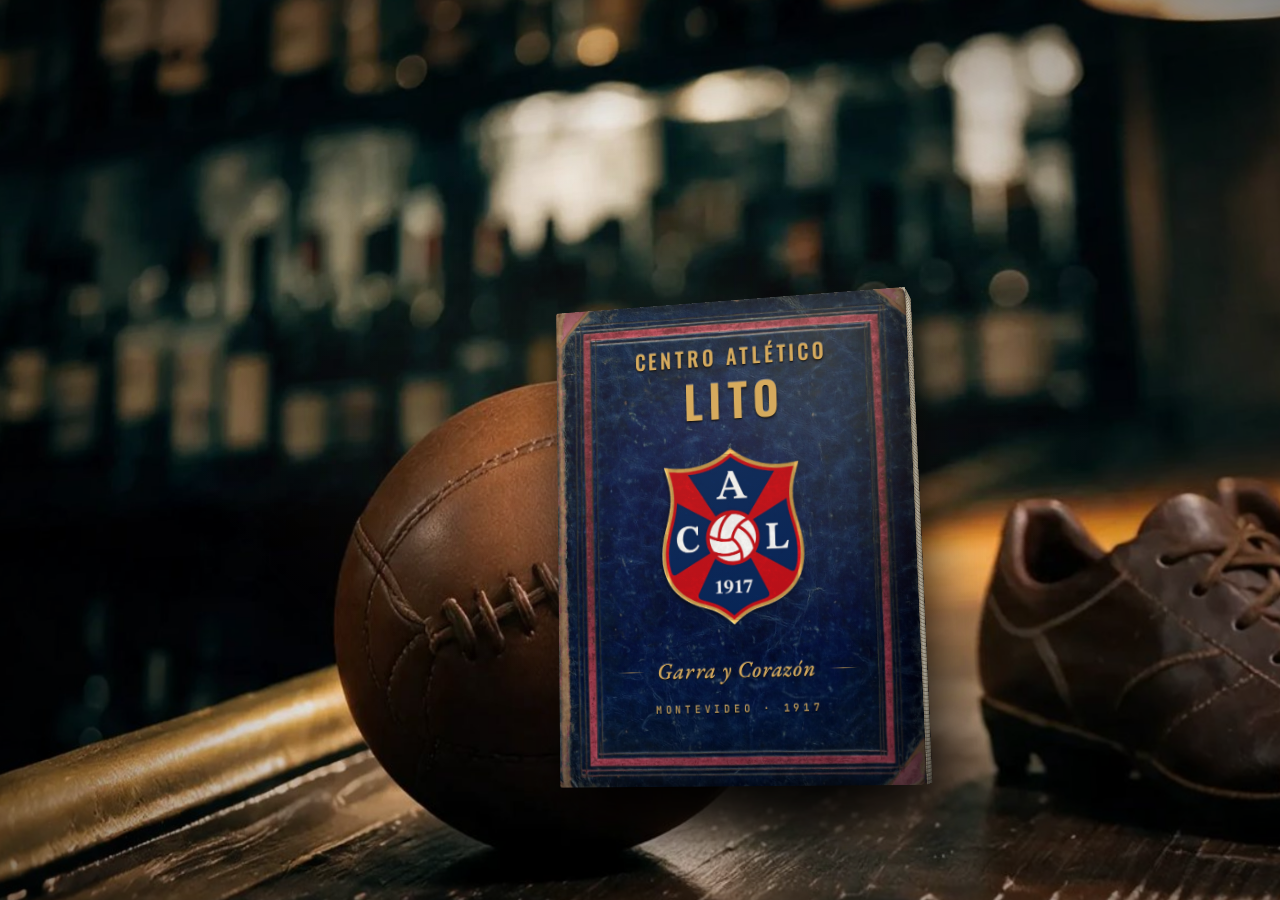
<file: index.html>
<!DOCTYPE html>
<html lang="es-UY">
<head>
<meta charset="utf-8">
<meta name="viewport" content="width=device-width, initial-scale=1">
<title>El libro del club · Centro Atlético Lito</title>
<meta name="description" content="Sitio oficial del Centro Atlético Lito: historia, plantel, fixture, noticias y socios. Montevideo, desde 1917.">
<meta name="robots" content="noindex, nofollow">
<link rel="canonical" href="https://jiconnolly.github.io/lito2/">
<meta property="og:title" content="El libro del club · Centro Atlético Lito">
<meta property="og:description" content="Sitio oficial del Centro Atlético Lito: historia, plantel, fixture, noticias y socios. Montevideo, desde 1917.">
<meta property="og:type" content="website">
<meta property="og:locale" content="es_UY">
<meta property="og:site_name" content="Centro Atlético Lito">
<meta property="og:url" content="https://jiconnolly.github.io/lito2/">
<meta property="og:image" content="https://jiconnolly.github.io/lito2/assets/img/og.png?v=2">
<meta property="og:image:width" content="1200">
<meta property="og:image:height" content="630">
<meta property="og:image:alt" content="Escudo del Centro Atlético Lito">
<meta name="twitter:card" content="summary_large_image">
<meta name="twitter:image" content="https://jiconnolly.github.io/lito2/assets/img/og.png?v=2">
<meta name="theme-color" content="#0F1A40">
<link rel="icon" href="assets/img/favicon.png?v=2">
<link rel="apple-touch-icon" href="assets/img/escudo-180.png?v=2">
<link rel="preconnect" href="https://fonts.googleapis.com">
<link rel="preconnect" href="https://fonts.gstatic.com" crossorigin>
<link href="https://fonts.googleapis.com/css2?family=Oswald:wght@300;400;500;600;700&family=EB+Garamond:ital,wght@0,400;0,500;0,600;1,400;1,500&family=Pinyon+Script&family=Manrope:wght@400;500;600;700&family=JetBrains+Mono:wght@500&display=swap" rel="stylesheet">
<link rel="stylesheet" href="assets/css/main.css">
</head>
<body>
<a class="saltar" href="#contenido">Ir al contenido</a>

<div class="escena" data-escena>
  <button class="abrir-libro" type="button" data-abrir>Abrir el libro del club</button>
  <div class="camara" data-camara>
    <div class="tablero"></div>
    <div class="mesa">
      <div class="sombra"></div>
      <div class="libro" data-libro>

      <span class="cara-lomo" aria-hidden="true"></span>
      <span class="cara-cabeza" aria-hidden="true"></span>
      <span class="cara-canto" aria-hidden="true"></span>
      <div class="contratapa" aria-hidden="true"></div>

    <div class="hoja-indice">
      <h1>El libro del club</h1>
      <p class="sello">Centro Atlético Lito · Montevideo · 1917</p>
      <div class="regla"></div>
      <ul class="indice">
        <li>
          <a href="club.html">
            <span class="romano">I</span>
            <span class="titulo">El club</span>
            <span class="apunte">De 1917 a hoy</span>
          </a>
        </li>
        <li>
          <a href="plantel.html">
            <span class="romano">II</span>
            <span class="titulo">Plantel</span>
            <span class="apunte">Primer equipo y formativas</span>
          </a>
        </li>
        <li>
          <a href="fixture.html">
            <span class="romano">III</span>
            <span class="titulo">Fixture y tabla</span>
            <span class="apunte">Domingo a domingo</span>
          </a>
        </li>
        <li>
          <a href="noticias.html">
            <span class="romano">IV</span>
            <span class="titulo">Noticias</span>
            <span class="apunte">Partes de prensa</span>
          </a>
        </li>
        <li>
          <a href="galeria.html">
            <span class="romano">V</span>
            <span class="titulo">Galería</span>
            <span class="apunte">Fotos del plantel y los partidos</span>
          </a>
        </li>
        <li>
          <a href="proyecto.html">
            <span class="romano">VI</span>
            <span class="titulo">El próximo capítulo</span>
            <span class="apunte">La cancha nueva</span>
          </a>
        </li>
        <li>
          <a href="socios.html">
            <span class="romano">VII</span>
            <span class="titulo">Hacete socio</span>
            <span class="apunte">Cuotas y alta</span>
          </a>
        </li>
        <li>
          <a href="contacto.html">
            <span class="romano">VIII</span>
            <span class="titulo">Contacto</span>
            <span class="apunte">Sede, prensa y marca</span>
          </a>
        </li>
      </ul>
      <p class="indice-pie">
        <span>Tomo del club · 2026</span>
        <a href="socios.html">Hacete socio</a>
      </p>
      <div class="marcas">
        <img src="assets/img/marcas/auf.png" alt="Asociación Uruguaya de Fútbol" width="111" height="180" loading="lazy">
        <img src="assets/img/marcas/mgr.png" alt="MGR Sport" width="342" height="110" loading="lazy">
        <img src="assets/img/marcas/enas.png" alt="ENAS" width="509" height="100" loading="lazy">
        <img src="assets/img/marcas/pinuccio.png" alt="Pinuccio Trattoria" width="279" height="130" loading="lazy">
      </div>
    </div>

    <div class="tapa">
      <span class="cara cara-frente" aria-hidden="true">
        <span class="grabado-arriba">Centro Atlético<b class="nombre">Lito</b></span>
        <img class="escudo-tapa" src="assets/img/escudo-tapa.png" alt="Escudo del Centro Atlético Lito" width="760" height="911" fetchpriority="high">
        <span class="lema">Garra y Corazón</span>
        <span class="grabado-abajo">Montevideo · 1917</span>
      </span>
      <span class="cara cara-dorso">
        <div class="cancion">
          <p class="cancion-rotulo">Canción oficial</p>
          <div class="cancion-letra">
            <p><span class="inicial">L</span>ito querido,<br>
              cuadro invencible,<br>
              fuerte, aguerrido e irresistible.</p>
            <p>Siempre Centro Lito adelante,<br>
              triunfante, triunfante,<br>
              porque tiene garra y corazón,<br>
              campeón, campeón.</p>
            <p>Que proclaman tus parciales,<br>
              que son inmortales,<br>
              tu gloria y honor.</p>
          </div>
          <p class="cancion-pie">Centro Atlético Lito · Montevideo · 1917</p>
        </div>
      </span>
    </div>

    <div class="hoja-vuelta" aria-hidden="true"></div>

      </div>
    </div>
  </div>

  </div>
</div>

<script src="assets/js/main.js"></script>
</body>
</html>
</file>
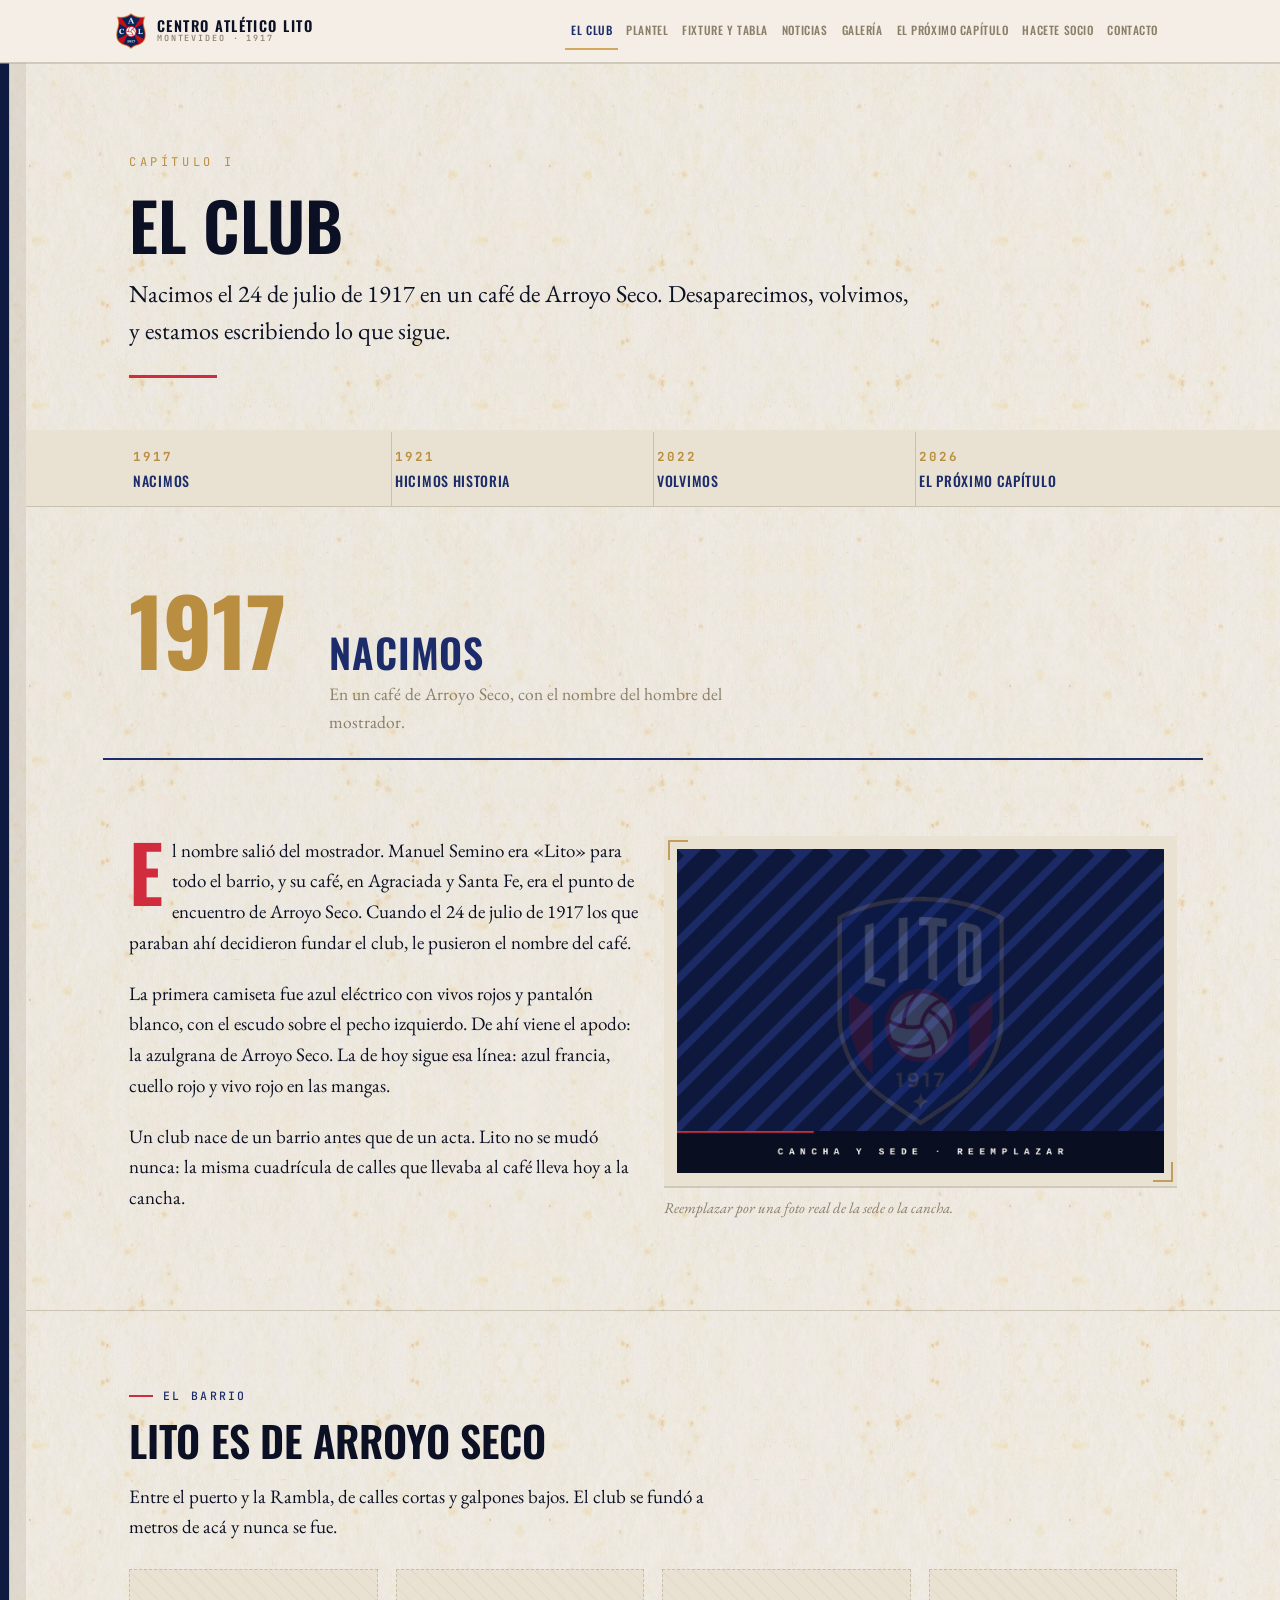
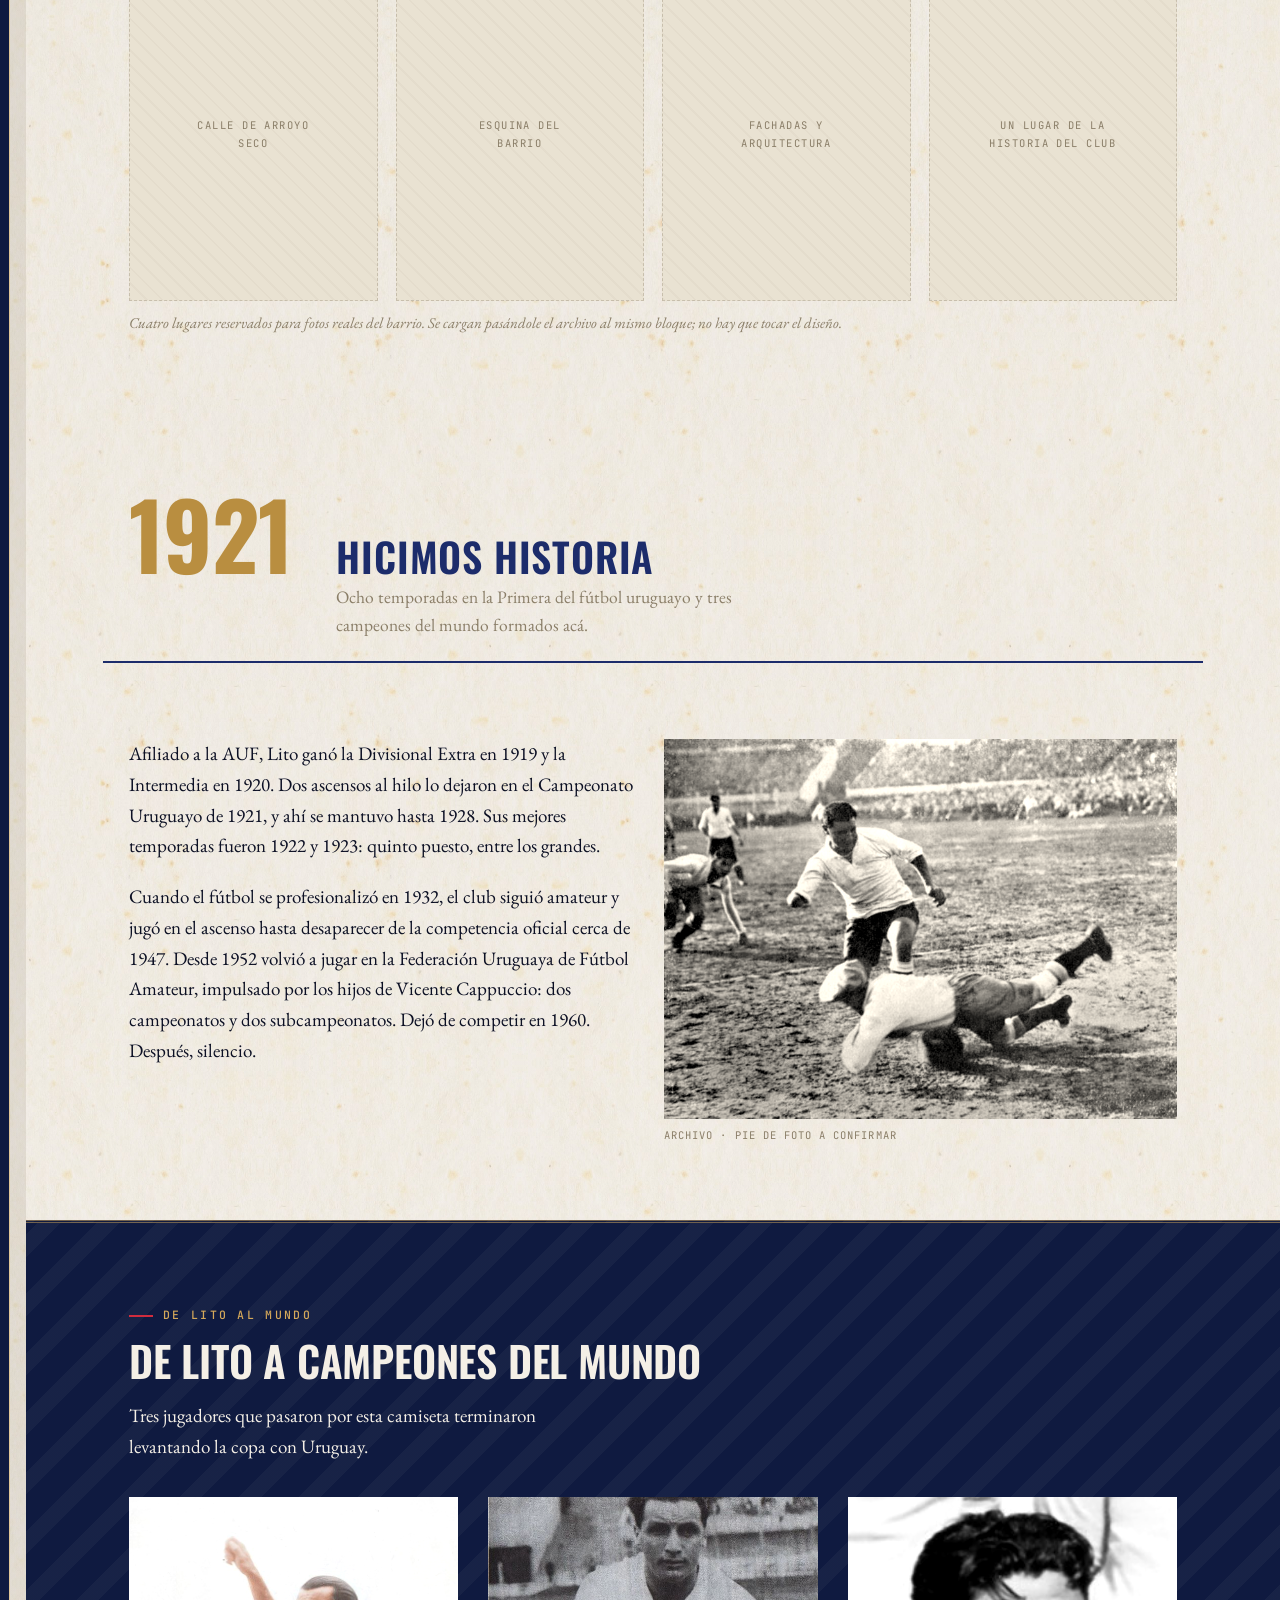
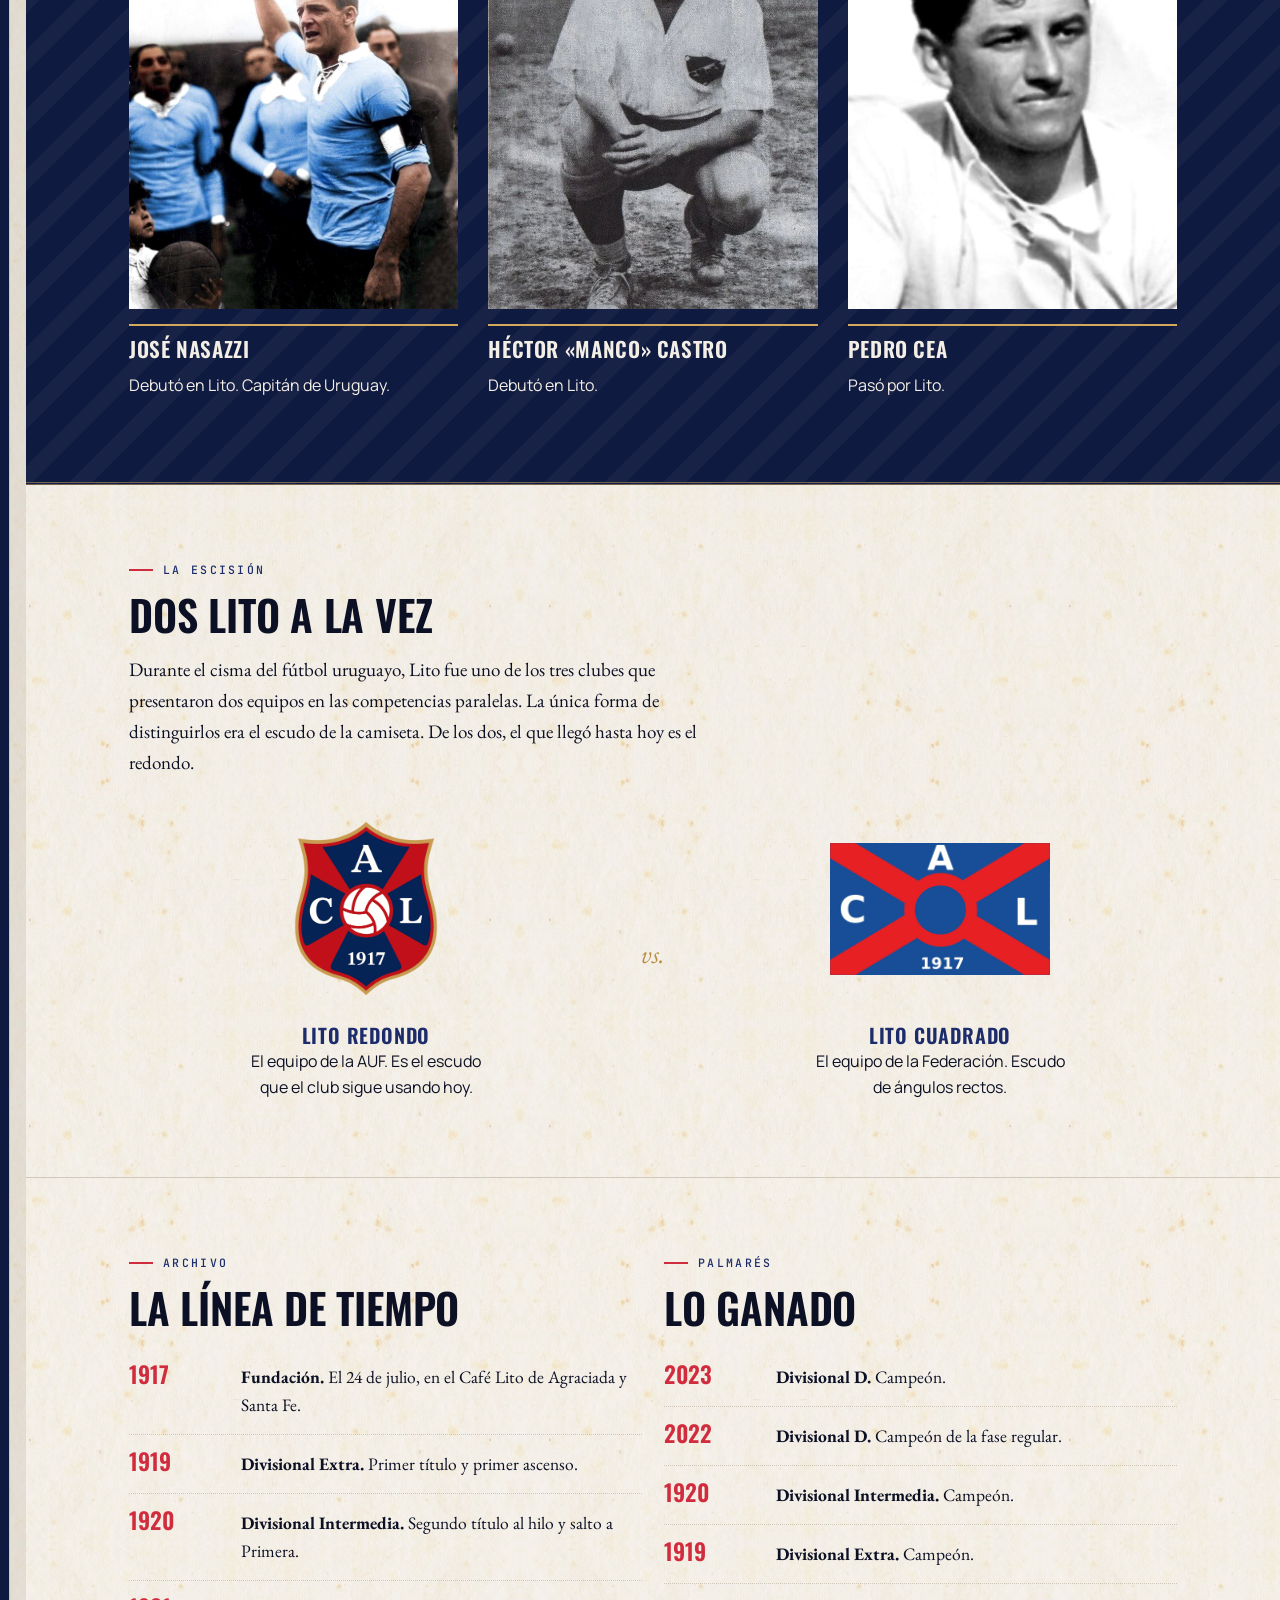
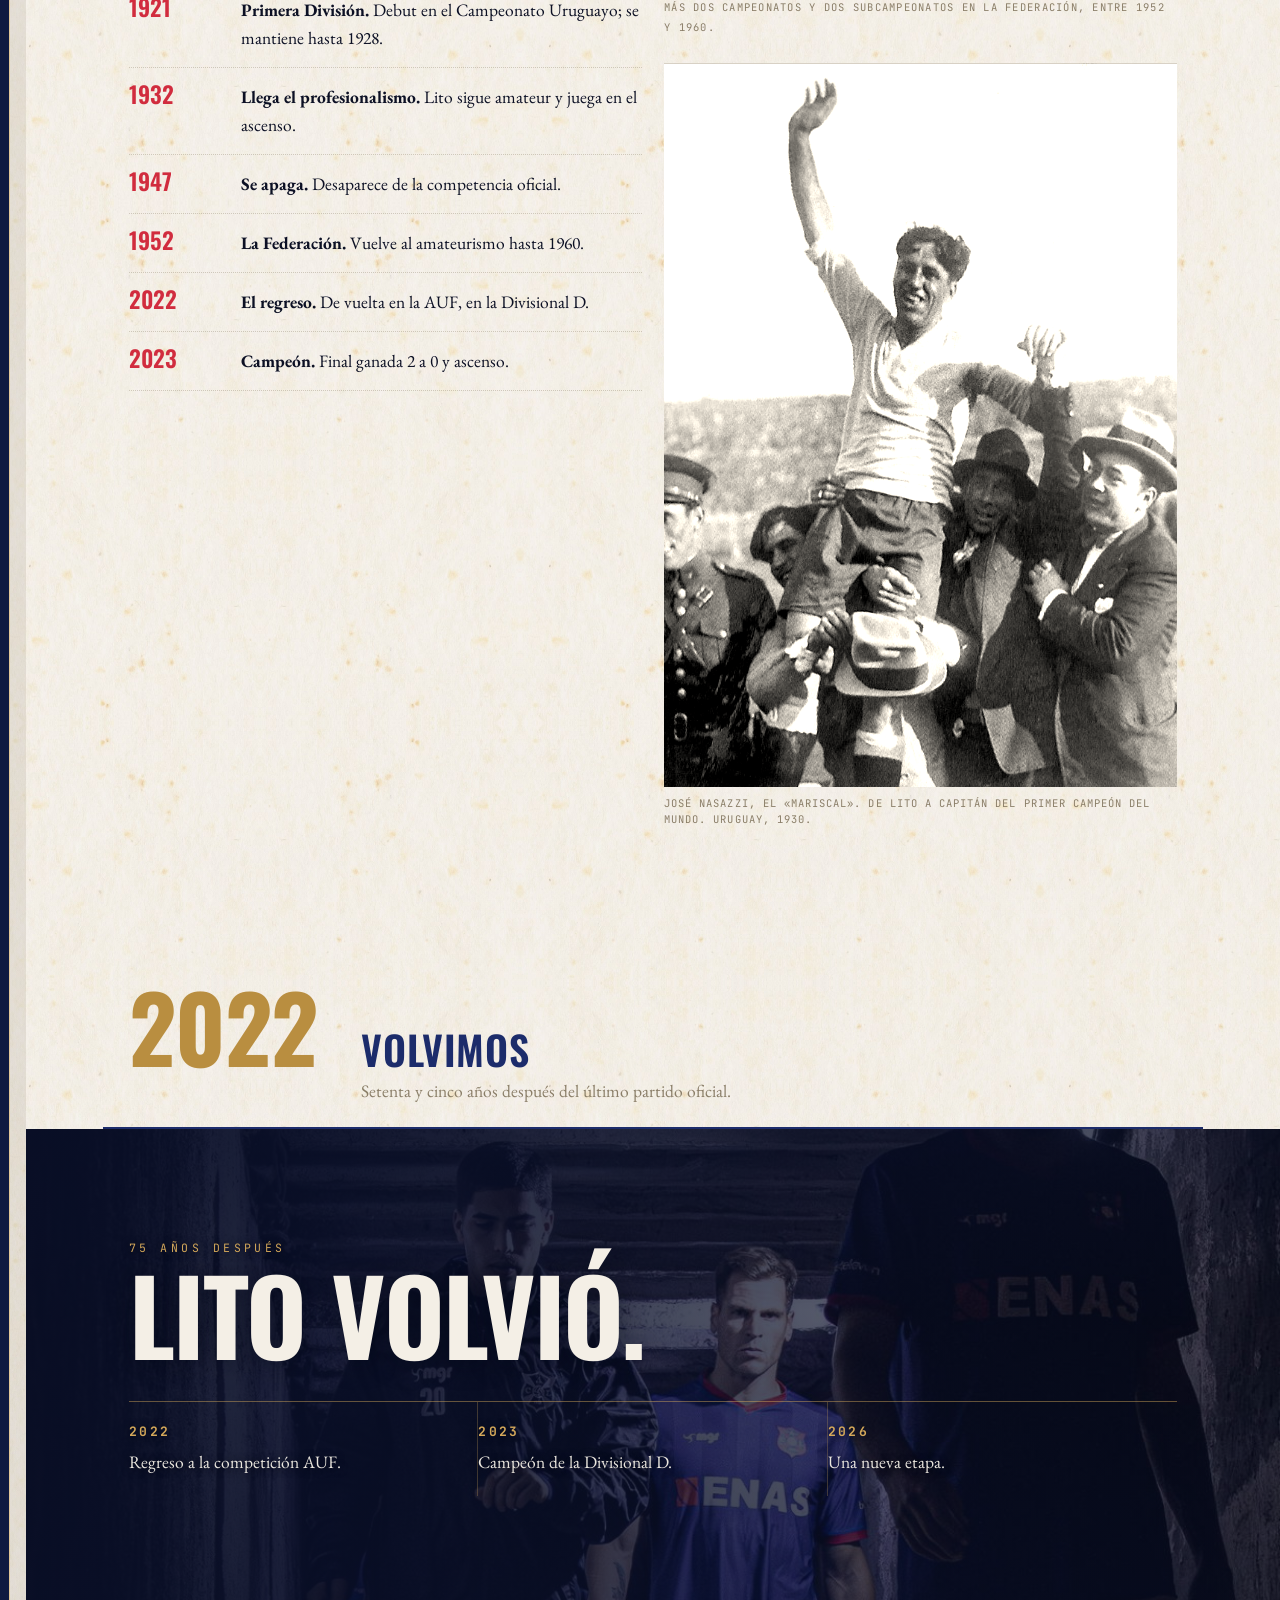
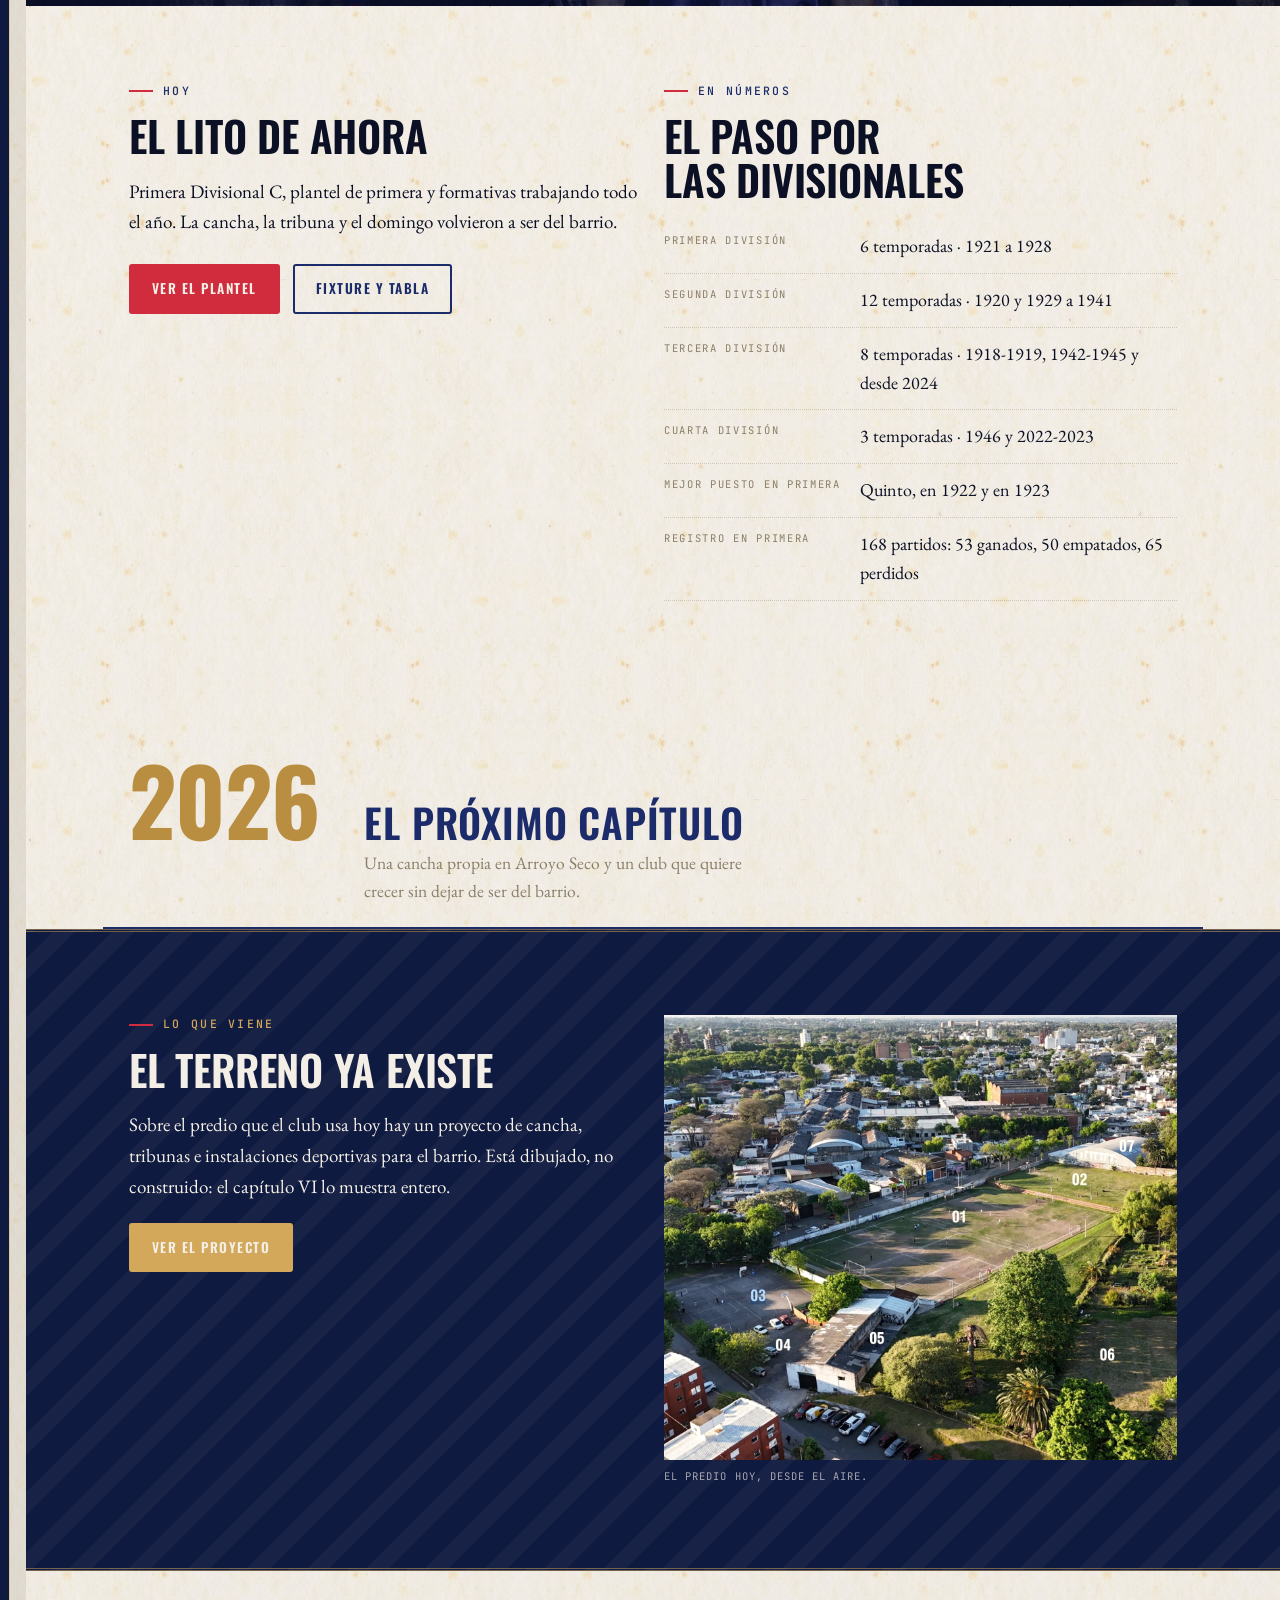
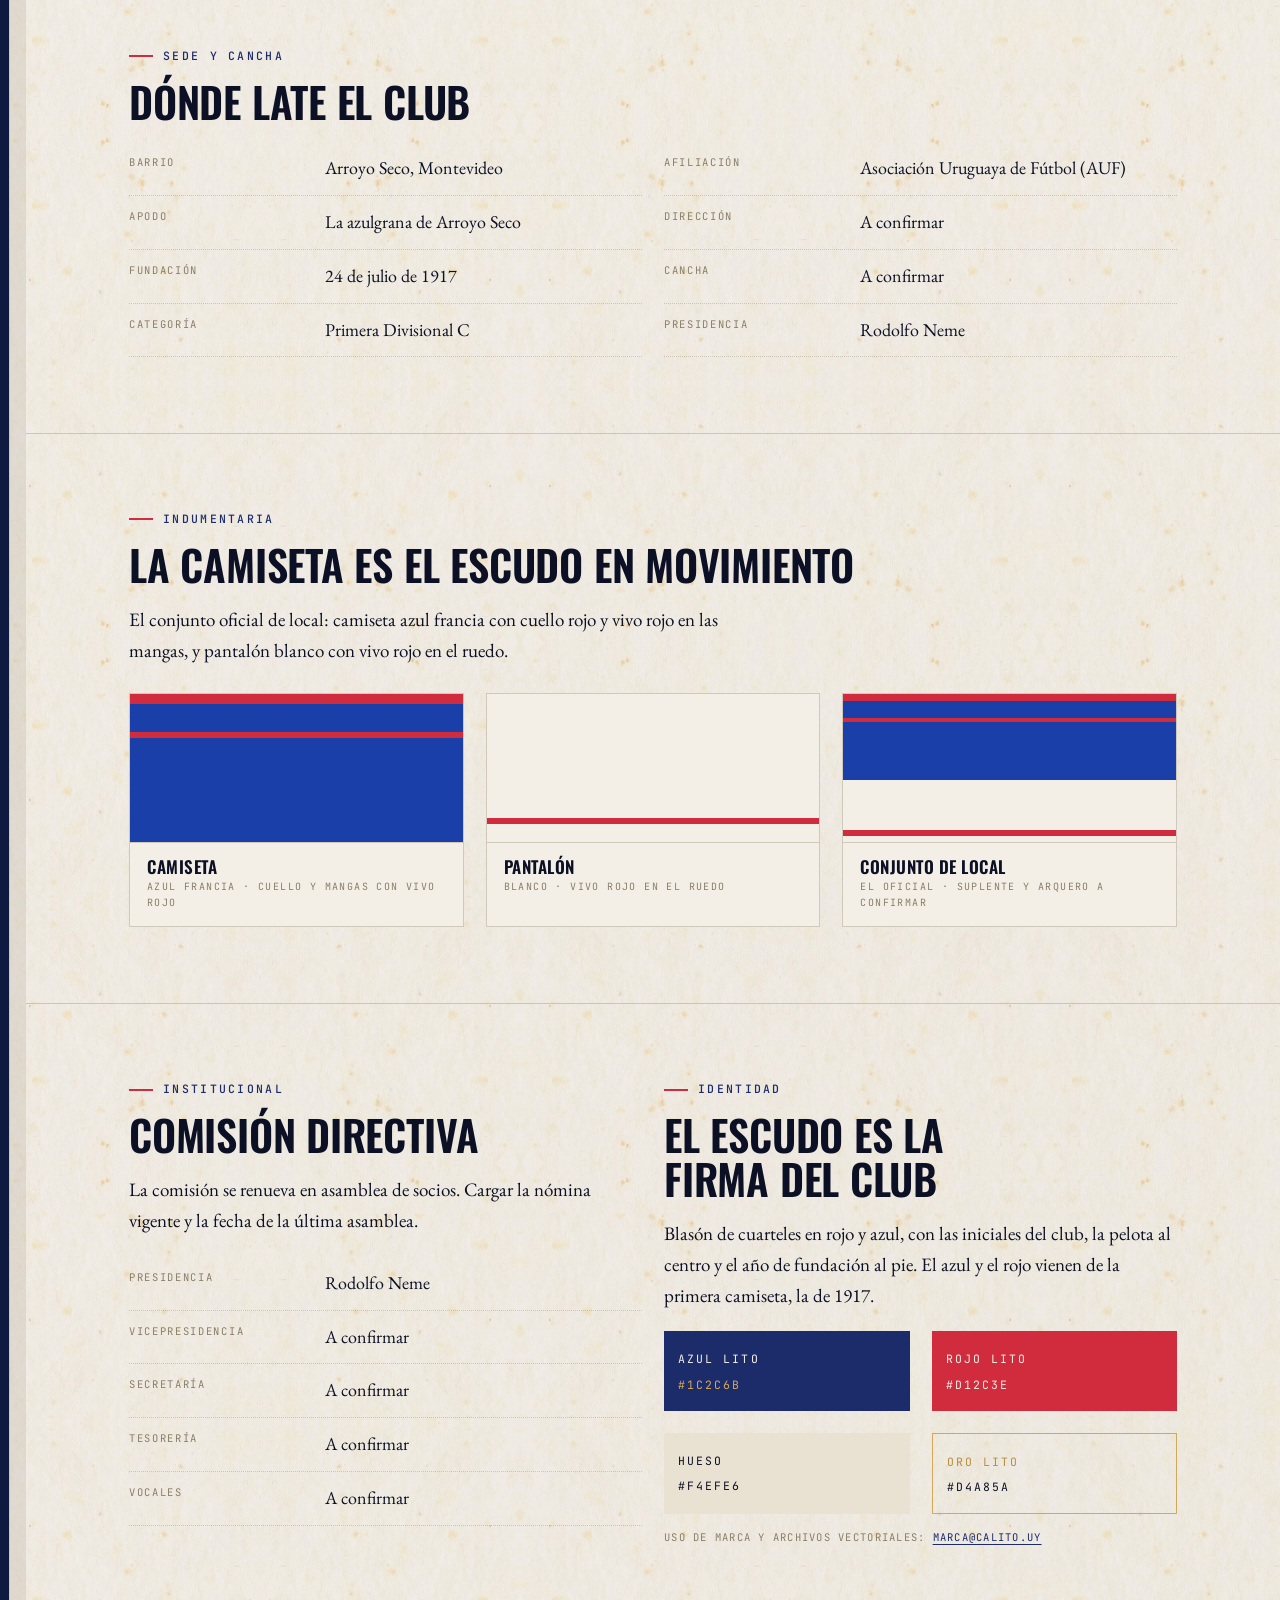
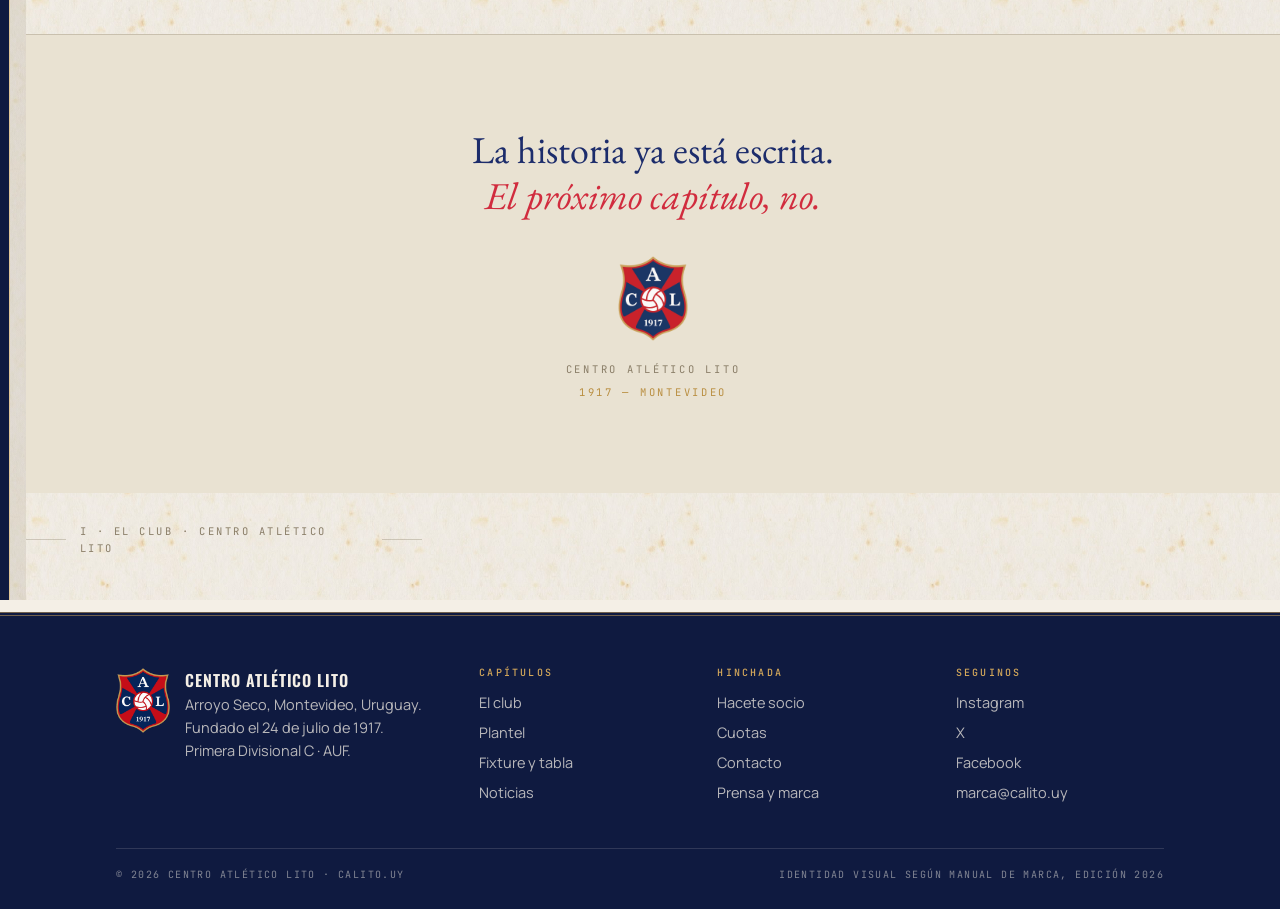
<file: club.html>
<!DOCTYPE html>
<html lang="es-UY">
<head>
<meta charset="utf-8">
<meta name="viewport" content="width=device-width, initial-scale=1">
<title>El club · Centro Atlético Lito</title>
<meta name="description" content="Historia, sede, camiseta y comisión directiva del Centro Atlético Lito, fundado en 1917 en Montevideo.">
<meta name="robots" content="noindex, nofollow">
<link rel="canonical" href="https://jiconnolly.github.io/lito2/club.html">
<meta property="og:title" content="El club · Centro Atlético Lito">
<meta property="og:description" content="Historia, sede, camiseta y comisión directiva del Centro Atlético Lito, fundado en 1917 en Montevideo.">
<meta property="og:type" content="website">
<meta property="og:locale" content="es_UY">
<meta property="og:site_name" content="Centro Atlético Lito">
<meta property="og:url" content="https://jiconnolly.github.io/lito2/club.html">
<meta property="og:image" content="https://jiconnolly.github.io/lito2/assets/img/og.png?v=2">
<meta property="og:image:width" content="1200">
<meta property="og:image:height" content="630">
<meta property="og:image:alt" content="Escudo del Centro Atlético Lito">
<meta name="twitter:card" content="summary_large_image">
<meta name="twitter:image" content="https://jiconnolly.github.io/lito2/assets/img/og.png?v=2">
<meta name="theme-color" content="#0F1A40">
<link rel="icon" href="assets/img/favicon.png?v=2">
<link rel="apple-touch-icon" href="assets/img/escudo-180.png?v=2">
<link rel="preconnect" href="https://fonts.googleapis.com">
<link rel="preconnect" href="https://fonts.gstatic.com" crossorigin>
<link href="https://fonts.googleapis.com/css2?family=Oswald:wght@300;400;500;600;700&family=EB+Garamond:ital,wght@0,400;0,500;0,600;1,400;1,500&family=Pinyon+Script&family=Manrope:wght@400;500;600;700&family=JetBrains+Mono:wght@500&display=swap" rel="stylesheet">
<link rel="stylesheet" href="assets/css/main.css">
</head>
<body>
<a class="saltar" href="#contenido">Ir al contenido</a>

<header class="cabecera">
  <div class="marco cabecera-fila">
    <a class="marca" href="index.html">
      <img src="assets/img/escudo.png" alt="" width="720" height="879">
      <span class="marca-texto">Centro Atlético Lito
        <small>Montevideo · 1917</small>
      </span>
    </a>
    <button class="menu-boton" aria-expanded="false" aria-controls="menu-principal">Capítulos</button>
    <nav class="menu" id="menu-principal" aria-label="Capítulos del libro">
        <a href="club.html" aria-current="page">El club</a>
        <a href="plantel.html">Plantel</a>
        <a href="fixture.html">Fixture y tabla</a>
        <a href="noticias.html">Noticias</a>
        <a href="galeria.html">Galería</a>
        <a href="proyecto.html">El próximo capítulo</a>
        <a href="socios.html">Hacete socio</a>
        <a href="contacto.html">Contacto</a>
    </nav>
  </div>
</header>

<main id="contenido" class="hoja">
<section class="portadilla">
  <div class="marco">
    <p class="romano-grande">Capítulo I</p>
    <h1>El club</h1>
    <p class="plomo">Nacimos el 24 de julio de 1917 en un café de Arroyo Seco. Desaparecimos, volvimos, y estamos escribiendo lo que sigue.</p>
    <div class="filete-cap"></div>
  </div>
</section>

<nav class="riel" aria-label="Los cuatro momentos del club">
  <div class="marco riel-fila">
    <a href="#nacimos"><b>1917</b><span>Nacimos</span></a>
    <a href="#historia"><b>1921</b><span>Hicimos historia</span></a>
    <a href="#volvimos"><b>2022</b><span>Volvimos</span></a>
    <a href="#proximo"><b>2026</b><span>El próximo capítulo</span></a>
  </div>
</nav>

<section class="momento" id="nacimos">
  <div class="marco momento-fila">
    <p class="momento-anio">1917</p>
    <div>
      <h2 class="momento-titulo">Nacimos</h2>
      <p class="momento-bajada">En un café de Arroyo Seco, con el nombre del hombre del mostrador.</p>
    </div>
  </div>
</section>

<section class="seccion">
  <div class="marco">
    <div class="rejilla rejilla--2">
      <div class="prosa">
        <p class="capitular">El nombre salió del mostrador. Manuel Semino era «Lito» para todo el barrio, y su café, en Agraciada y Santa Fe, era el punto de encuentro de Arroyo Seco. Cuando el 24 de julio de 1917 los que paraban ahí decidieron fundar el club, le pusieron el nombre del café.</p>
        <p>La primera camiseta fue azul eléctrico con vivos rojos y pantalón blanco, con el escudo sobre el pecho izquierdo. De ahí viene el apodo: la azulgrana de Arroyo Seco. La de hoy sigue esa línea: azul francia, cuello rojo y vivo rojo en las mangas.</p>
        <p>Un club nace de un barrio antes que de un acta. Lito no se mudó nunca: la misma cuadrícula de calles que llevaba al café lleva hoy a la cancha.</p>
      </div>
      <div>
        <figure class="foto-album" style="margin:0">
          <img src="assets/img/fotos/sede.jpg" alt="Sede y cancha del Centro Atlético Lito" width="1200" height="800" loading="lazy">
        </figure>
        <p class="epigrafe">Reemplazar por una foto real de la sede o la cancha.</p>
      </div>
    </div>
  </div>
</section>

<section class="seccion barrio">
  <div class="marco">
    <p class="cintilla">El barrio</p>
    <h2>Lito es de Arroyo Seco</h2>
    <p class="prosa">Entre el puerto y la Rambla, de calles cortas y galpones bajos. El club se fundó a metros de acá y nunca se fue.</p>
    <div class="barrio-grilla">
<figure class="hueco hueco--vacio" style="aspect-ratio:3 / 4"><span class="hueco-rotulo">Calle de Arroyo Seco</span></figure><figure class="hueco hueco--vacio" style="aspect-ratio:3 / 4"><span class="hueco-rotulo">Esquina del barrio</span></figure><figure class="hueco hueco--vacio" style="aspect-ratio:3 / 4"><span class="hueco-rotulo">Fachadas y arquitectura</span></figure><figure class="hueco hueco--vacio" style="aspect-ratio:3 / 4"><span class="hueco-rotulo">Un lugar de la historia del club</span></figure>
    </div>
    <p class="epigrafe">Cuatro lugares reservados para fotos reales del barrio. Se cargan pasándole el archivo al mismo bloque; no hay que tocar el diseño.</p>
  </div>
</section>

<section class="momento" id="historia">
  <div class="marco momento-fila">
    <p class="momento-anio">1921</p>
    <div>
      <h2 class="momento-titulo">Hicimos historia</h2>
      <p class="momento-bajada">Ocho temporadas en la Primera del fútbol uruguayo y tres campeones del mundo formados acá.</p>
    </div>
  </div>
</section>

<section class="seccion">
  <div class="marco">
    <div class="rejilla rejilla--2">
      <div class="prosa">
        <p>Afiliado a la AUF, Lito ganó la Divisional Extra en 1919 y la Intermedia en 1920. Dos ascensos al hilo lo dejaron en el Campeonato Uruguayo de 1921, y ahí se mantuvo hasta 1928. Sus mejores temporadas fueron 1922 y 1923: quinto puesto, entre los grandes.</p>
        <p>Cuando el fútbol se profesionalizó en 1932, el club siguió amateur y jugó en el ascenso hasta desaparecer de la competencia oficial cerca de 1947. Desde 1952 volvió a jugar en la Federación Uruguaya de Fútbol Amateur, impulsado por los hijos de Vicente Cappuccio: dos campeonatos y dos subcampeonatos. Dejó de competir en 1960. Después, silencio.</p>
      </div>
      <div class="archivo">
<figure class="hueco"><img src="assets/img/historia/archivo-1.jpg" alt="Fotografía de archivo del fútbol uruguayo de la época" loading="lazy"><figcaption>Archivo · pie de foto a confirmar</figcaption></figure>
      </div>
    </div>
  </div>
</section>

<section class="lamina campeones">
  <div class="marco claro">
    <p class="cintilla">De Lito al mundo</p>
    <h2>De Lito a campeones del mundo</h2>
    <p class="prosa campeones-bajada">Tres jugadores que pasaron por esta camiseta terminaron levantando la copa con Uruguay.</p>
    <div class="campeones-grilla">
      <article class="campeon">
<figure class="hueco"><img src="assets/img/historia/nasazzi.jpg" alt="Retrato de José Nasazzi" loading="lazy"></figure>
        <h3>José Nasazzi</h3>
        <p class="detalle">Debutó en Lito. Capitán de Uruguay.</p>
      </article>
      <article class="campeon">
<figure class="hueco"><img src="assets/img/historia/castro.jpg" alt="Retrato de Héctor «Manco» Castro" loading="lazy"></figure>
        <h3>Héctor «Manco» Castro</h3>
        <p class="detalle">Debutó en Lito.</p>
      </article>
      <article class="campeon">
<figure class="hueco"><img src="assets/img/historia/cea.jpg" alt="Retrato de Pedro Cea" loading="lazy"></figure>
        <h3>Pedro Cea</h3>
        <p class="detalle">Pasó por Lito.</p>
      </article>
    </div>
  </div>
</section>

<section class="seccion escision">
  <div class="marco">
    <p class="cintilla">La escisión</p>
    <h2>Dos Lito a la vez</h2>
    <p class="prosa">Durante el cisma del fútbol uruguayo, Lito fue uno de los tres clubes que presentaron dos equipos en las competencias paralelas. La única forma de distinguirlos era el escudo de la camiseta. De los dos, el que llegó hasta hoy es el redondo.</p>
    <div class="escision-fila">
      <article class="escision-lado">
<figure class="hueco"><img src="assets/img/escudo.png" alt="Escudo del Lito redondo, el de la AUF: blasón de cuarteles rojos y azules con la pelota al centro" loading="lazy"></figure>
        <h3>Lito redondo</h3>
        <p class="detalle">El equipo de la AUF. Es el escudo que el club sigue usando hoy.</p>
      </article>
      <p class="escision-versus">vs.</p>
      <article class="escision-lado">
<figure class="hueco"><img src="assets/img/historia/escudo-cuadrado.png" alt="Escudo del Lito cuadrado: cruz roja en aspa sobre fondo azul, con las iniciales C A L y el año 1917" loading="lazy"></figure>
        <h3>Lito cuadrado</h3>
        <p class="detalle">El equipo de la Federación. Escudo de ángulos rectos.</p>
      </article>
    </div>
  </div>
</section>

<section class="seccion">
  <div class="marco">
    <div class="rejilla rejilla--2">
      <div>
        <p class="cintilla">Archivo</p>
        <h2>La línea de tiempo</h2>
        <ul class="cronologia cronologia--compacta">
          <li><b>1917</b><span><strong>Fundación.</strong> El 24 de julio, en el Café Lito de Agraciada y Santa Fe.</span></li>
          <li><b>1919</b><span><strong>Divisional Extra.</strong> Primer título y primer ascenso.</span></li>
          <li><b>1920</b><span><strong>Divisional Intermedia.</strong> Segundo título al hilo y salto a Primera.</span></li>
          <li><b>1921</b><span><strong>Primera División.</strong> Debut en el Campeonato Uruguayo; se mantiene hasta 1928.</span></li>
          <li><b>1932</b><span><strong>Llega el profesionalismo.</strong> Lito sigue amateur y juega en el ascenso.</span></li>
          <li><b>1947</b><span><strong>Se apaga.</strong> Desaparece de la competencia oficial.</span></li>
          <li><b>1952</b><span><strong>La Federación.</strong> Vuelve al amateurismo hasta 1960.</span></li>
          <li><b>2022</b><span><strong>El regreso.</strong> De vuelta en la AUF, en la Divisional D.</span></li>
          <li><b>2023</b><span><strong>Campeón.</strong> Final ganada 2 a 0 y ascenso.</span></li>
        </ul>
      </div>
      <div>
        <p class="cintilla">Palmarés</p>
        <h2>Lo ganado</h2>
        <ul class="cronologia cronologia--compacta">
          <li><b>2023</b><span><strong>Divisional D.</strong> Campeón.</span></li>
          <li><b>2022</b><span><strong>Divisional D.</strong> Campeón de la fase regular.</span></li>
          <li><b>1920</b><span><strong>Divisional Intermedia.</strong> Campeón.</span></li>
          <li><b>1919</b><span><strong>Divisional Extra.</strong> Campeón.</span></li>
        </ul>
        <p class="aviso-formulario" style="margin-top:14px">Más dos campeonatos y dos subcampeonatos en la Federación, entre 1952 y 1960.</p>
        <div class="archivo" style="margin-top:26px">
<figure class="hueco"><img src="assets/img/historia/archivo-2.jpg" alt="José Nasazzi en andas después de la final del Mundial de 1930" loading="lazy"><figcaption>José Nasazzi, el «Mariscal». De Lito a capitán del primer campeón del mundo. Uruguay, 1930.</figcaption></figure>
        </div>
      </div>
    </div>
  </div>
</section>

<section class="momento" id="volvimos">
  <div class="marco momento-fila">
    <p class="momento-anio">2022</p>
    <div>
      <h2 class="momento-titulo">Volvimos</h2>
      <p class="momento-bajada">Setenta y cinco años después del último partido oficial.</p>
    </div>
  </div>
</section>

<section class="regreso">
  <div class="regreso-foto" role="presentation"></div>
  <div class="marco regreso-cuerpo">
    <p class="regreso-antetitulo">75 años después</p>
    <p class="regreso-titulo">Lito volvió.</p>
    <ol class="regreso-hitos">
      <li><b>2022</b><span>Regreso a la competición AUF.</span></li>
      <li><b>2023</b><span>Campeón de la Divisional D.</span></li>
      <li><b>2026</b><span>Una nueva etapa.</span></li>
    </ol>
  </div>
</section>

<section class="seccion">
  <div class="marco">
    <div class="rejilla rejilla--2">
      <div>
        <p class="cintilla">Hoy</p>
        <h2>El Lito de ahora</h2>
        <p class="prosa">Primera Divisional C, plantel de primera y formativas trabajando todo el año. La cancha, la tribuna y el domingo volvieron a ser del barrio.</p>
        <div class="acciones">
          <a class="boton" href="plantel.html">Ver el plantel</a>
          <a class="boton boton--fantasma" href="fixture.html">Fixture y tabla</a>
        </div>
      </div>
      <div>
        <p class="cintilla">En números</p>
        <h2>El paso por las divisionales</h2>
        <dl class="datos">
          <div><dt>Primera División</dt><dd>6 temporadas · 1921 a 1928</dd></div>
          <div><dt>Segunda División</dt><dd>12 temporadas · 1920 y 1929 a 1941</dd></div>
          <div><dt>Tercera División</dt><dd>8 temporadas · 1918-1919, 1942-1945 y desde 2024</dd></div>
          <div><dt>Cuarta División</dt><dd>3 temporadas · 1946 y 2022-2023</dd></div>
          <div><dt>Mejor puesto en Primera</dt><dd>Quinto, en 1922 y en 1923</dd></div>
          <div><dt>Registro en Primera</dt><dd>168 partidos: 53 ganados, 50 empatados, 65 perdidos</dd></div>
        </dl>
      </div>
    </div>
  </div>
</section>

<section class="momento" id="proximo">
  <div class="marco momento-fila">
    <p class="momento-anio">2026</p>
    <div>
      <h2 class="momento-titulo">El próximo capítulo</h2>
      <p class="momento-bajada">Una cancha propia en Arroyo Seco y un club que quiere crecer sin dejar de ser del barrio.</p>
    </div>
  </div>
</section>

<section class="lamina">
  <div class="marco claro">
    <div class="rejilla rejilla--2">
      <div>
        <p class="cintilla">Lo que viene</p>
        <h2>El terreno ya existe</h2>
        <p class="prosa">Sobre el predio que el club usa hoy hay un proyecto de cancha, tribunas e instalaciones deportivas para el barrio. Está dibujado, no construido: el capítulo VI lo muestra entero.</p>
        <p><a class="boton boton--oro" href="proyecto.html">Ver el proyecto</a></p>
      </div>
      <div>
        <figure class="hueco">
          <img src="assets/img/proyecto/terreno.jpg" alt="Vista aérea del predio actual del Centro Atlético Lito en Arroyo Seco" loading="lazy">
          <figcaption>El predio hoy, desde el aire.</figcaption>
        </figure>
      </div>
    </div>
  </div>
</section>

<section class="seccion">
  <div class="marco">
    <p class="cintilla">Sede y cancha</p>
    <h2>Dónde late el club</h2>
    <div class="rejilla rejilla--2">
      <dl class="datos">
        <div><dt>Barrio</dt><dd>Arroyo Seco, Montevideo</dd></div>
        <div><dt>Apodo</dt><dd>La azulgrana de Arroyo Seco</dd></div>
        <div><dt>Fundación</dt><dd>24 de julio de 1917</dd></div>
        <div><dt>Categoría</dt><dd>Primera Divisional C</dd></div>
      </dl>
      <dl class="datos">
        <div><dt>Afiliación</dt><dd>Asociación Uruguaya de Fútbol (AUF)</dd></div>
        <div><dt>Dirección</dt><dd>A confirmar</dd></div>
        <div><dt>Cancha</dt><dd>A confirmar</dd></div>
        <div><dt>Presidencia</dt><dd>Rodolfo Neme</dd></div>
      </dl>
    </div>
  </div>
</section>

<section class="seccion">
  <div class="marco">
    <p class="cintilla">Indumentaria</p>
    <h2>La camiseta es el escudo en movimiento</h2>
    <p class="prosa" style="margin-bottom:0">El conjunto oficial de local: camiseta azul francia con cuello rojo y vivo rojo en las mangas, y pantalón blanco con vivo rojo en el ruedo.</p>
    <div class="rejilla rejilla--3" style="margin-top:26px">
      <article class="camiseta">
        <div class="muestra" style="background:#1b3fa8"><i style="background:linear-gradient(180deg,var(--rojo) 0 7%,transparent 7% 26%,var(--rojo) 26% 30%,transparent 30%)"></i></div>
        <div class="rotulo"><h4>Camiseta</h4><p class="detalle">Azul francia · cuello y mangas con vivo rojo</p></div>
      </article>
      <article class="camiseta">
        <div class="muestra" style="background:var(--hueso)"><i style="background:linear-gradient(180deg,transparent 0 84%,var(--rojo) 84% 88%,transparent 88%)"></i></div>
        <div class="rotulo"><h4>Pantalón</h4><p class="detalle">Blanco · vivo rojo en el ruedo</p></div>
      </article>
      <article class="camiseta">
        <div class="muestra" style="background:linear-gradient(180deg,#1b3fa8 0 58%,var(--hueso) 58%)"><i style="background:linear-gradient(180deg,var(--rojo) 0 5%,transparent 5% 16%,var(--rojo) 16% 19%,transparent 19% 92%,var(--rojo) 92% 96%,transparent 96%)"></i></div>
        <div class="rotulo"><h4>Conjunto de local</h4><p class="detalle">El oficial · suplente y arquero a confirmar</p></div>
      </article>
    </div>
  </div>
</section>

<section class="seccion">
  <div class="marco">
    <div class="rejilla rejilla--2">
      <div>
        <p class="cintilla">Institucional</p>
        <h2>Comisión directiva</h2>
        <p class="prosa">La comisión se renueva en asamblea de socios. Cargar la nómina vigente y la fecha de la última asamblea.</p>
        <dl class="datos">
          <div><dt>Presidencia</dt><dd>Rodolfo Neme</dd></div>
          <div><dt>Vicepresidencia</dt><dd>A confirmar</dd></div>
          <div><dt>Secretaría</dt><dd>A confirmar</dd></div>
          <div><dt>Tesorería</dt><dd>A confirmar</dd></div>
          <div><dt>Vocales</dt><dd>A confirmar</dd></div>
        </dl>
      </div>
      <div>
        <p class="cintilla">Identidad</p>
        <h2>El escudo es la firma del club</h2>
        <p class="prosa">Blasón de cuarteles en rojo y azul, con las iniciales del club, la pelota al centro y el año de fundación al pie. El azul y el rojo vienen de la primera camiseta, la de 1917.</p>
        <div class="rejilla rejilla--4" style="margin-top:18px">
          <div style="background:var(--azul);color:var(--hueso);padding:14px"><span class="mono">Azul Lito</span><br><span class="mono" style="color:var(--oro)">#1C2C6B</span></div>
          <div style="background:var(--rojo);color:var(--hueso);padding:14px"><span class="mono">Rojo Lito</span><br><span class="mono">#D12C3E</span></div>
          <div style="background:var(--hueso-80);color:var(--tinta);padding:14px"><span class="mono">Hueso</span><br><span class="mono">#F4EFE6</span></div>
          <div style="border:1px solid var(--oro);color:var(--tinta);padding:14px"><span class="mono" style="color:var(--oro-80)">Oro Lito</span><br><span class="mono">#D4A85A</span></div>
        </div>
        <p class="aviso-formulario" style="margin-top:14px">Uso de marca y archivos vectoriales: <a href="mailto:marca@calito.uy">marca@calito.uy</a></p>
      </div>
    </div>
  </div>
</section>

<section class="cierre">
  <div class="marco">
    <p class="cierre-frase">La historia ya está escrita.<br><em>El próximo capítulo, no.</em></p>
    <img class="cierre-escudo" src="assets/img/escudo.png" alt="" width="720" height="879" loading="lazy">
    <p class="cierre-firma">Centro Atlético Lito<span>1917 — Montevideo</span></p>
  </div>
</section>
<p class="folio"><i></i> I · El club · Centro Atlético Lito <i></i></p>
</main>

<footer class="pie">
  <div class="marco">
    <div class="pie-grilla">
      <div class="pie-escudo">
        <img src="assets/img/escudo.png" alt="" width="720" height="879" loading="lazy">
        <div>
          <strong>Centro Atlético Lito</strong><br>
          Arroyo Seco, Montevideo, Uruguay.<br>
          Fundado el 24 de julio de 1917.<br>
          Primera Divisional C · AUF.
        </div>
      </div>
      <div>
        <h4>Capítulos</h4>
        <ul>
          <li><a href="club.html">El club</a></li>
          <li><a href="plantel.html">Plantel</a></li>
          <li><a href="fixture.html">Fixture y tabla</a></li>
          <li><a href="noticias.html">Noticias</a></li>
        </ul>
      </div>
      <div>
        <h4>Hinchada</h4>
        <ul>
          <li><a href="socios.html">Hacete socio</a></li>
          <li><a href="socios.html#cuotas">Cuotas</a></li>
          <li><a href="contacto.html">Contacto</a></li>
          <li><a href="contacto.html#prensa">Prensa y marca</a></li>
        </ul>
      </div>
      <div>
        <h4>Seguinos</h4>
        <ul>
          <li><a href="https://instagram.com/calito.uy" rel="noopener">Instagram</a></li>
          <li><a href="https://x.com/calito_uy" rel="noopener">X</a></li>
          <li><a href="https://facebook.com/calito.uy" rel="noopener">Facebook</a></li>
          <li><a href="mailto:marca@calito.uy">marca@calito.uy</a></li>
        </ul>
      </div>
    </div>
    <div class="pie-legal">
      <span>© <span data-anio>2026</span> Centro Atlético Lito · calito.uy</span>
      <span>Identidad visual según Manual de Marca, edición 2026</span>
    </div>
  </div>
</footer>

<script src="assets/js/main.js"></script>
</body>
</html>
</file>
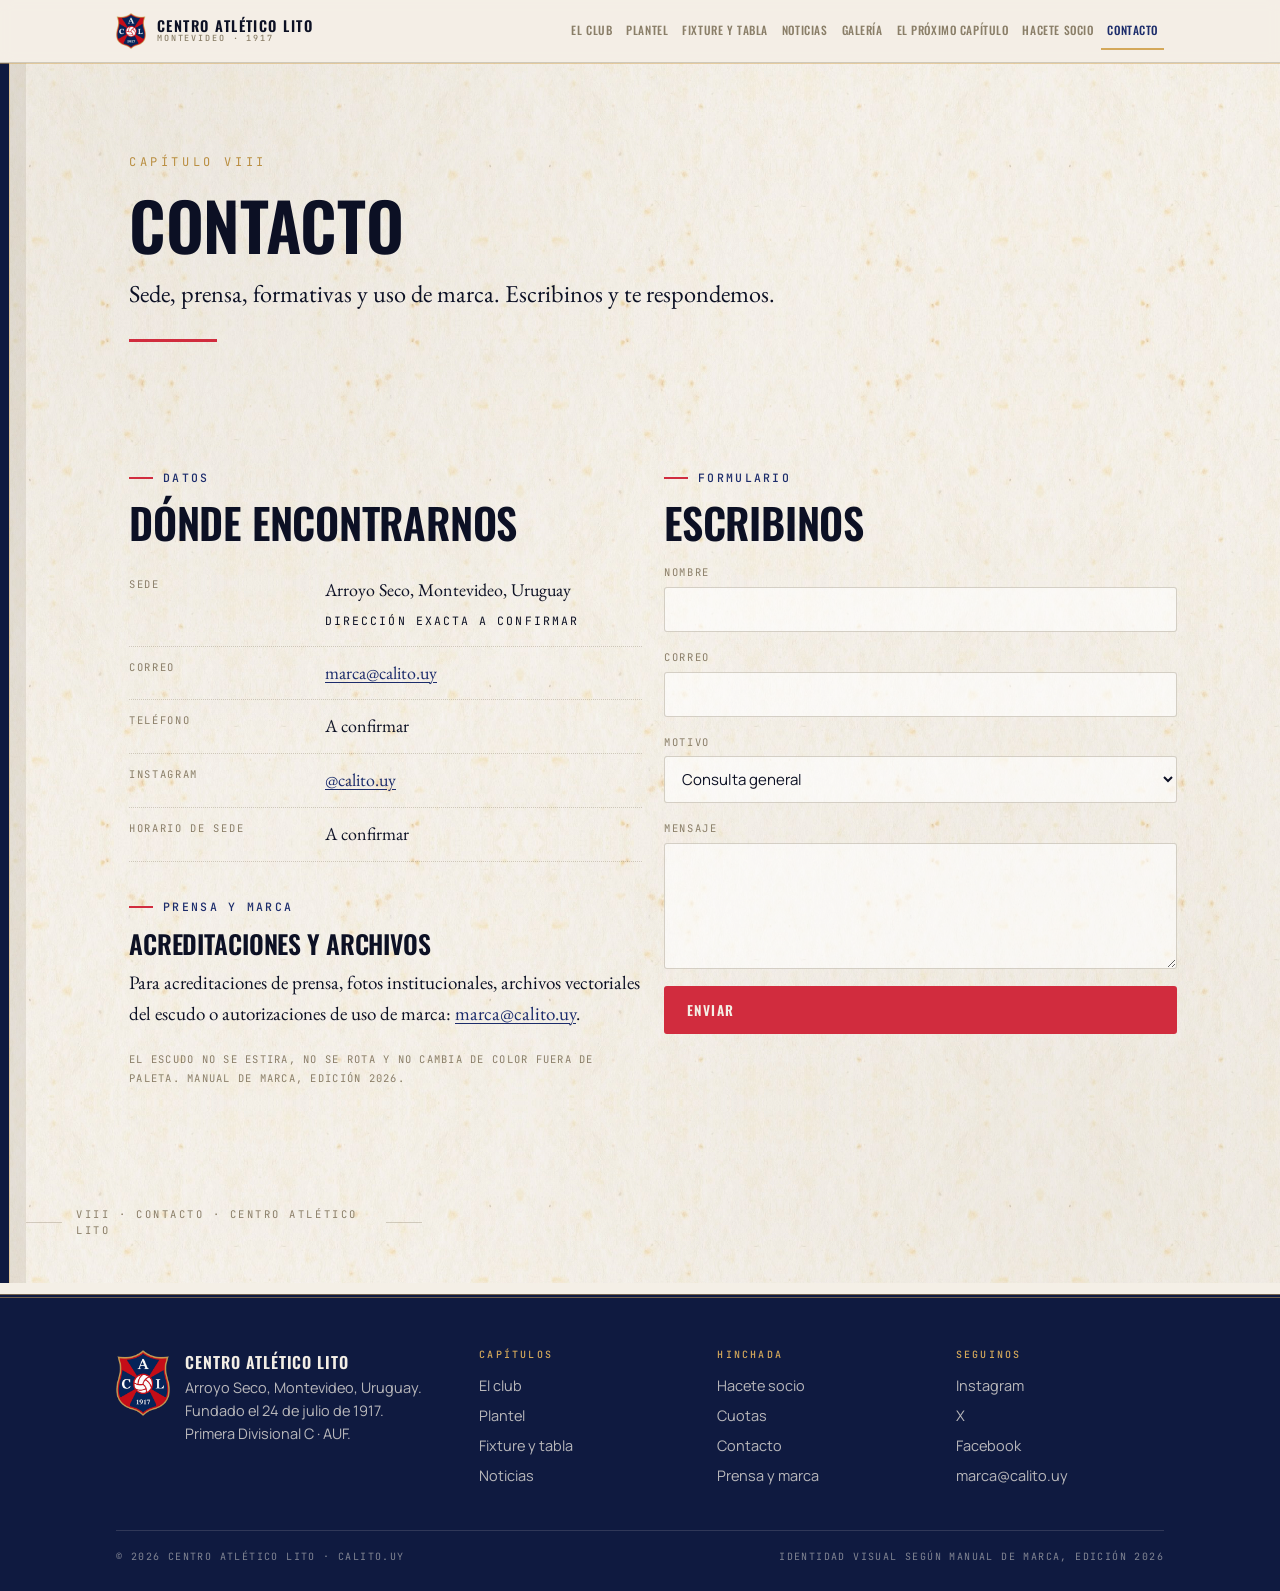
<file: contacto.html>
<!DOCTYPE html>
<html lang="es-UY">
<head>
<meta charset="utf-8">
<meta name="viewport" content="width=device-width, initial-scale=1">
<title>Contacto · Centro Atlético Lito</title>
<meta name="description" content="Datos de contacto, prensa y uso de marca del Centro Atlético Lito.">
<meta name="robots" content="noindex, nofollow">
<link rel="canonical" href="https://jiconnolly.github.io/lito2/contacto.html">
<meta property="og:title" content="Contacto · Centro Atlético Lito">
<meta property="og:description" content="Datos de contacto, prensa y uso de marca del Centro Atlético Lito.">
<meta property="og:type" content="website">
<meta property="og:locale" content="es_UY">
<meta property="og:site_name" content="Centro Atlético Lito">
<meta property="og:url" content="https://jiconnolly.github.io/lito2/contacto.html">
<meta property="og:image" content="https://jiconnolly.github.io/lito2/assets/img/og.png?v=2">
<meta property="og:image:width" content="1200">
<meta property="og:image:height" content="630">
<meta property="og:image:alt" content="Escudo del Centro Atlético Lito">
<meta name="twitter:card" content="summary_large_image">
<meta name="twitter:image" content="https://jiconnolly.github.io/lito2/assets/img/og.png?v=2">
<meta name="theme-color" content="#0F1A40">
<link rel="icon" href="assets/img/favicon.png?v=2">
<link rel="apple-touch-icon" href="assets/img/escudo-180.png?v=2">
<link rel="preconnect" href="https://fonts.googleapis.com">
<link rel="preconnect" href="https://fonts.gstatic.com" crossorigin>
<link href="https://fonts.googleapis.com/css2?family=Oswald:wght@300;400;500;600;700&family=EB+Garamond:ital,wght@0,400;0,500;0,600;1,400;1,500&family=Pinyon+Script&family=Manrope:wght@400;500;600;700&family=JetBrains+Mono:wght@500&display=swap" rel="stylesheet">
<link rel="stylesheet" href="assets/css/main.css">
</head>
<body>
<a class="saltar" href="#contenido">Ir al contenido</a>

<header class="cabecera">
  <div class="marco cabecera-fila">
    <a class="marca" href="index.html">
      <img src="assets/img/escudo.png" alt="" width="720" height="879">
      <span class="marca-texto">Centro Atlético Lito
        <small>Montevideo · 1917</small>
      </span>
    </a>
    <button class="menu-boton" aria-expanded="false" aria-controls="menu-principal">Capítulos</button>
    <nav class="menu" id="menu-principal" aria-label="Capítulos del libro">
        <a href="club.html">El club</a>
        <a href="plantel.html">Plantel</a>
        <a href="fixture.html">Fixture y tabla</a>
        <a href="noticias.html">Noticias</a>
        <a href="galeria.html">Galería</a>
        <a href="proyecto.html">El próximo capítulo</a>
        <a href="socios.html">Hacete socio</a>
        <a href="contacto.html" aria-current="page">Contacto</a>
    </nav>
  </div>
</header>

<main id="contenido" class="hoja">
<section class="portadilla">
  <div class="marco">
    <p class="romano-grande">Capítulo VIII</p>
    <h1>Contacto</h1>
    <p class="plomo">Sede, prensa, formativas y uso de marca. Escribinos y te respondemos.</p>
    <div class="filete-cap"></div>
  </div>
</section>

<section class="seccion">
  <div class="marco">
    <div class="rejilla rejilla--2">
      <div>
        <p class="cintilla">Datos</p>
        <h2>Dónde encontrarnos</h2>
        <dl class="datos">
          <div><dt>Sede</dt><dd>Arroyo Seco, Montevideo, Uruguay<br><span class="mono">Dirección exacta a confirmar</span></dd></div>
          <div><dt>Correo</dt><dd><a href="mailto:marca@calito.uy">marca@calito.uy</a></dd></div>
          <div><dt>Teléfono</dt><dd>A confirmar</dd></div>
          <div><dt>Instagram</dt><dd><a href="https://instagram.com/calito.uy" rel="noopener">@calito.uy</a></dd></div>
          <div><dt>Horario de sede</dt><dd>A confirmar</dd></div>
        </dl>

        <div id="prensa" style="margin-top:36px">
          <p class="cintilla">Prensa y marca</p>
          <h3>Acreditaciones y archivos</h3>
          <p class="prosa">Para acreditaciones de prensa, fotos institucionales, archivos vectoriales del escudo o autorizaciones de uso de marca: <a href="mailto:marca@calito.uy">marca@calito.uy</a>.</p>
          <p class="aviso-formulario">El escudo no se estira, no se rota y no cambia de color fuera de paleta. Manual de marca, edición 2026.</p>
        </div>
      </div>
      <div>
        <p class="cintilla">Formulario</p>
        <h2>Escribinos</h2>
        <form class="formulario" data-sin-backend="marca@calito.uy">
          <div class="campo"><label for="c-nombre">Nombre</label><input id="c-nombre" name="nombre" type="text" autocomplete="name" required></div>
          <div class="campo"><label for="c-correo">Correo</label><input id="c-correo" name="correo" type="email" autocomplete="email" required></div>
          <div class="campo">
            <label for="c-motivo">Motivo</label>
            <select id="c-motivo" name="motivo"><option>Consulta general</option><option>Socios</option><option>Formativas</option><option>Prensa</option><option>Sponsors</option></select>
          </div>
          <div class="campo"><label for="c-mensaje">Mensaje</label><textarea id="c-mensaje" name="mensaje" required></textarea></div>
          <button class="boton" type="submit">Enviar</button>
          <p class="aviso-formulario" data-respuesta hidden></p>
        </form>
      </div>
    </div>
  </div>
</section>
<p class="folio"><i></i> VIII · Contacto · Centro Atlético Lito <i></i></p>
</main>

<footer class="pie">
  <div class="marco">
    <div class="pie-grilla">
      <div class="pie-escudo">
        <img src="assets/img/escudo.png" alt="" width="720" height="879" loading="lazy">
        <div>
          <strong>Centro Atlético Lito</strong><br>
          Arroyo Seco, Montevideo, Uruguay.<br>
          Fundado el 24 de julio de 1917.<br>
          Primera Divisional C · AUF.
        </div>
      </div>
      <div>
        <h4>Capítulos</h4>
        <ul>
          <li><a href="club.html">El club</a></li>
          <li><a href="plantel.html">Plantel</a></li>
          <li><a href="fixture.html">Fixture y tabla</a></li>
          <li><a href="noticias.html">Noticias</a></li>
        </ul>
      </div>
      <div>
        <h4>Hinchada</h4>
        <ul>
          <li><a href="socios.html">Hacete socio</a></li>
          <li><a href="socios.html#cuotas">Cuotas</a></li>
          <li><a href="contacto.html">Contacto</a></li>
          <li><a href="contacto.html#prensa">Prensa y marca</a></li>
        </ul>
      </div>
      <div>
        <h4>Seguinos</h4>
        <ul>
          <li><a href="https://instagram.com/calito.uy" rel="noopener">Instagram</a></li>
          <li><a href="https://x.com/calito_uy" rel="noopener">X</a></li>
          <li><a href="https://facebook.com/calito.uy" rel="noopener">Facebook</a></li>
          <li><a href="mailto:marca@calito.uy">marca@calito.uy</a></li>
        </ul>
      </div>
    </div>
    <div class="pie-legal">
      <span>© <span data-anio>2026</span> Centro Atlético Lito · calito.uy</span>
      <span>Identidad visual según Manual de Marca, edición 2026</span>
    </div>
  </div>
</footer>

<script src="assets/js/main.js"></script>
</body>
</html>
</file>
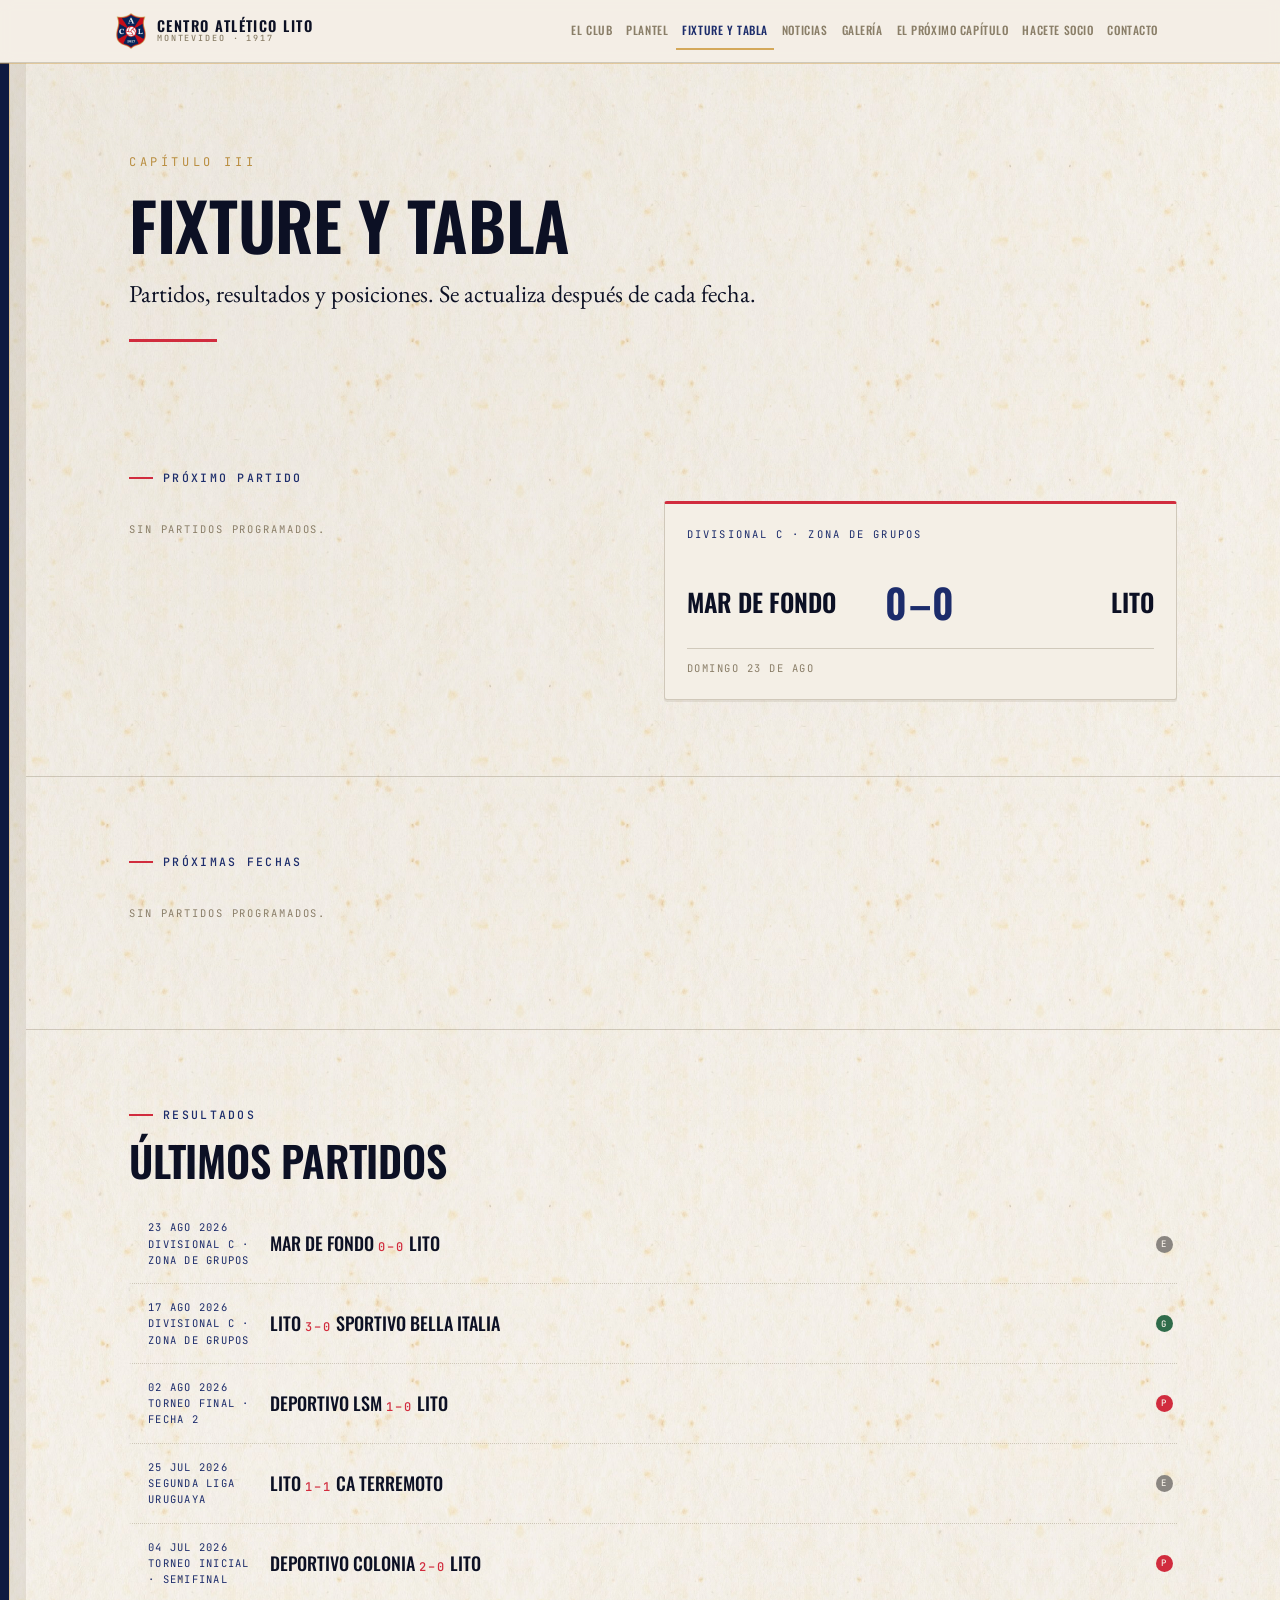
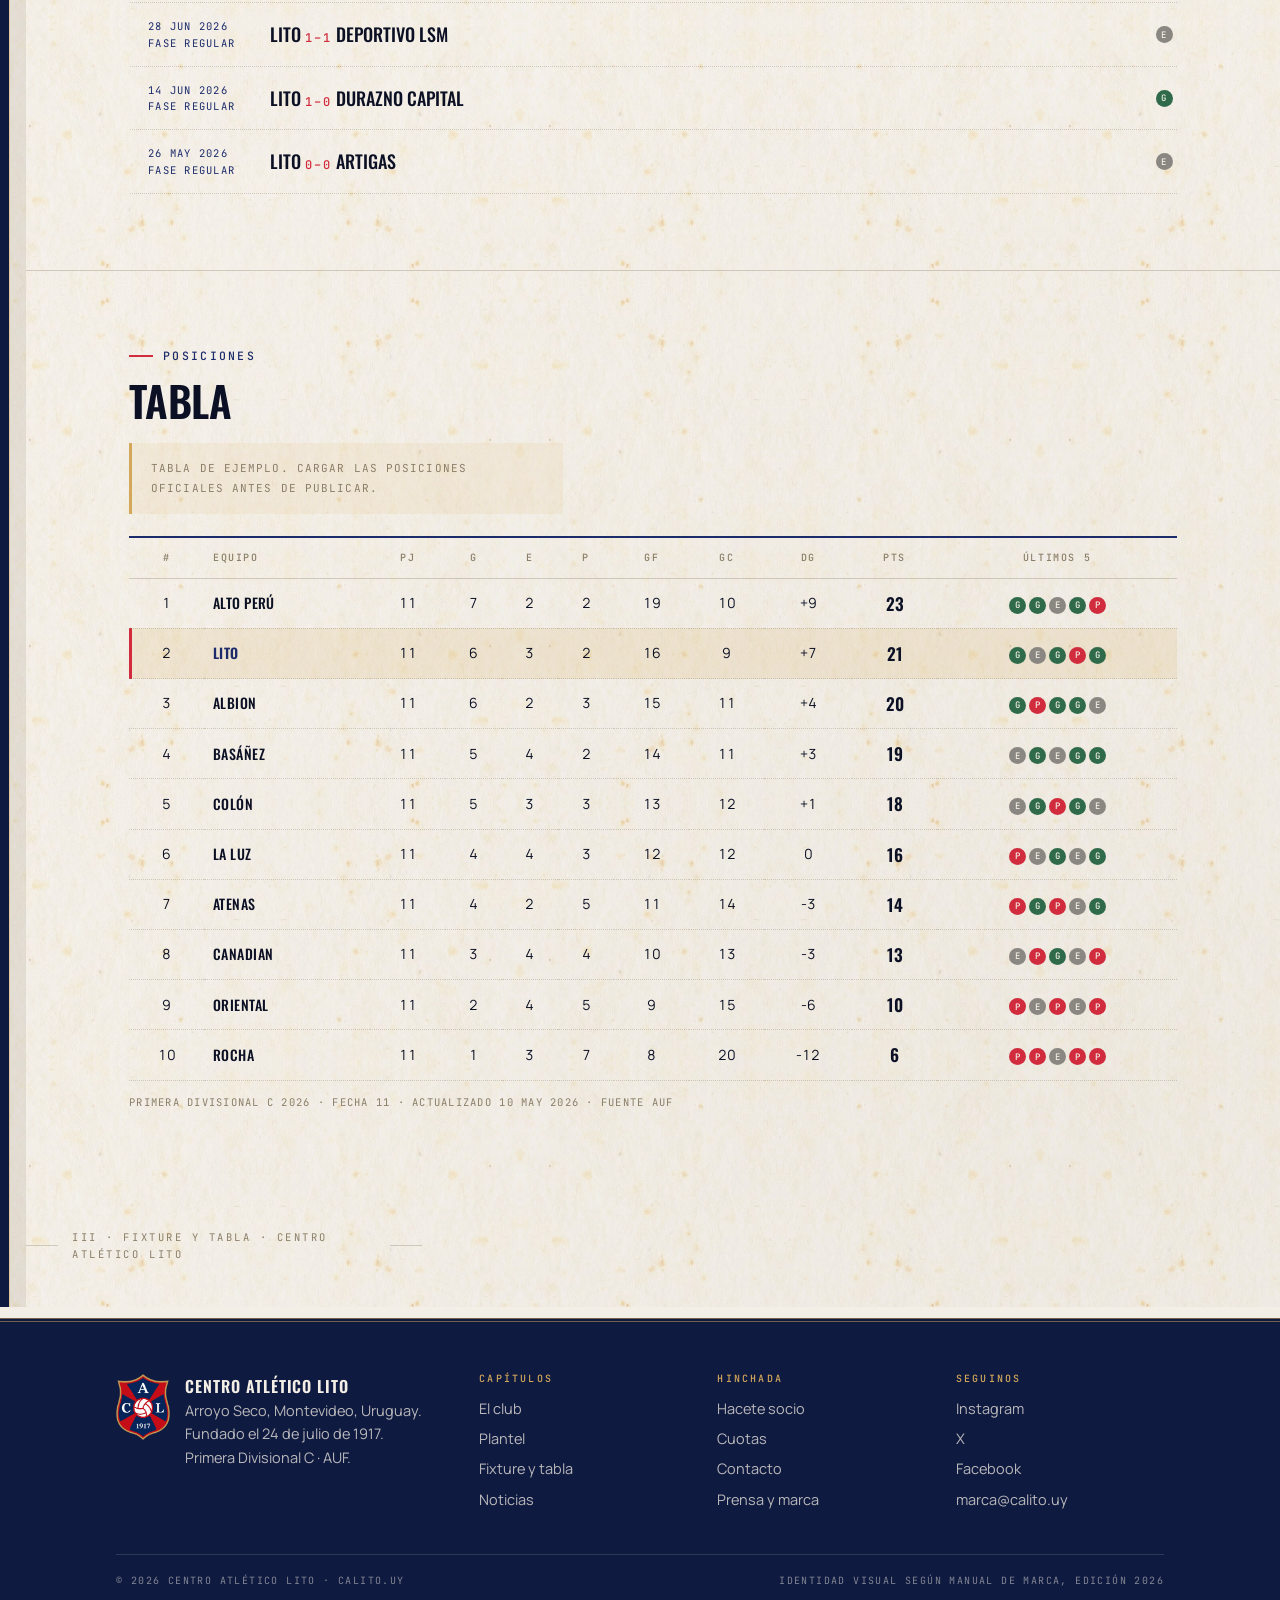
<file: fixture.html>
<!DOCTYPE html>
<html lang="es-UY">
<head>
<meta charset="utf-8">
<meta name="viewport" content="width=device-width, initial-scale=1">
<title>Fixture y tabla · Centro Atlético Lito</title>
<meta name="description" content="Próximos partidos, resultados y tabla de posiciones del Centro Atlético Lito.">
<meta name="robots" content="noindex, nofollow">
<link rel="canonical" href="https://jiconnolly.github.io/lito2/fixture.html">
<meta property="og:title" content="Fixture y tabla · Centro Atlético Lito">
<meta property="og:description" content="Próximos partidos, resultados y tabla de posiciones del Centro Atlético Lito.">
<meta property="og:type" content="website">
<meta property="og:locale" content="es_UY">
<meta property="og:site_name" content="Centro Atlético Lito">
<meta property="og:url" content="https://jiconnolly.github.io/lito2/fixture.html">
<meta property="og:image" content="https://jiconnolly.github.io/lito2/assets/img/og.png?v=2">
<meta property="og:image:width" content="1200">
<meta property="og:image:height" content="630">
<meta property="og:image:alt" content="Escudo del Centro Atlético Lito">
<meta name="twitter:card" content="summary_large_image">
<meta name="twitter:image" content="https://jiconnolly.github.io/lito2/assets/img/og.png?v=2">
<meta name="theme-color" content="#0F1A40">
<link rel="icon" href="assets/img/favicon.png?v=2">
<link rel="apple-touch-icon" href="assets/img/escudo-180.png?v=2">
<link rel="preconnect" href="https://fonts.googleapis.com">
<link rel="preconnect" href="https://fonts.gstatic.com" crossorigin>
<link href="https://fonts.googleapis.com/css2?family=Oswald:wght@300;400;500;600;700&family=EB+Garamond:ital,wght@0,400;0,500;0,600;1,400;1,500&family=Pinyon+Script&family=Manrope:wght@400;500;600;700&family=JetBrains+Mono:wght@500&display=swap" rel="stylesheet">
<link rel="stylesheet" href="assets/css/main.css">
</head>
<body>
<a class="saltar" href="#contenido">Ir al contenido</a>

<header class="cabecera">
  <div class="marco cabecera-fila">
    <a class="marca" href="index.html">
      <img src="assets/img/escudo.png" alt="" width="720" height="879">
      <span class="marca-texto">Centro Atlético Lito
        <small>Montevideo · 1917</small>
      </span>
    </a>
    <button class="menu-boton" aria-expanded="false" aria-controls="menu-principal">Capítulos</button>
    <nav class="menu" id="menu-principal" aria-label="Capítulos del libro">
        <a href="club.html">El club</a>
        <a href="plantel.html">Plantel</a>
        <a href="fixture.html" aria-current="page">Fixture y tabla</a>
        <a href="noticias.html">Noticias</a>
        <a href="galeria.html">Galería</a>
        <a href="proyecto.html">El próximo capítulo</a>
        <a href="socios.html">Hacete socio</a>
        <a href="contacto.html">Contacto</a>
    </nav>
  </div>
</header>

<main id="contenido" class="hoja">
<section class="portadilla">
  <div class="marco">
    <p class="romano-grande">Capítulo III</p>
    <h1>Fixture y tabla</h1>
    <p class="plomo">Partidos, resultados y posiciones. Se actualiza después de cada fecha.</p>
    <div class="filete-cap"></div>
  </div>
</section>

<section class="seccion">
  <div class="marco">
    <p class="cintilla">Próximo partido</p>
    <div class="rejilla rejilla--2">
      <div data-partidos="proximo"><p class="cargando">Cargando…</p></div>
      <div data-partidos="ultimo"><p class="cargando">Cargando…</p></div>
    </div>
  </div>
</section>

<section class="seccion">
  <div class="marco">
    <p class="cintilla">Próximas fechas</p>
    <div class="lista-partidos" data-partidos="proximos"><p class="cargando">Cargando…</p></div>
  </div>
</section>

<section class="seccion">
  <div class="marco">
    <p class="cintilla">Resultados</p>
    <h2>Últimos partidos</h2>
    <div class="lista-partidos" data-partidos="resultados" style="margin-top:22px"><p class="cargando">Cargando…</p></div>
  </div>
</section>

<section class="seccion" id="tabla">
  <div class="marco">
    <p class="cintilla">Posiciones</p>
    <h2>Tabla</h2>
    <p class="nota" data-aviso-ejemplo hidden style="margin-top:20px">
      Tabla de ejemplo. Cargar las posiciones oficiales antes de publicar.
    </p>
    <div data-tabla="completa" style="margin-top:22px"><p class="cargando">Cargando…</p></div>
  </div>
</section>
<p class="folio"><i></i> III · Fixture y tabla · Centro Atlético Lito <i></i></p>
</main>

<footer class="pie">
  <div class="marco">
    <div class="pie-grilla">
      <div class="pie-escudo">
        <img src="assets/img/escudo.png" alt="" width="720" height="879" loading="lazy">
        <div>
          <strong>Centro Atlético Lito</strong><br>
          Arroyo Seco, Montevideo, Uruguay.<br>
          Fundado el 24 de julio de 1917.<br>
          Primera Divisional C · AUF.
        </div>
      </div>
      <div>
        <h4>Capítulos</h4>
        <ul>
          <li><a href="club.html">El club</a></li>
          <li><a href="plantel.html">Plantel</a></li>
          <li><a href="fixture.html">Fixture y tabla</a></li>
          <li><a href="noticias.html">Noticias</a></li>
        </ul>
      </div>
      <div>
        <h4>Hinchada</h4>
        <ul>
          <li><a href="socios.html">Hacete socio</a></li>
          <li><a href="socios.html#cuotas">Cuotas</a></li>
          <li><a href="contacto.html">Contacto</a></li>
          <li><a href="contacto.html#prensa">Prensa y marca</a></li>
        </ul>
      </div>
      <div>
        <h4>Seguinos</h4>
        <ul>
          <li><a href="https://instagram.com/calito.uy" rel="noopener">Instagram</a></li>
          <li><a href="https://x.com/calito_uy" rel="noopener">X</a></li>
          <li><a href="https://facebook.com/calito.uy" rel="noopener">Facebook</a></li>
          <li><a href="mailto:marca@calito.uy">marca@calito.uy</a></li>
        </ul>
      </div>
    </div>
    <div class="pie-legal">
      <span>© <span data-anio>2026</span> Centro Atlético Lito · calito.uy</span>
      <span>Identidad visual según Manual de Marca, edición 2026</span>
    </div>
  </div>
</footer>

<script src="assets/js/main.js"></script>
</body>
</html>
</file>
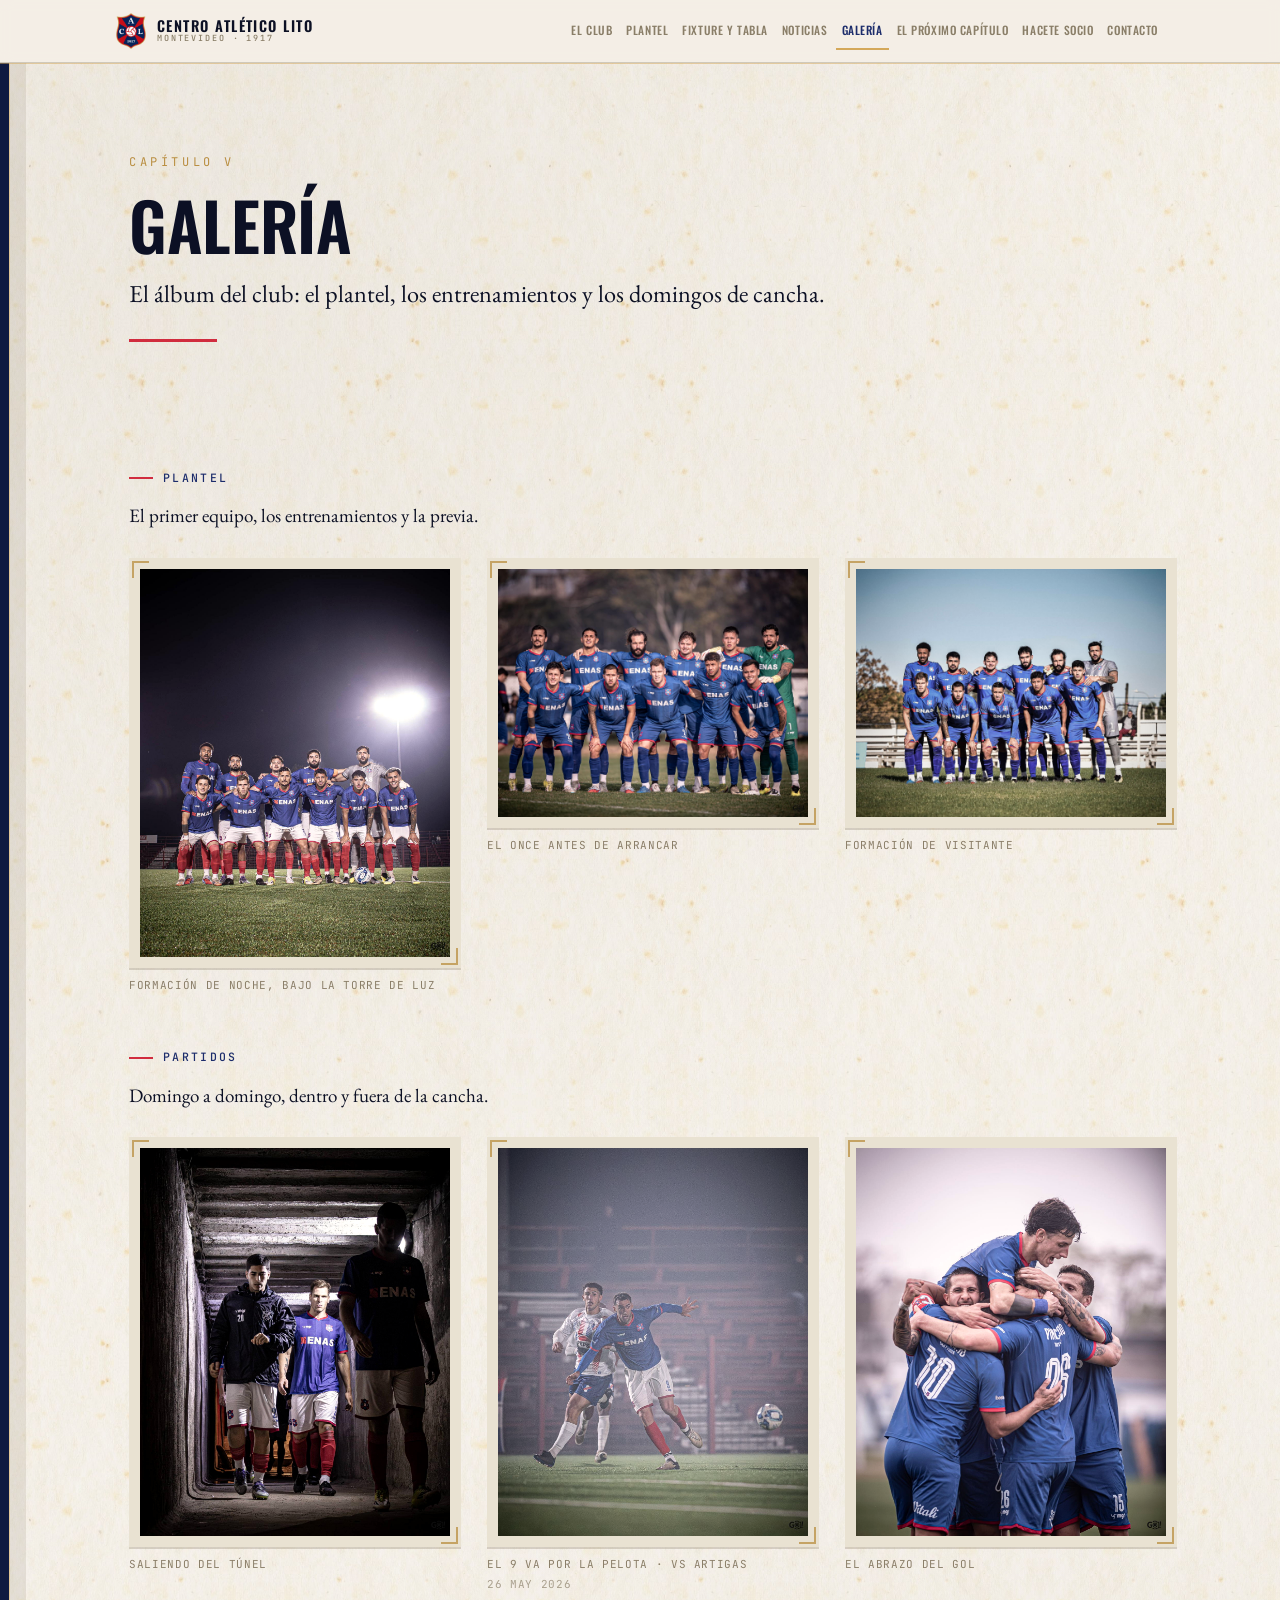
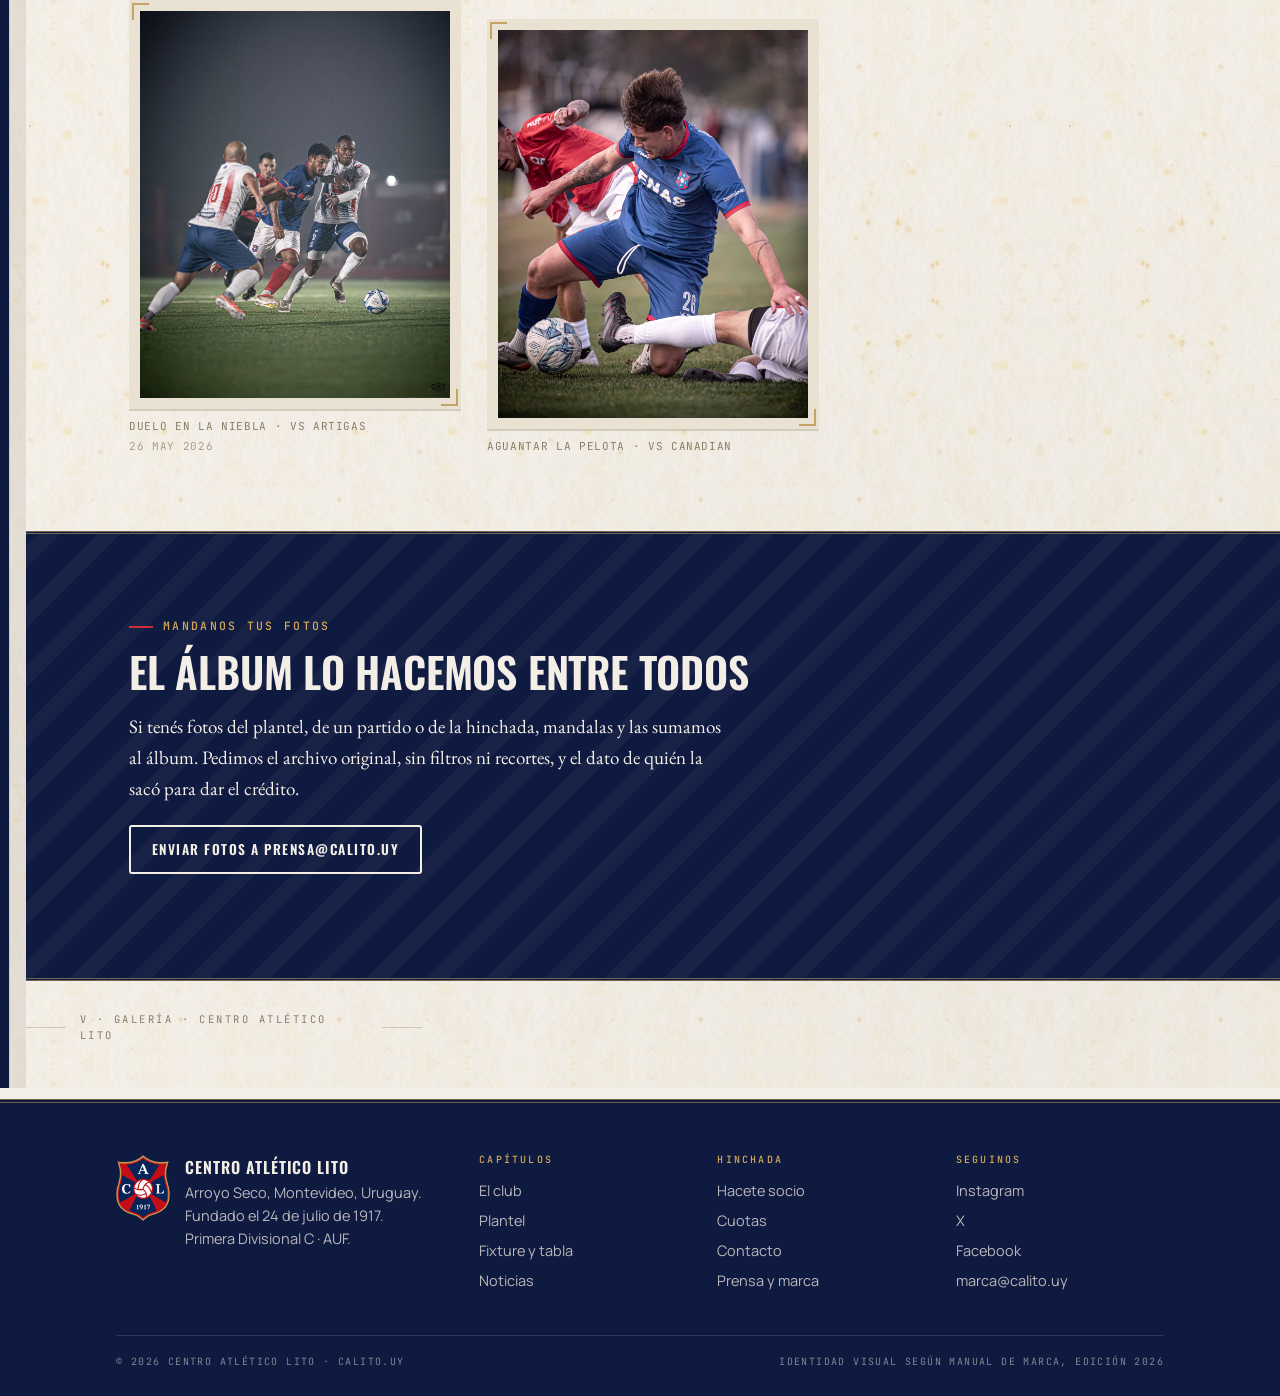
<file: galeria.html>
<!DOCTYPE html>
<html lang="es-UY">
<head>
<meta charset="utf-8">
<meta name="viewport" content="width=device-width, initial-scale=1">
<title>Galería · Centro Atlético Lito</title>
<meta name="description" content="Fotos del plantel y de los partidos del Centro Atlético Lito.">
<meta name="robots" content="noindex, nofollow">
<link rel="canonical" href="https://jiconnolly.github.io/lito2/galeria.html">
<meta property="og:title" content="Galería · Centro Atlético Lito">
<meta property="og:description" content="Fotos del plantel y de los partidos del Centro Atlético Lito.">
<meta property="og:type" content="website">
<meta property="og:locale" content="es_UY">
<meta property="og:site_name" content="Centro Atlético Lito">
<meta property="og:url" content="https://jiconnolly.github.io/lito2/galeria.html">
<meta property="og:image" content="https://jiconnolly.github.io/lito2/assets/img/og.png?v=2">
<meta property="og:image:width" content="1200">
<meta property="og:image:height" content="630">
<meta property="og:image:alt" content="Escudo del Centro Atlético Lito">
<meta name="twitter:card" content="summary_large_image">
<meta name="twitter:image" content="https://jiconnolly.github.io/lito2/assets/img/og.png?v=2">
<meta name="theme-color" content="#0F1A40">
<link rel="icon" href="assets/img/favicon.png?v=2">
<link rel="apple-touch-icon" href="assets/img/escudo-180.png?v=2">
<link rel="preconnect" href="https://fonts.googleapis.com">
<link rel="preconnect" href="https://fonts.gstatic.com" crossorigin>
<link href="https://fonts.googleapis.com/css2?family=Oswald:wght@300;400;500;600;700&family=EB+Garamond:ital,wght@0,400;0,500;0,600;1,400;1,500&family=Pinyon+Script&family=Manrope:wght@400;500;600;700&family=JetBrains+Mono:wght@500&display=swap" rel="stylesheet">
<link rel="stylesheet" href="assets/css/main.css">
</head>
<body>
<a class="saltar" href="#contenido">Ir al contenido</a>

<header class="cabecera">
  <div class="marco cabecera-fila">
    <a class="marca" href="index.html">
      <img src="assets/img/escudo.png" alt="" width="720" height="879">
      <span class="marca-texto">Centro Atlético Lito
        <small>Montevideo · 1917</small>
      </span>
    </a>
    <button class="menu-boton" aria-expanded="false" aria-controls="menu-principal">Capítulos</button>
    <nav class="menu" id="menu-principal" aria-label="Capítulos del libro">
        <a href="club.html">El club</a>
        <a href="plantel.html">Plantel</a>
        <a href="fixture.html">Fixture y tabla</a>
        <a href="noticias.html">Noticias</a>
        <a href="galeria.html" aria-current="page">Galería</a>
        <a href="proyecto.html">El próximo capítulo</a>
        <a href="socios.html">Hacete socio</a>
        <a href="contacto.html">Contacto</a>
    </nav>
  </div>
</header>

<main id="contenido" class="hoja">
<section class="portadilla">
  <div class="marco">
    <p class="romano-grande">Capítulo V</p>
    <h1>Galería</h1>
    <p class="plomo">El álbum del club: el plantel, los entrenamientos y los domingos de cancha.</p>
    <div class="filete-cap"></div>
  </div>
</section>

<section class="seccion">
  <div class="marco">
    <div data-galeria><p class="cargando">Cargando fotos…</p></div>
      <p class="nota" data-aviso-ejemplo hidden>
        Datos de ejemplo. Cargar la información oficial antes de publicar el sitio.
      </p>
  </div>
</section>

<section class="lamina">
  <div class="marco claro">
    <p class="cintilla">Mandanos tus fotos</p>
    <h2>El álbum lo hacemos entre todos</h2>
    <p class="prosa">Si tenés fotos del plantel, de un partido o de la hinchada, mandalas y las sumamos al álbum. Pedimos el archivo original, sin filtros ni recortes, y el dato de quién la sacó para dar el crédito.</p>
    <p class="prosa"><a class="boton boton--fantasma" href="mailto:prensa@calito.uy?subject=Fotos%20para%20la%20galer%C3%ADa">Enviar fotos a prensa@calito.uy</a></p>
  </div>
</section>

<dialog class="visor" data-visor>
  <form method="dialog"><button class="visor-cerrar" aria-label="Cerrar">&times;</button></form>
  <figure>
    <img alt="" data-visor-img>
    <figcaption data-visor-pie></figcaption>
  </figure>
</dialog>
<p class="folio"><i></i> V · Galería · Centro Atlético Lito <i></i></p>
</main>

<footer class="pie">
  <div class="marco">
    <div class="pie-grilla">
      <div class="pie-escudo">
        <img src="assets/img/escudo.png" alt="" width="720" height="879" loading="lazy">
        <div>
          <strong>Centro Atlético Lito</strong><br>
          Arroyo Seco, Montevideo, Uruguay.<br>
          Fundado el 24 de julio de 1917.<br>
          Primera Divisional C · AUF.
        </div>
      </div>
      <div>
        <h4>Capítulos</h4>
        <ul>
          <li><a href="club.html">El club</a></li>
          <li><a href="plantel.html">Plantel</a></li>
          <li><a href="fixture.html">Fixture y tabla</a></li>
          <li><a href="noticias.html">Noticias</a></li>
        </ul>
      </div>
      <div>
        <h4>Hinchada</h4>
        <ul>
          <li><a href="socios.html">Hacete socio</a></li>
          <li><a href="socios.html#cuotas">Cuotas</a></li>
          <li><a href="contacto.html">Contacto</a></li>
          <li><a href="contacto.html#prensa">Prensa y marca</a></li>
        </ul>
      </div>
      <div>
        <h4>Seguinos</h4>
        <ul>
          <li><a href="https://instagram.com/calito.uy" rel="noopener">Instagram</a></li>
          <li><a href="https://x.com/calito_uy" rel="noopener">X</a></li>
          <li><a href="https://facebook.com/calito.uy" rel="noopener">Facebook</a></li>
          <li><a href="mailto:marca@calito.uy">marca@calito.uy</a></li>
        </ul>
      </div>
    </div>
    <div class="pie-legal">
      <span>© <span data-anio>2026</span> Centro Atlético Lito · calito.uy</span>
      <span>Identidad visual según Manual de Marca, edición 2026</span>
    </div>
  </div>
</footer>

<script src="assets/js/main.js"></script>
</body>
</html>
</file>
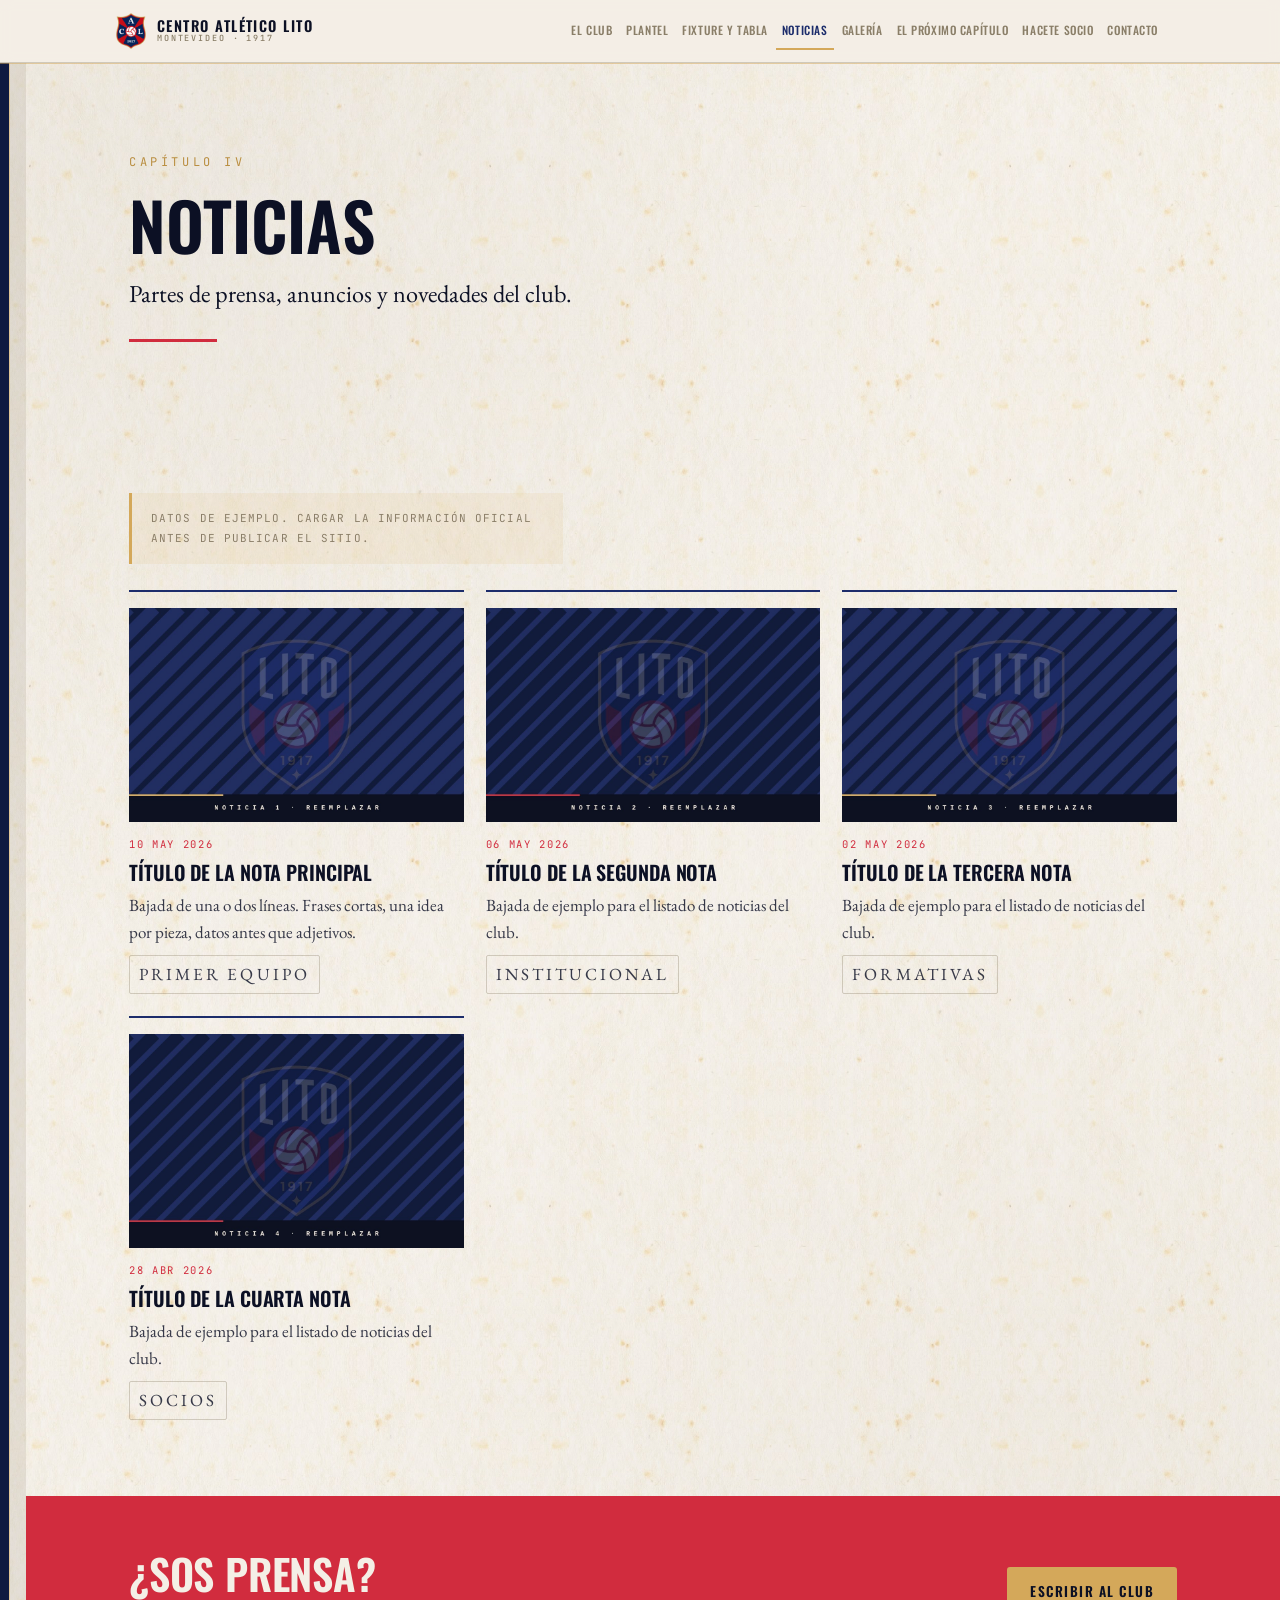
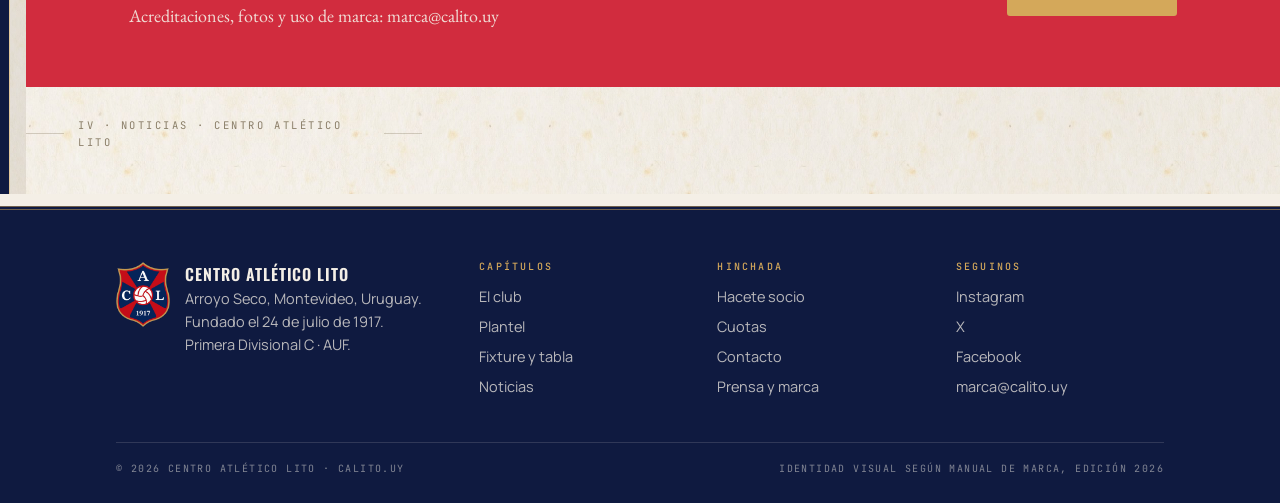
<file: noticias.html>
<!DOCTYPE html>
<html lang="es-UY">
<head>
<meta charset="utf-8">
<meta name="viewport" content="width=device-width, initial-scale=1">
<title>Noticias · Centro Atlético Lito</title>
<meta name="description" content="Noticias, partes de prensa y anuncios del Centro Atlético Lito.">
<meta name="robots" content="noindex, nofollow">
<link rel="canonical" href="https://jiconnolly.github.io/lito2/noticias.html">
<meta property="og:title" content="Noticias · Centro Atlético Lito">
<meta property="og:description" content="Noticias, partes de prensa y anuncios del Centro Atlético Lito.">
<meta property="og:type" content="website">
<meta property="og:locale" content="es_UY">
<meta property="og:site_name" content="Centro Atlético Lito">
<meta property="og:url" content="https://jiconnolly.github.io/lito2/noticias.html">
<meta property="og:image" content="https://jiconnolly.github.io/lito2/assets/img/og.png?v=2">
<meta property="og:image:width" content="1200">
<meta property="og:image:height" content="630">
<meta property="og:image:alt" content="Escudo del Centro Atlético Lito">
<meta name="twitter:card" content="summary_large_image">
<meta name="twitter:image" content="https://jiconnolly.github.io/lito2/assets/img/og.png?v=2">
<meta name="theme-color" content="#0F1A40">
<link rel="icon" href="assets/img/favicon.png?v=2">
<link rel="apple-touch-icon" href="assets/img/escudo-180.png?v=2">
<link rel="preconnect" href="https://fonts.googleapis.com">
<link rel="preconnect" href="https://fonts.gstatic.com" crossorigin>
<link href="https://fonts.googleapis.com/css2?family=Oswald:wght@300;400;500;600;700&family=EB+Garamond:ital,wght@0,400;0,500;0,600;1,400;1,500&family=Pinyon+Script&family=Manrope:wght@400;500;600;700&family=JetBrains+Mono:wght@500&display=swap" rel="stylesheet">
<link rel="stylesheet" href="assets/css/main.css">
</head>
<body>
<a class="saltar" href="#contenido">Ir al contenido</a>

<header class="cabecera">
  <div class="marco cabecera-fila">
    <a class="marca" href="index.html">
      <img src="assets/img/escudo.png" alt="" width="720" height="879">
      <span class="marca-texto">Centro Atlético Lito
        <small>Montevideo · 1917</small>
      </span>
    </a>
    <button class="menu-boton" aria-expanded="false" aria-controls="menu-principal">Capítulos</button>
    <nav class="menu" id="menu-principal" aria-label="Capítulos del libro">
        <a href="club.html">El club</a>
        <a href="plantel.html">Plantel</a>
        <a href="fixture.html">Fixture y tabla</a>
        <a href="noticias.html" aria-current="page">Noticias</a>
        <a href="galeria.html">Galería</a>
        <a href="proyecto.html">El próximo capítulo</a>
        <a href="socios.html">Hacete socio</a>
        <a href="contacto.html">Contacto</a>
    </nav>
  </div>
</header>

<main id="contenido" class="hoja">
<section class="portadilla">
  <div class="marco">
    <p class="romano-grande">Capítulo IV</p>
    <h1>Noticias</h1>
    <p class="plomo">Partes de prensa, anuncios y novedades del club.</p>
    <div class="filete-cap"></div>
  </div>
</section>

<section class="seccion">
  <div class="marco">
      <p class="nota" data-aviso-ejemplo hidden>
        Datos de ejemplo. Cargar la información oficial antes de publicar el sitio.
      </p>
    <div class="rejilla rejilla--3" data-noticias="0" style="margin-top:26px"><p class="cargando">Cargando…</p></div>
  </div>
</section>

<section class="franja-cierre">
  <div class="marco">
    <div>
      <h2>¿Sos prensa?</h2>
      <p>Acreditaciones, fotos y uso de marca: marca@calito.uy</p>
    </div>
    <a class="boton boton--oro" href="contacto.html#prensa">Escribir al club</a>
  </div>
</section>
<p class="folio"><i></i> IV · Noticias · Centro Atlético Lito <i></i></p>
</main>

<footer class="pie">
  <div class="marco">
    <div class="pie-grilla">
      <div class="pie-escudo">
        <img src="assets/img/escudo.png" alt="" width="720" height="879" loading="lazy">
        <div>
          <strong>Centro Atlético Lito</strong><br>
          Arroyo Seco, Montevideo, Uruguay.<br>
          Fundado el 24 de julio de 1917.<br>
          Primera Divisional C · AUF.
        </div>
      </div>
      <div>
        <h4>Capítulos</h4>
        <ul>
          <li><a href="club.html">El club</a></li>
          <li><a href="plantel.html">Plantel</a></li>
          <li><a href="fixture.html">Fixture y tabla</a></li>
          <li><a href="noticias.html">Noticias</a></li>
        </ul>
      </div>
      <div>
        <h4>Hinchada</h4>
        <ul>
          <li><a href="socios.html">Hacete socio</a></li>
          <li><a href="socios.html#cuotas">Cuotas</a></li>
          <li><a href="contacto.html">Contacto</a></li>
          <li><a href="contacto.html#prensa">Prensa y marca</a></li>
        </ul>
      </div>
      <div>
        <h4>Seguinos</h4>
        <ul>
          <li><a href="https://instagram.com/calito.uy" rel="noopener">Instagram</a></li>
          <li><a href="https://x.com/calito_uy" rel="noopener">X</a></li>
          <li><a href="https://facebook.com/calito.uy" rel="noopener">Facebook</a></li>
          <li><a href="mailto:marca@calito.uy">marca@calito.uy</a></li>
        </ul>
      </div>
    </div>
    <div class="pie-legal">
      <span>© <span data-anio>2026</span> Centro Atlético Lito · calito.uy</span>
      <span>Identidad visual según Manual de Marca, edición 2026</span>
    </div>
  </div>
</footer>

<script src="assets/js/main.js"></script>
</body>
</html>
</file>
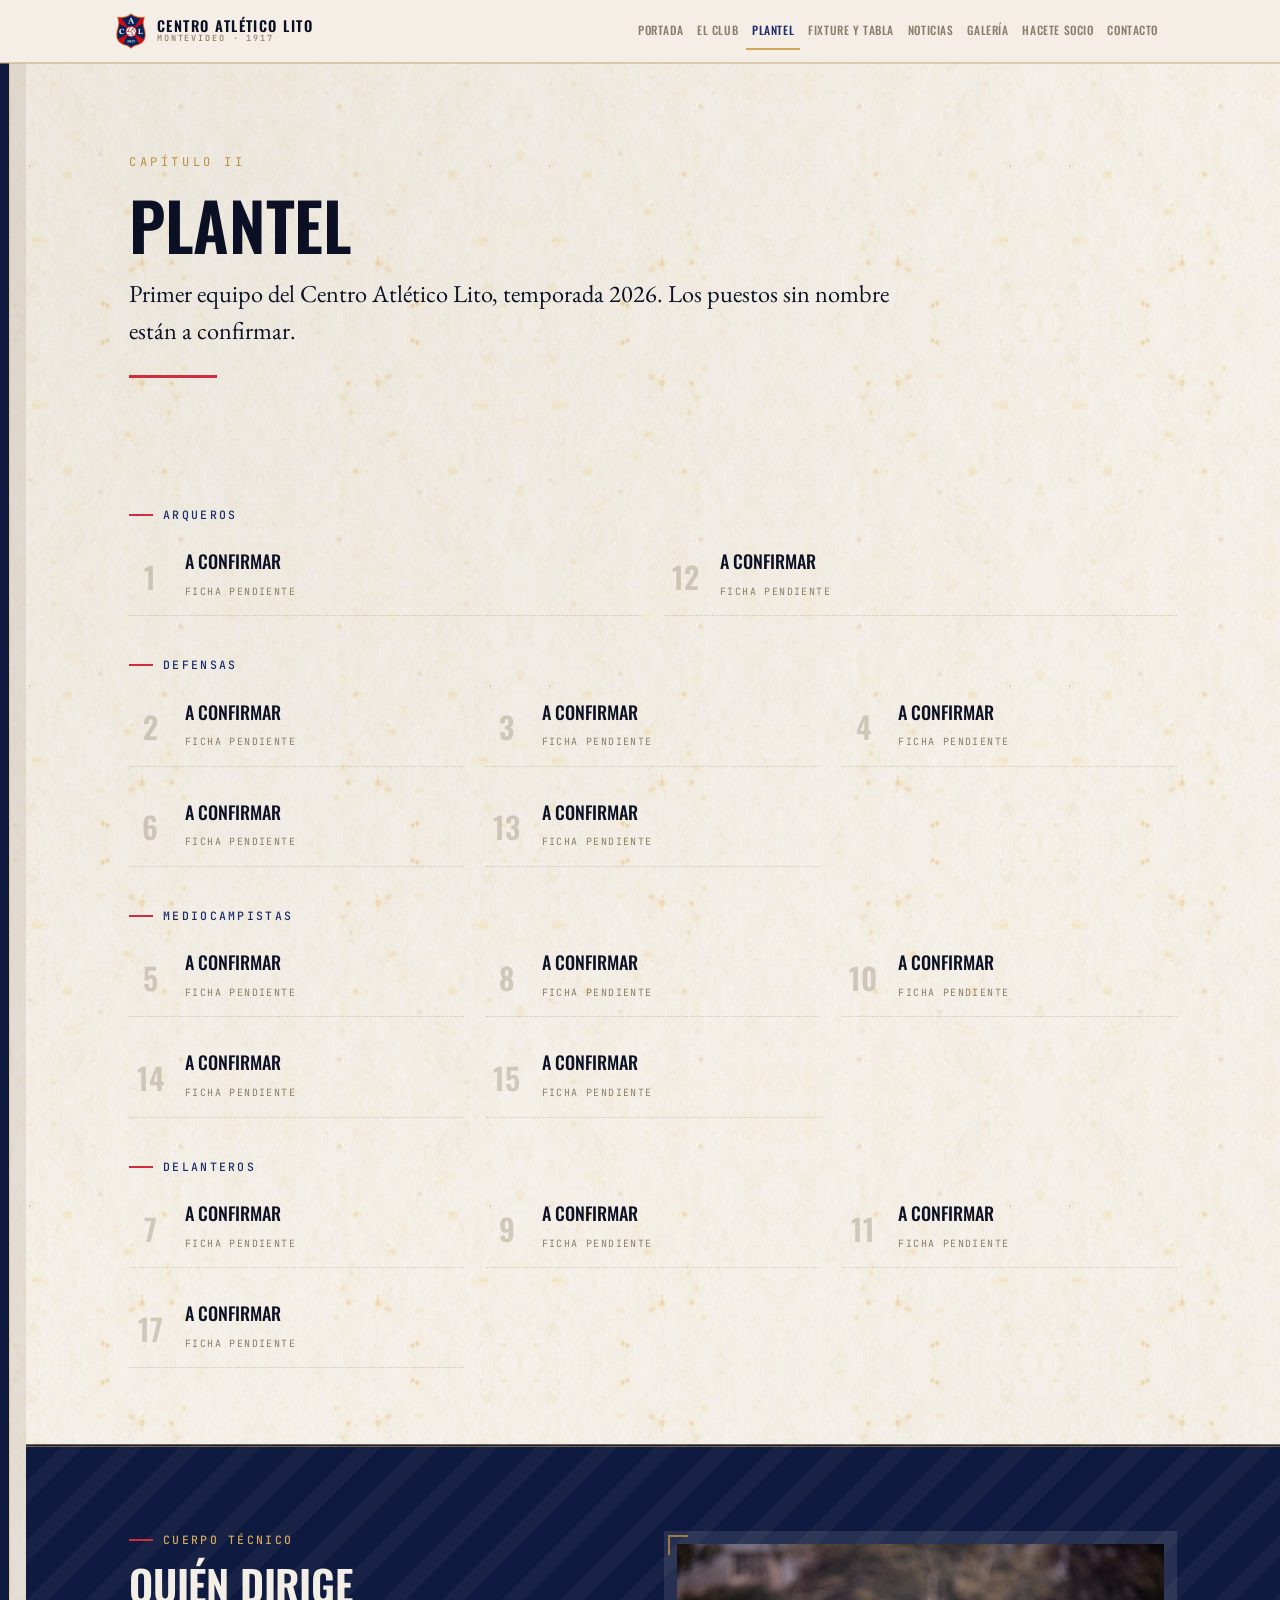
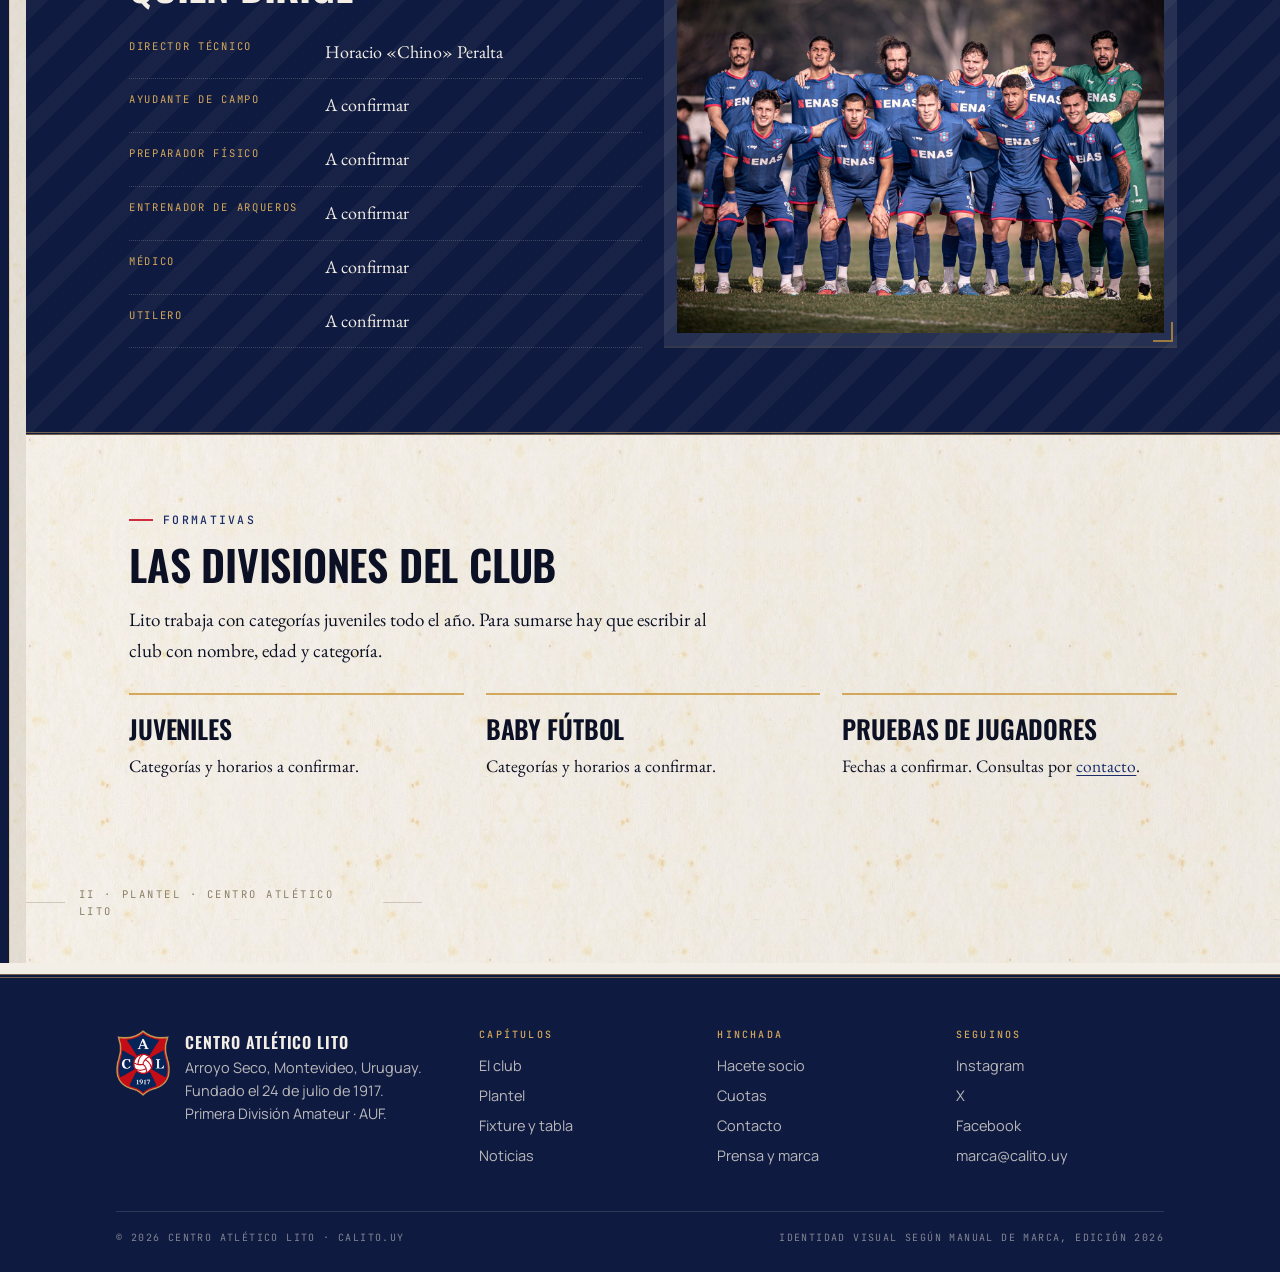
<file: plantel.html>
<!DOCTYPE html>
<html lang="es-UY">
<head>
<meta charset="utf-8">
<meta name="viewport" content="width=device-width, initial-scale=1">
<title>Plantel · Centro Atlético Lito</title>
<meta name="description" content="Plantel y cuerpo técnico del Centro Atlético Lito, temporada 2026.">
<meta name="robots" content="noindex, nofollow">
<link rel="canonical" href="https://jiconnolly.github.io/lito2/plantel.html">
<meta property="og:title" content="Plantel · Centro Atlético Lito">
<meta property="og:description" content="Plantel y cuerpo técnico del Centro Atlético Lito, temporada 2026.">
<meta property="og:type" content="website">
<meta property="og:locale" content="es_UY">
<meta property="og:site_name" content="Centro Atlético Lito">
<meta property="og:url" content="https://jiconnolly.github.io/lito2/plantel.html">
<meta property="og:image" content="https://jiconnolly.github.io/lito2/assets/img/og.png?v=2">
<meta property="og:image:width" content="1200">
<meta property="og:image:height" content="630">
<meta property="og:image:alt" content="Escudo del Centro Atlético Lito">
<meta name="twitter:card" content="summary_large_image">
<meta name="twitter:image" content="https://jiconnolly.github.io/lito2/assets/img/og.png?v=2">
<meta name="theme-color" content="#0F1A40">
<link rel="icon" href="assets/img/favicon.png?v=2">
<link rel="apple-touch-icon" href="assets/img/escudo-180.png?v=2">
<link rel="preconnect" href="https://fonts.googleapis.com">
<link rel="preconnect" href="https://fonts.gstatic.com" crossorigin>
<link href="https://fonts.googleapis.com/css2?family=Oswald:wght@300;400;500;600;700&family=EB+Garamond:ital,wght@0,400;0,500;0,600;1,400;1,500&family=Pinyon+Script&family=Manrope:wght@400;500;600;700&family=JetBrains+Mono:wght@500&display=swap" rel="stylesheet">
<link rel="stylesheet" href="assets/css/main.css">
</head>
<body>
<a class="saltar" href="#contenido">Ir al contenido</a>

<header class="cabecera">
  <div class="marco cabecera-fila">
    <a class="marca" href="index.html">
      <img src="assets/img/escudo.png" alt="" width="720" height="879">
      <span class="marca-texto">Centro Atlético Lito
        <small>Montevideo · 1917</small>
      </span>
    </a>
    <button class="menu-boton" aria-expanded="false" aria-controls="menu-principal">Capítulos</button>
    <nav class="menu" id="menu-principal" aria-label="Capítulos del libro">
        <a href="index.html">Portada</a>
        <a href="club.html">El club</a>
        <a href="plantel.html" aria-current="page">Plantel</a>
        <a href="fixture.html">Fixture y tabla</a>
        <a href="noticias.html">Noticias</a>
        <a href="galeria.html">Galería</a>
        <a href="socios.html">Hacete socio</a>
        <a href="contacto.html">Contacto</a>
    </nav>
  </div>
</header>

<main id="contenido" class="hoja">
<section class="portadilla">
  <div class="marco">
    <p class="romano-grande">Capítulo II</p>
    <h1>Plantel</h1>
    <p class="plomo">Primer equipo del Centro Atlético Lito, temporada 2026. Los puestos sin nombre están a confirmar.</p>
    <div class="filete-cap"></div>
  </div>
</section>

<section class="seccion">
  <div class="marco">
    <div data-plantel><p class="cargando">Cargando plantel…</p></div>
  </div>
</section>

<section class="lamina">
  <div class="marco claro">
    <div class="rejilla rejilla--2">
      <div>
        <p class="cintilla">Cuerpo técnico</p>
        <h2>Quién dirige</h2>
        <dl class="datos" data-cuerpo-tecnico><div><dt>Cargando…</dt><dd></dd></div></dl>
      </div>
      <div>
        <figure class="foto-album" style="margin:0;background:rgba(244,239,230,.1)">
          <img src="assets/img/fotos/plantel.jpg" alt="Plantel del Centro Atlético Lito" width="1400" height="1120" loading="lazy">
        </figure>
      </div>
    </div>
  </div>
</section>

<section class="seccion">
  <div class="marco">
    <p class="cintilla">Formativas</p>
    <h2>Las divisiones del club</h2>
    <p class="prosa">Lito trabaja con categorías juveniles todo el año. Para sumarse hay que escribir al club con nombre, edad y categoría.</p>
    <div class="rejilla rejilla--3" style="margin-top:26px">
      <article class="tarjeta tarjeta--borde-oro"><h3>Juveniles</h3><p>Categorías y horarios a confirmar.</p></article>
      <article class="tarjeta tarjeta--borde-oro"><h3>Baby fútbol</h3><p>Categorías y horarios a confirmar.</p></article>
      <article class="tarjeta tarjeta--borde-oro"><h3>Pruebas de jugadores</h3><p>Fechas a confirmar. Consultas por <a href="contacto.html">contacto</a>.</p></article>
    </div>
  </div>
</section>
<p class="folio"><i></i> II · Plantel · Centro Atlético Lito <i></i></p>
</main>

<footer class="pie">
  <div class="marco">
    <div class="pie-grilla">
      <div class="pie-escudo">
        <img src="assets/img/escudo.png" alt="" width="720" height="879" loading="lazy">
        <div>
          <strong>Centro Atlético Lito</strong><br>
          Arroyo Seco, Montevideo, Uruguay.<br>
          Fundado el 24 de julio de 1917.<br>
          Primera División Amateur · AUF.
        </div>
      </div>
      <div>
        <h4>Capítulos</h4>
        <ul>
          <li><a href="club.html">El club</a></li>
          <li><a href="plantel.html">Plantel</a></li>
          <li><a href="fixture.html">Fixture y tabla</a></li>
          <li><a href="noticias.html">Noticias</a></li>
        </ul>
      </div>
      <div>
        <h4>Hinchada</h4>
        <ul>
          <li><a href="socios.html">Hacete socio</a></li>
          <li><a href="socios.html#cuotas">Cuotas</a></li>
          <li><a href="contacto.html">Contacto</a></li>
          <li><a href="contacto.html#prensa">Prensa y marca</a></li>
        </ul>
      </div>
      <div>
        <h4>Seguinos</h4>
        <ul>
          <li><a href="https://instagram.com/calito.uy" rel="noopener">Instagram</a></li>
          <li><a href="https://x.com/calito_uy" rel="noopener">X</a></li>
          <li><a href="https://facebook.com/calito.uy" rel="noopener">Facebook</a></li>
          <li><a href="mailto:marca@calito.uy">marca@calito.uy</a></li>
        </ul>
      </div>
    </div>
    <div class="pie-legal">
      <span>© <span data-anio>2026</span> Centro Atlético Lito · calito.uy</span>
      <span>Identidad visual según Manual de Marca, edición 2026</span>
    </div>
  </div>
</footer>

<script src="assets/js/main.js"></script>
</body>
</html>
</file>
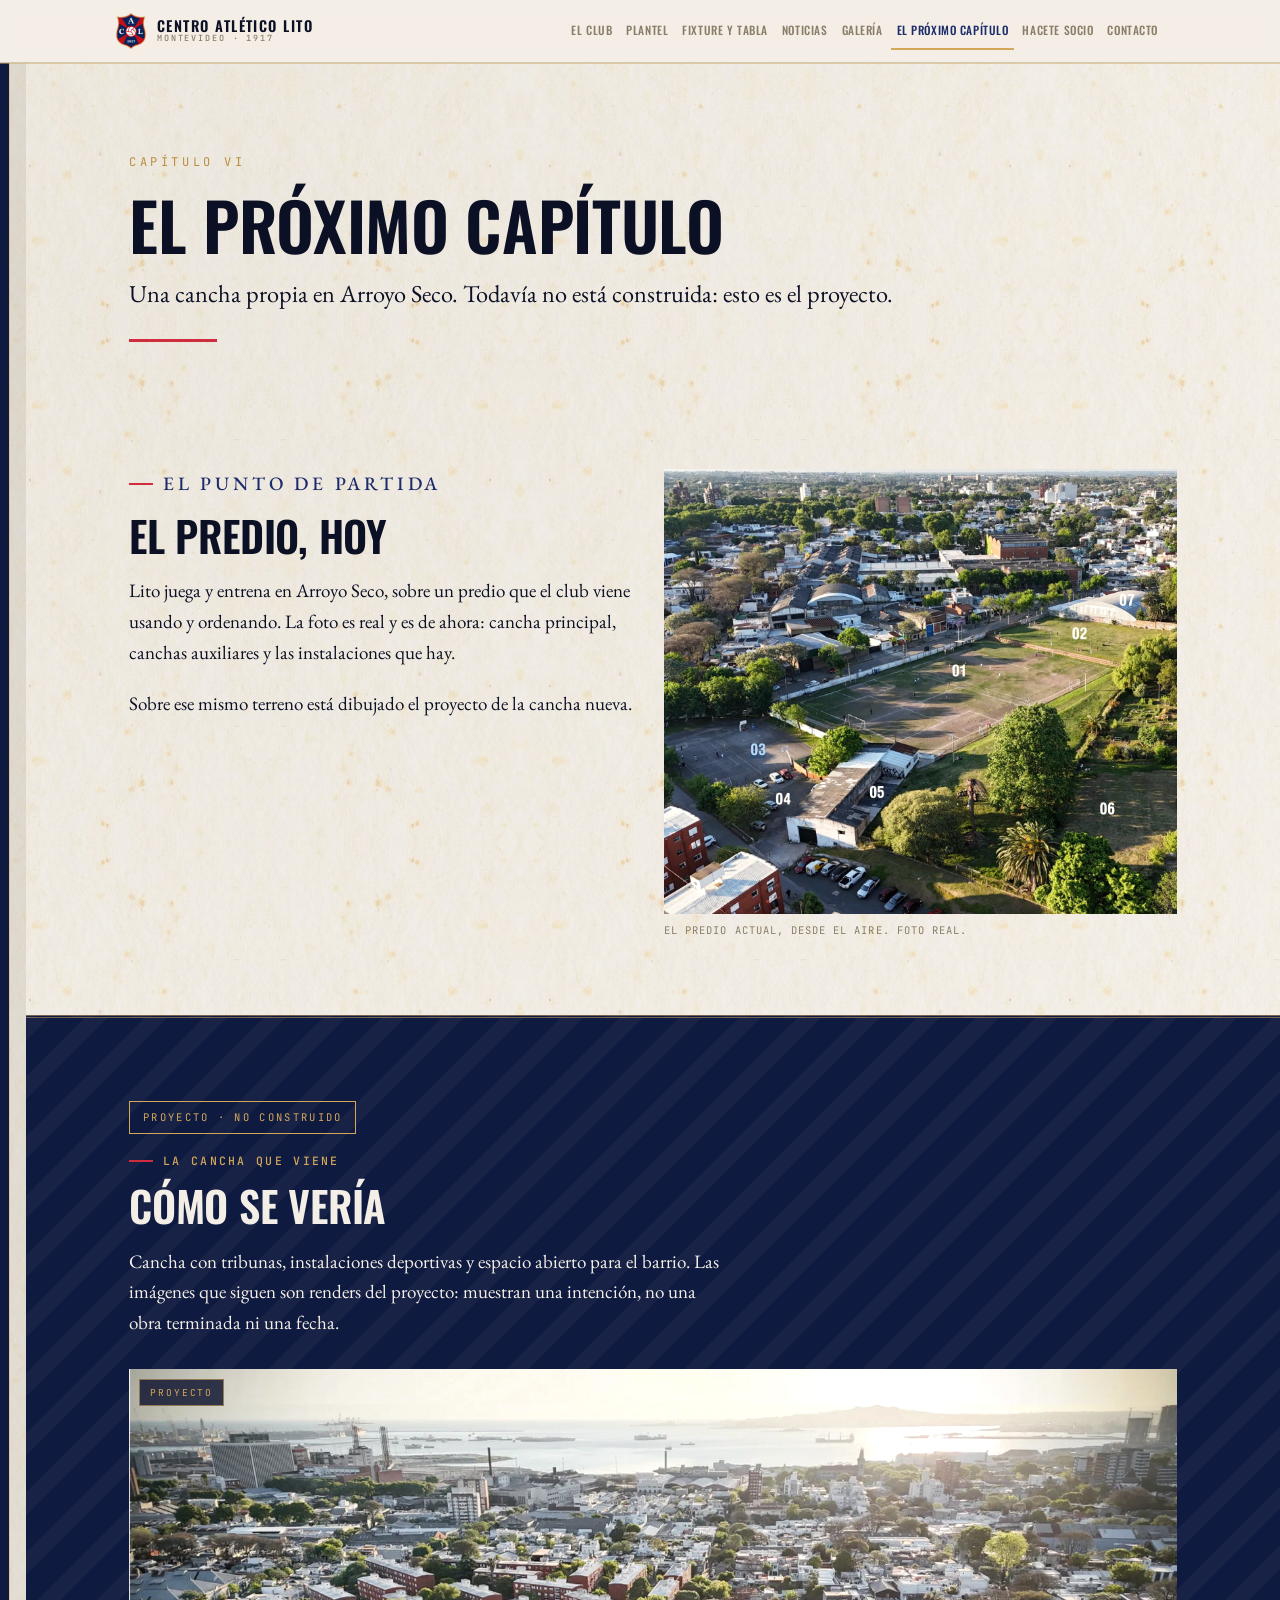
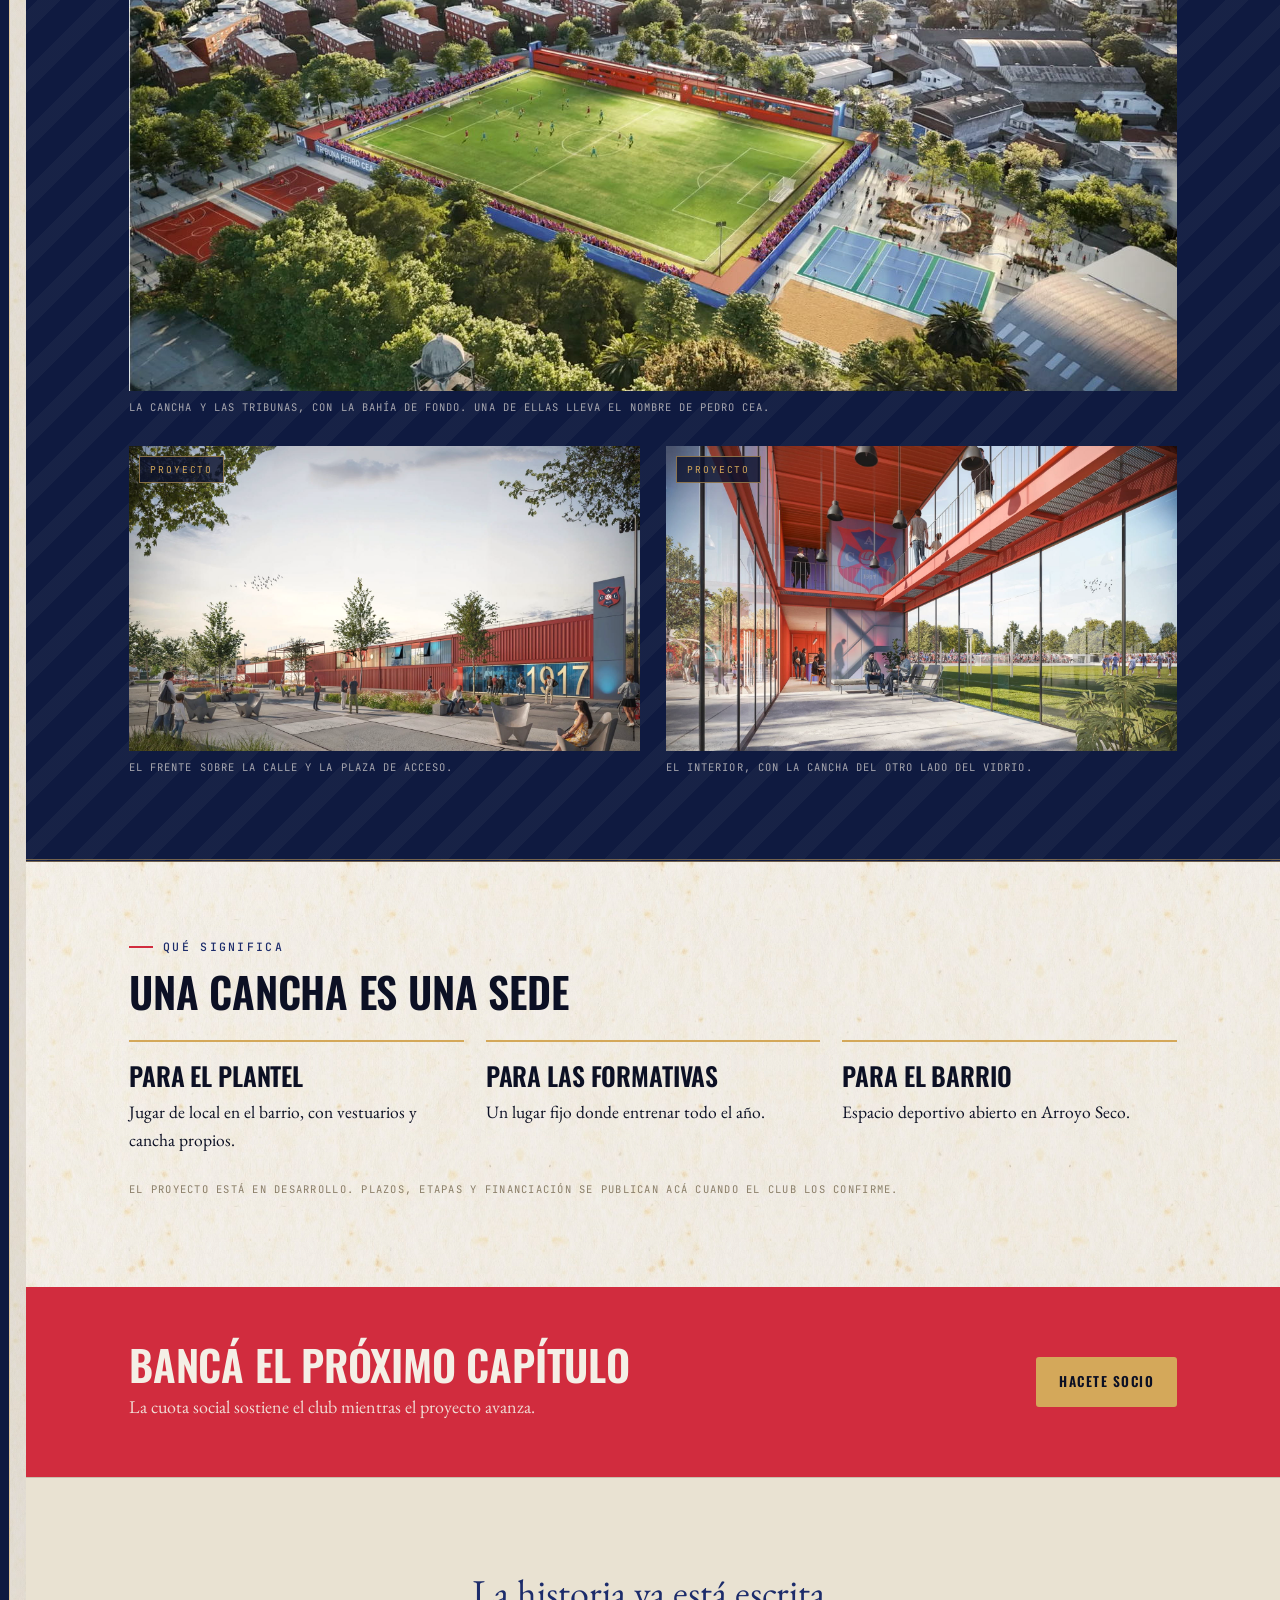
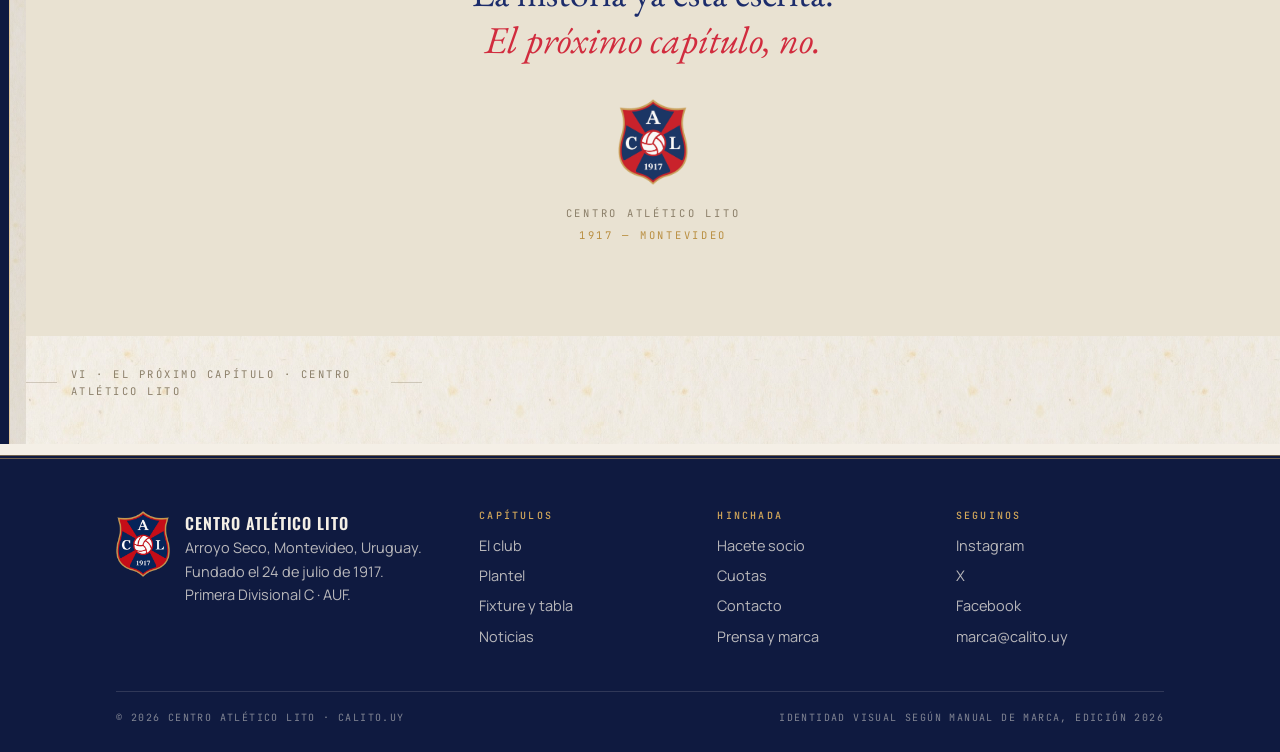
<file: proyecto.html>
<!DOCTYPE html>
<html lang="es-UY">
<head>
<meta charset="utf-8">
<meta name="viewport" content="width=device-width, initial-scale=1">
<title>El próximo capítulo · Centro Atlético Lito</title>
<meta name="description" content="El proyecto de cancha e instalaciones del Centro Atlético Lito en Arroyo Seco.">
<meta name="robots" content="noindex, nofollow">
<link rel="canonical" href="https://jiconnolly.github.io/lito2/proyecto.html">
<meta property="og:title" content="El próximo capítulo · Centro Atlético Lito">
<meta property="og:description" content="El proyecto de cancha e instalaciones del Centro Atlético Lito en Arroyo Seco.">
<meta property="og:type" content="website">
<meta property="og:locale" content="es_UY">
<meta property="og:site_name" content="Centro Atlético Lito">
<meta property="og:url" content="https://jiconnolly.github.io/lito2/proyecto.html">
<meta property="og:image" content="https://jiconnolly.github.io/lito2/assets/img/og.png?v=2">
<meta property="og:image:width" content="1200">
<meta property="og:image:height" content="630">
<meta property="og:image:alt" content="Escudo del Centro Atlético Lito">
<meta name="twitter:card" content="summary_large_image">
<meta name="twitter:image" content="https://jiconnolly.github.io/lito2/assets/img/og.png?v=2">
<meta name="theme-color" content="#0F1A40">
<link rel="icon" href="assets/img/favicon.png?v=2">
<link rel="apple-touch-icon" href="assets/img/escudo-180.png?v=2">
<link rel="preconnect" href="https://fonts.googleapis.com">
<link rel="preconnect" href="https://fonts.gstatic.com" crossorigin>
<link href="https://fonts.googleapis.com/css2?family=Oswald:wght@300;400;500;600;700&family=EB+Garamond:ital,wght@0,400;0,500;0,600;1,400;1,500&family=Pinyon+Script&family=Manrope:wght@400;500;600;700&family=JetBrains+Mono:wght@500&display=swap" rel="stylesheet">
<link rel="stylesheet" href="assets/css/main.css">
</head>
<body>
<a class="saltar" href="#contenido">Ir al contenido</a>

<header class="cabecera">
  <div class="marco cabecera-fila">
    <a class="marca" href="index.html">
      <img src="assets/img/escudo.png" alt="" width="720" height="879">
      <span class="marca-texto">Centro Atlético Lito
        <small>Montevideo · 1917</small>
      </span>
    </a>
    <button class="menu-boton" aria-expanded="false" aria-controls="menu-principal">Capítulos</button>
    <nav class="menu" id="menu-principal" aria-label="Capítulos del libro">
        <a href="club.html">El club</a>
        <a href="plantel.html">Plantel</a>
        <a href="fixture.html">Fixture y tabla</a>
        <a href="noticias.html">Noticias</a>
        <a href="galeria.html">Galería</a>
        <a href="proyecto.html" aria-current="page">El próximo capítulo</a>
        <a href="socios.html">Hacete socio</a>
        <a href="contacto.html">Contacto</a>
    </nav>
  </div>
</header>

<main id="contenido" class="hoja">
<section class="portadilla">
  <div class="marco">
    <p class="romano-grande">Capítulo VI</p>
    <h1>El próximo capítulo</h1>
    <p class="plomo">Una cancha propia en Arroyo Seco. Todavía no está construida: esto es el proyecto.</p>
    <div class="filete-cap"></div>
  </div>
</section>

<section class="seccion">
  <div class="marco">
    <div class="rejilla rejilla--2">
      <div class="prosa">
        <p class="cintilla">El punto de partida</p>
        <h2>El predio, hoy</h2>
        <p>Lito juega y entrena en Arroyo Seco, sobre un predio que el club viene usando y ordenando. La foto es real y es de ahora: cancha principal, canchas auxiliares y las instalaciones que hay.</p>
        <p>Sobre ese mismo terreno está dibujado el proyecto de la cancha nueva.</p>
      </div>
      <div>
        <figure class="hueco">
          <img src="assets/img/proyecto/terreno.jpg" alt="Vista aérea del predio actual del club en Arroyo Seco" loading="lazy">
          <figcaption>El predio actual, desde el aire. Foto real.</figcaption>
        </figure>
      </div>
    </div>
  </div>
</section>

<section class="lamina">
  <div class="marco claro">
    <p class="marbete">Proyecto · no construido</p>
    <p class="cintilla">La cancha que viene</p>
    <h2>Cómo se vería</h2>
    <p class="prosa">Cancha con tribunas, instalaciones deportivas y espacio abierto para el barrio. Las imágenes que siguen son renders del proyecto: muestran una intención, no una obra terminada ni una fecha.</p>
    <div class="renders renders--principal">
<figure class="hueco"><img src="assets/img/proyecto/render-1.jpg" alt="Render aéreo del proyecto: la cancha, las tribunas y el barrio, con la bahía de fondo" loading="lazy"><figcaption>La cancha y las tribunas, con la bahía de fondo. Una de ellas lleva el nombre de Pedro Cea.</figcaption></figure>
    </div>
    <div class="renders">
<figure class="hueco"><img src="assets/img/proyecto/render-2.jpg" alt="Render del frente del proyecto sobre la calle, con la plaza y el muro del año de fundación" loading="lazy"><figcaption>El frente sobre la calle y la plaza de acceso.</figcaption></figure><figure class="hueco"><img src="assets/img/proyecto/render-3.jpg" alt="Render del interior de las instalaciones, con la cancha del otro lado del vidrio" loading="lazy"><figcaption>El interior, con la cancha del otro lado del vidrio.</figcaption></figure>
    </div>
  </div>
</section>

<section class="seccion">
  <div class="marco">
    <p class="cintilla">Qué significa</p>
    <h2>Una cancha es una sede</h2>
    <div class="rejilla rejilla--3" style="margin-top:26px">
      <article class="tarjeta tarjeta--borde-oro"><h3>Para el plantel</h3><p>Jugar de local en el barrio, con vestuarios y cancha propios.</p></article>
      <article class="tarjeta tarjeta--borde-oro"><h3>Para las formativas</h3><p>Un lugar fijo donde entrenar todo el año.</p></article>
      <article class="tarjeta tarjeta--borde-oro"><h3>Para el barrio</h3><p>Espacio deportivo abierto en Arroyo Seco.</p></article>
    </div>
    <p class="aviso-formulario" style="margin-top:26px">El proyecto está en desarrollo. Plazos, etapas y financiación se publican acá cuando el club los confirme.</p>
  </div>
</section>

<section class="franja-cierre">
  <div class="marco">
    <div>
      <h2>Bancá el próximo capítulo</h2>
      <p>La cuota social sostiene el club mientras el proyecto avanza.</p>
    </div>
    <a class="boton boton--oro" href="socios.html">Hacete socio</a>
  </div>
</section>

<section class="cierre">
  <div class="marco">
    <p class="cierre-frase">La historia ya está escrita.<br><em>El próximo capítulo, no.</em></p>
    <img class="cierre-escudo" src="assets/img/escudo.png" alt="" width="720" height="879" loading="lazy">
    <p class="cierre-firma">Centro Atlético Lito<span>1917 — Montevideo</span></p>
  </div>
</section>
<p class="folio"><i></i> VI · El próximo capítulo · Centro Atlético Lito <i></i></p>
</main>

<footer class="pie">
  <div class="marco">
    <div class="pie-grilla">
      <div class="pie-escudo">
        <img src="assets/img/escudo.png" alt="" width="720" height="879" loading="lazy">
        <div>
          <strong>Centro Atlético Lito</strong><br>
          Arroyo Seco, Montevideo, Uruguay.<br>
          Fundado el 24 de julio de 1917.<br>
          Primera Divisional C · AUF.
        </div>
      </div>
      <div>
        <h4>Capítulos</h4>
        <ul>
          <li><a href="club.html">El club</a></li>
          <li><a href="plantel.html">Plantel</a></li>
          <li><a href="fixture.html">Fixture y tabla</a></li>
          <li><a href="noticias.html">Noticias</a></li>
        </ul>
      </div>
      <div>
        <h4>Hinchada</h4>
        <ul>
          <li><a href="socios.html">Hacete socio</a></li>
          <li><a href="socios.html#cuotas">Cuotas</a></li>
          <li><a href="contacto.html">Contacto</a></li>
          <li><a href="contacto.html#prensa">Prensa y marca</a></li>
        </ul>
      </div>
      <div>
        <h4>Seguinos</h4>
        <ul>
          <li><a href="https://instagram.com/calito.uy" rel="noopener">Instagram</a></li>
          <li><a href="https://x.com/calito_uy" rel="noopener">X</a></li>
          <li><a href="https://facebook.com/calito.uy" rel="noopener">Facebook</a></li>
          <li><a href="mailto:marca@calito.uy">marca@calito.uy</a></li>
        </ul>
      </div>
    </div>
    <div class="pie-legal">
      <span>© <span data-anio>2026</span> Centro Atlético Lito · calito.uy</span>
      <span>Identidad visual según Manual de Marca, edición 2026</span>
    </div>
  </div>
</footer>

<script src="assets/js/main.js"></script>
</body>
</html>
</file>
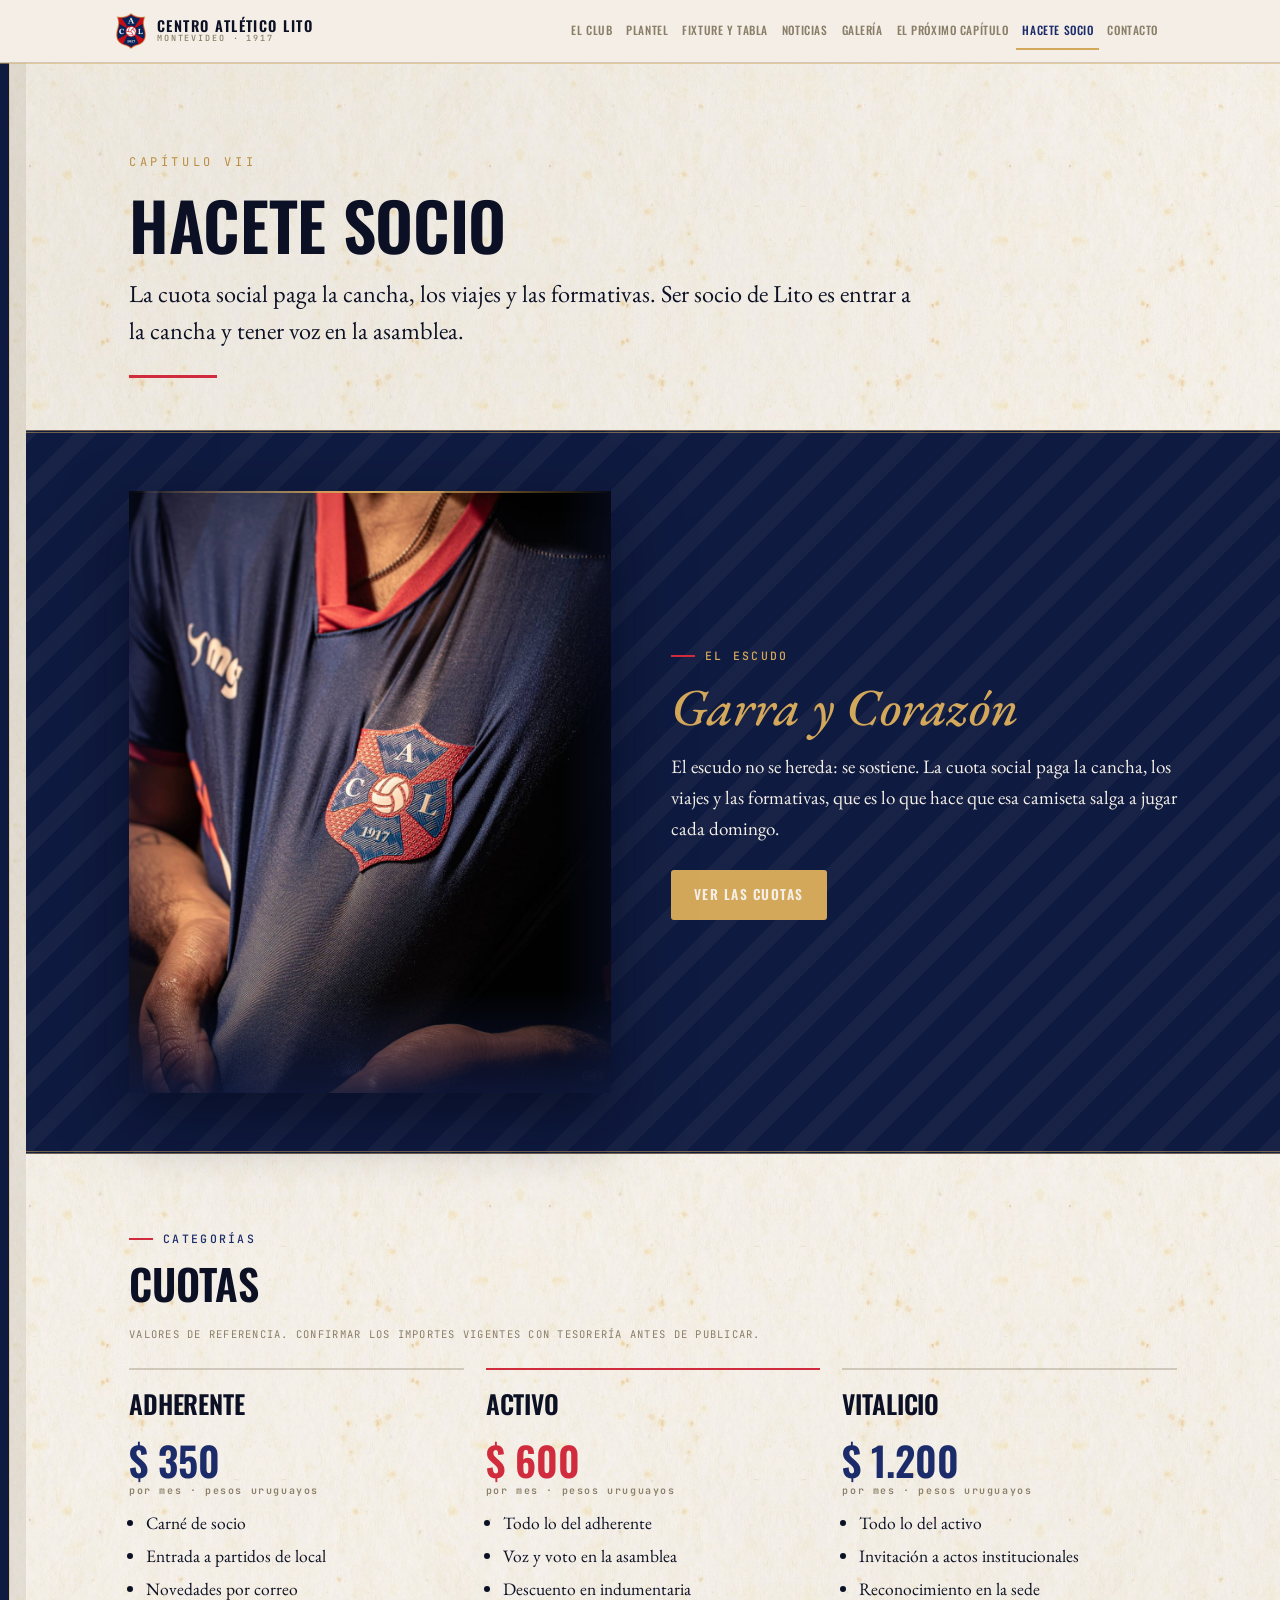
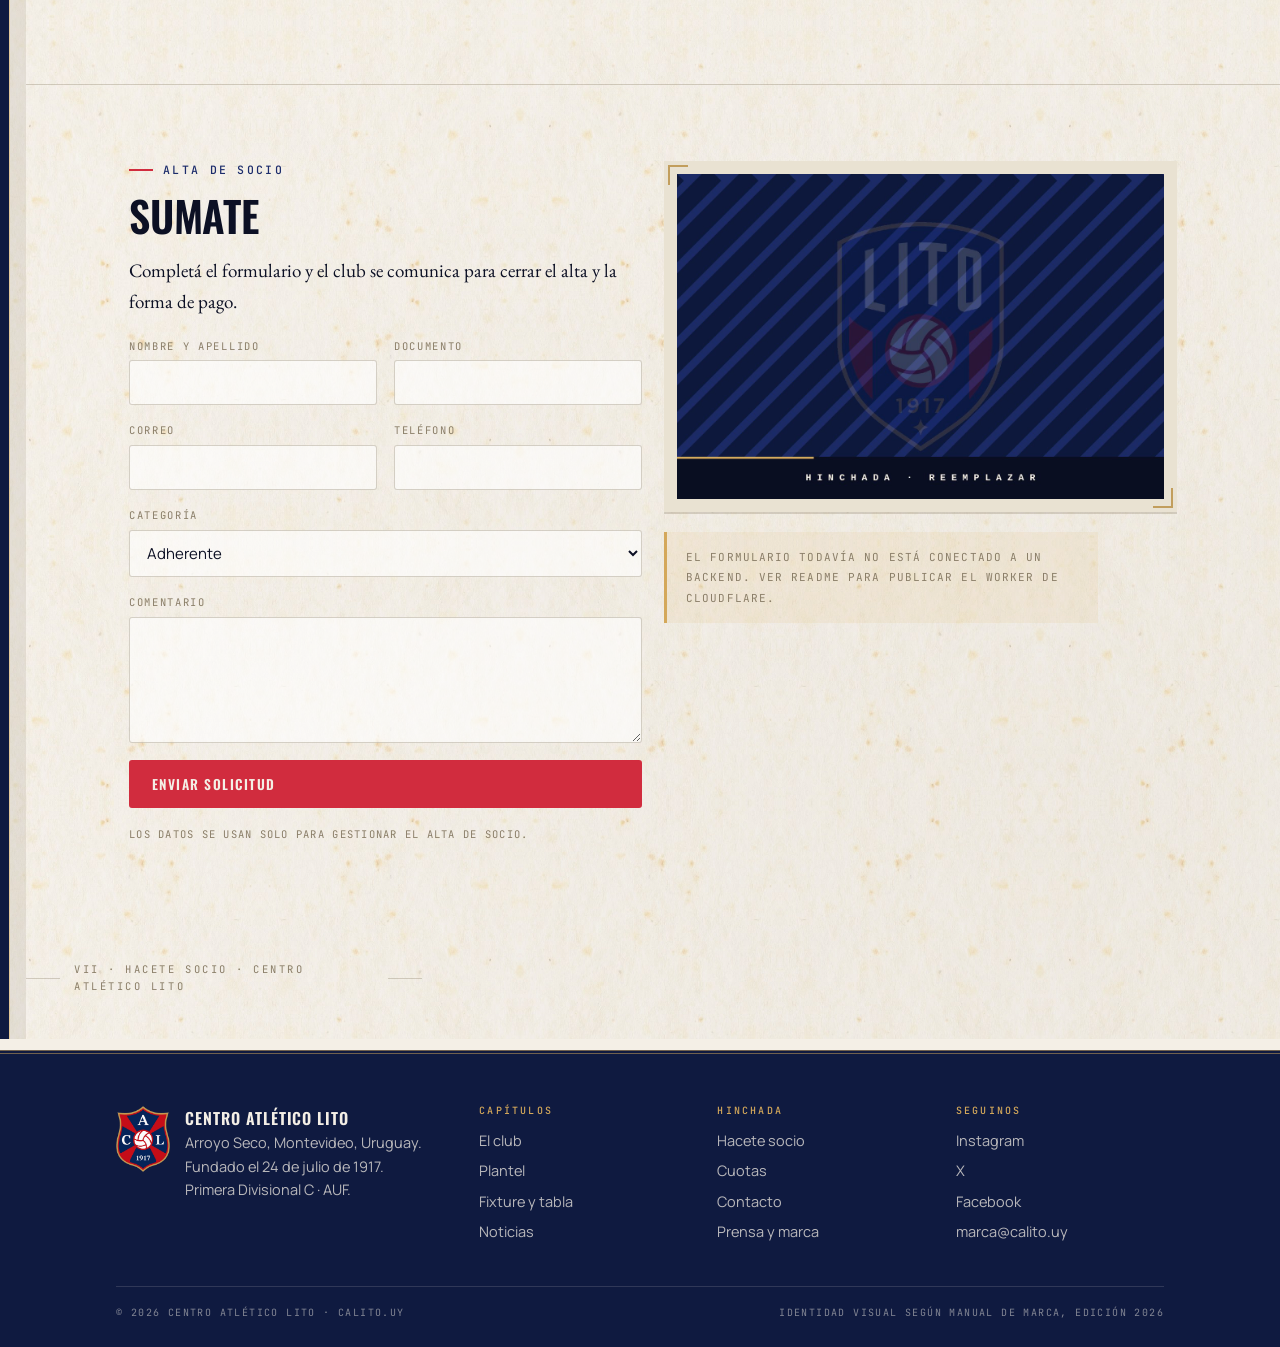
<file: socios.html>
<!DOCTYPE html>
<html lang="es-UY">
<head>
<meta charset="utf-8">
<meta name="viewport" content="width=device-width, initial-scale=1">
<title>Hacete socio · Centro Atlético Lito</title>
<meta name="description" content="Categorías de socio, cuotas y alta en el Centro Atlético Lito.">
<meta name="robots" content="noindex, nofollow">
<link rel="canonical" href="https://jiconnolly.github.io/lito2/socios.html">
<meta property="og:title" content="Hacete socio · Centro Atlético Lito">
<meta property="og:description" content="Categorías de socio, cuotas y alta en el Centro Atlético Lito.">
<meta property="og:type" content="website">
<meta property="og:locale" content="es_UY">
<meta property="og:site_name" content="Centro Atlético Lito">
<meta property="og:url" content="https://jiconnolly.github.io/lito2/socios.html">
<meta property="og:image" content="https://jiconnolly.github.io/lito2/assets/img/og.png?v=2">
<meta property="og:image:width" content="1200">
<meta property="og:image:height" content="630">
<meta property="og:image:alt" content="Escudo del Centro Atlético Lito">
<meta name="twitter:card" content="summary_large_image">
<meta name="twitter:image" content="https://jiconnolly.github.io/lito2/assets/img/og.png?v=2">
<meta name="theme-color" content="#0F1A40">
<link rel="icon" href="assets/img/favicon.png?v=2">
<link rel="apple-touch-icon" href="assets/img/escudo-180.png?v=2">
<link rel="preconnect" href="https://fonts.googleapis.com">
<link rel="preconnect" href="https://fonts.gstatic.com" crossorigin>
<link href="https://fonts.googleapis.com/css2?family=Oswald:wght@300;400;500;600;700&family=EB+Garamond:ital,wght@0,400;0,500;0,600;1,400;1,500&family=Pinyon+Script&family=Manrope:wght@400;500;600;700&family=JetBrains+Mono:wght@500&display=swap" rel="stylesheet">
<link rel="stylesheet" href="assets/css/main.css">
</head>
<body>
<a class="saltar" href="#contenido">Ir al contenido</a>

<header class="cabecera">
  <div class="marco cabecera-fila">
    <a class="marca" href="index.html">
      <img src="assets/img/escudo.png" alt="" width="720" height="879">
      <span class="marca-texto">Centro Atlético Lito
        <small>Montevideo · 1917</small>
      </span>
    </a>
    <button class="menu-boton" aria-expanded="false" aria-controls="menu-principal">Capítulos</button>
    <nav class="menu" id="menu-principal" aria-label="Capítulos del libro">
        <a href="club.html">El club</a>
        <a href="plantel.html">Plantel</a>
        <a href="fixture.html">Fixture y tabla</a>
        <a href="noticias.html">Noticias</a>
        <a href="galeria.html">Galería</a>
        <a href="proyecto.html">El próximo capítulo</a>
        <a href="socios.html" aria-current="page">Hacete socio</a>
        <a href="contacto.html">Contacto</a>
    </nav>
  </div>
</header>

<main id="contenido" class="hoja">
<section class="portadilla">
  <div class="marco">
    <p class="romano-grande">Capítulo VII</p>
    <h1>Hacete socio</h1>
    <p class="plomo">La cuota social paga la cancha, los viajes y las formativas. Ser socio de Lito es entrar a la cancha y tener voz en la asamblea.</p>
    <div class="filete-cap"></div>
  </div>
</section>

<section class="lamina estandarte">
  <div class="marco claro estandarte-fila">
    <figure class="estandarte-foto">
      <img src="assets/img/fotos/escudo-camiseta.jpg" alt="El escudo de Lito bordado en la camiseta de juego" width="1120" height="1400" loading="lazy">
    </figure>
    <div class="estandarte-texto">
      <p class="cintilla">El escudo</p>
      <p class="estandarte-lema">Garra y Corazón</p>
      <p class="prosa">El escudo no se hereda: se sostiene. La cuota social paga la cancha, los viajes y las formativas, que es lo que hace que esa camiseta salga a jugar cada domingo.</p>
      <p><a class="boton boton--oro" href="#cuotas">Ver las cuotas</a></p>
    </div>
  </div>
</section>

<section class="seccion" id="cuotas">
  <div class="marco">
    <p class="cintilla">Categorías</p>
    <h2>Cuotas</h2>
    <p class="aviso-formulario" style="margin:0 0 24px">Valores de referencia. Confirmar los importes vigentes con tesorería antes de publicar.</p>
    <div class="rejilla rejilla--3">
      <article class="tarjeta cuota">
        <h3>Adherente</h3>
        <p class="precio">$ 350<small>por mes · pesos uruguayos</small></p>
        <ul><li>Carné de socio</li><li>Entrada a partidos de local</li><li>Novedades por correo</li></ul>
      </article>
      <article class="tarjeta cuota cuota--destacada">
        <h3>Activo</h3>
        <p class="precio">$ 600<small>por mes · pesos uruguayos</small></p>
        <ul><li>Todo lo del adherente</li><li>Voz y voto en la asamblea</li><li>Descuento en indumentaria</li></ul>
      </article>
      <article class="tarjeta cuota">
        <h3>Vitalicio</h3>
        <p class="precio">$ 1.200<small>por mes · pesos uruguayos</small></p>
        <ul><li>Todo lo del activo</li><li>Invitación a actos institucionales</li><li>Reconocimiento en la sede</li></ul>
      </article>
    </div>
  </div>
</section>

<section class="seccion">
  <div class="marco">
    <div class="rejilla rejilla--2">
      <div>
        <p class="cintilla">Alta de socio</p>
        <h2>Sumate</h2>
        <p class="prosa">Completá el formulario y el club se comunica para cerrar el alta y la forma de pago.</p>
        <form class="formulario" data-sin-backend="marca@calito.uy">
          <div class="campo-doble">
            <div class="campo"><label for="nombre">Nombre y apellido</label><input id="nombre" name="nombre" type="text" autocomplete="name" required></div>
            <div class="campo"><label for="documento">Documento</label><input id="documento" name="documento" type="text" inputmode="numeric" required></div>
          </div>
          <div class="campo-doble">
            <div class="campo"><label for="correo">Correo</label><input id="correo" name="correo" type="email" autocomplete="email" required></div>
            <div class="campo"><label for="telefono">Teléfono</label><input id="telefono" name="telefono" type="tel" autocomplete="tel"></div>
          </div>
          <div class="campo">
            <label for="categoria">Categoría</label>
            <select id="categoria" name="categoria"><option>Adherente</option><option>Activo</option><option>Vitalicio</option></select>
          </div>
          <div class="campo"><label for="mensaje">Comentario</label><textarea id="mensaje" name="mensaje"></textarea></div>
          <button class="boton" type="submit">Enviar solicitud</button>
          <p class="aviso-formulario" data-respuesta hidden></p>
          <p class="aviso-formulario">Los datos se usan solo para gestionar el alta de socio.</p>
        </form>
      </div>
      <div>
        <figure class="foto-album" style="margin:0">
          <img src="assets/img/fotos/hinchada.jpg" alt="Hinchada del Centro Atlético Lito" width="1200" height="800" loading="lazy">
        </figure>
        <div class="nota" style="margin-top:20px">
          El formulario todavía no está conectado a un backend. Ver README para publicar el Worker de Cloudflare.
        </div>
      </div>
    </div>
  </div>
</section>
<p class="folio"><i></i> VII · Hacete socio · Centro Atlético Lito <i></i></p>
</main>

<footer class="pie">
  <div class="marco">
    <div class="pie-grilla">
      <div class="pie-escudo">
        <img src="assets/img/escudo.png" alt="" width="720" height="879" loading="lazy">
        <div>
          <strong>Centro Atlético Lito</strong><br>
          Arroyo Seco, Montevideo, Uruguay.<br>
          Fundado el 24 de julio de 1917.<br>
          Primera Divisional C · AUF.
        </div>
      </div>
      <div>
        <h4>Capítulos</h4>
        <ul>
          <li><a href="club.html">El club</a></li>
          <li><a href="plantel.html">Plantel</a></li>
          <li><a href="fixture.html">Fixture y tabla</a></li>
          <li><a href="noticias.html">Noticias</a></li>
        </ul>
      </div>
      <div>
        <h4>Hinchada</h4>
        <ul>
          <li><a href="socios.html">Hacete socio</a></li>
          <li><a href="socios.html#cuotas">Cuotas</a></li>
          <li><a href="contacto.html">Contacto</a></li>
          <li><a href="contacto.html#prensa">Prensa y marca</a></li>
        </ul>
      </div>
      <div>
        <h4>Seguinos</h4>
        <ul>
          <li><a href="https://instagram.com/calito.uy" rel="noopener">Instagram</a></li>
          <li><a href="https://x.com/calito_uy" rel="noopener">X</a></li>
          <li><a href="https://facebook.com/calito.uy" rel="noopener">Facebook</a></li>
          <li><a href="mailto:marca@calito.uy">marca@calito.uy</a></li>
        </ul>
      </div>
    </div>
    <div class="pie-legal">
      <span>© <span data-anio>2026</span> Centro Atlético Lito · calito.uy</span>
      <span>Identidad visual según Manual de Marca, edición 2026</span>
    </div>
  </div>
</footer>

<script src="assets/js/main.js"></script>
</body>
</html>
</file>
<file: assets/css/main.css>
/* ============================================================
   CENTRO ATLÉTICO LITO — hoja de estilos única
   "El libro del club": la web como un tomo encuadernado de 1917.

   Paleta y tipografías del Manual de Marca, edición 2026 (v1.0).
   El hueso del manual (#F4EFE6) hace de papel; el azul profundo,
   de cuero; el oro, de grabado. Proporción 55 azul · 25 hueso ·
   12 rojo · 8 oro, leída sobre el conjunto tapa + hojas.
   ============================================================ */

:root {
  /* Paleta del manual (cap. 08) */
  --azul: #1C2C6B;
  --rojo: #D12C3E;
  --oro: #D4A85A;
  --hueso: #F4EFE6;

  --azul-profundo: #0F1A40;
  --azul-80: #16245A;
  --rojo-80: #B72335;
  --oro-80: #B98E40;
  --hueso-80: #E9E2D2;
  --tinta: #0C1024;

  /* Roles del libro */
  --papel: var(--hueso);
  --papel-sombra: var(--hueso-80);
  --cuero: var(--azul-profundo);
  --cuero-alto: var(--azul-80);

  /* Neutro cálido, sesgado hacia el papel: reglas, folios, texto de apoyo */
  --sepia: #8A7E68;

  /* Estado de un resultado. No son colores de marca: son semánticos, y por eso
     viven fuera de la paleta del manual. */
  --ganado: #2F6B4A;
  --empatado: #8A8681;
  --perdido: var(--rojo);
  --sepia-suave: rgba(138, 126, 104, .34);

  --display: 'Oswald', 'Arial Narrow', system-ui, sans-serif;
  --prosa: 'EB Garamond', Georgia, 'Times New Roman', serif;
  --texto: 'Manrope', system-ui, -apple-system, Segoe UI, sans-serif;
  --mono: 'JetBrains Mono', ui-monospace, SFMono-Regular, Menlo, monospace;

  --marco: 1100px;
  --radio: 3px;
  --encuadernacion: 26px;
}

*, *::before, *::after { box-sizing: border-box; }

html { scroll-behavior: smooth; }

body {
  margin: 0;
  background: var(--papel);
  color: var(--tinta);
  font-family: var(--texto);
  font-size: 16px;
  line-height: 1.6;
  -webkit-font-smoothing: antialiased;
}

img { max-width: 100%; height: auto; display: block; }

a { color: var(--azul); text-decoration-thickness: 1px; text-underline-offset: 3px; }
a:hover { color: var(--rojo); }

:focus-visible { outline: 3px solid var(--oro); outline-offset: 3px; }

.sr-only {
  position: absolute; width: 1px; height: 1px; padding: 0; margin: -1px;
  overflow: hidden; clip: rect(0 0 0 0); white-space: nowrap; border: 0;
}

.saltar {
  position: absolute; left: -9999px; top: 0; z-index: 100;
  background: var(--oro); color: var(--tinta); padding: 10px 16px;
  font-family: var(--mono); font-size: 12px; letter-spacing: .18em; text-transform: uppercase;
}
.saltar:focus { left: 8px; top: 8px; }

.marco { width: 100%; max-width: var(--marco); margin: 0 auto; padding: 0 26px; }

/* ---------- Grano del papel ----------
   Textura generada aparte; el degradado es el respaldo si no carga. */
.papel-grano {
  background-color: var(--papel);
  background-image:
    radial-gradient(circle at 18% 12%, rgba(138, 126, 104, .07), transparent 42%),
    radial-gradient(circle at 82% 78%, rgba(138, 126, 104, .06), transparent 46%);
}

/* ---------- Tipografía ---------- */

h1, h2, h3, h4 {
  font-family: var(--display);
  font-weight: 600;
  line-height: 1.04;
  text-transform: uppercase;
  letter-spacing: -0.005em;
  text-wrap: balance;
  margin: 0 0 .45em;
}

h1 { font-size: clamp(36px, 5.6vw, 66px); }
h2 { font-size: clamp(26px, 3.4vw, 42px); }
h3 { font-size: clamp(19px, 2vw, 26px); }
h4 { font-size: 17px; letter-spacing: .03em; }

p { margin: 0 0 1.05em; max-width: 66ch; }

/* La prosa del libro va en serif; los datos y la interfaz, en Manrope. */
.prosa, .prosa p, .plomo {
  font-family: var(--prosa);
  font-size: 19px;
  line-height: 1.62;
}
.plomo { font-size: clamp(20px, 1.9vw, 25px); line-height: 1.5; }
.prosa em { color: var(--sepia); }

.capitular::first-letter {
  float: left;
  font-family: var(--display);
  font-weight: 600;
  font-size: 4.1em;
  line-height: .82;
  padding: .06em .12em 0 0;
  color: var(--rojo);
}

.cintilla {
  font-family: var(--mono);
  font-size: 11.5px; font-weight: 500;
  letter-spacing: .2em; text-transform: uppercase;
  color: var(--azul);
  margin: 0 0 14px;
  display: flex; align-items: center; gap: 10px;
}
.cintilla::before { content: ""; width: 24px; height: 2px; background: var(--rojo); flex: none; }

.mono { font-family: var(--mono); font-size: 11.5px; letter-spacing: .18em; text-transform: uppercase; }

.claro { color: var(--hueso); }
.claro .cintilla { color: var(--oro); }
.claro a { color: var(--oro); }
.claro a:hover { color: var(--hueso); }

/* ============================================================
   LA TAPA — sólo en la portada
   ============================================================ */

.escena {
  position: relative;
  min-height: 100svh;
  overflow: hidden;
  perspective: 1800px;
  perspective-origin: 50% 44%;
  background: #17110c;
}

/* Al elegir un capítulo: se pasa la hoja, la cámara entra y el papel llena la
   pantalla. El capítulo arranca del mismo color, así la costura no se ve. */
.escena.pasando .camara {
  transform: translate(-4%, -13%) translateZ(470px);
  transition: transform .66s cubic-bezier(.42, 0, .62, 1);
}
.escena.pasando .hoja-vuelta {
  opacity: 1;
  animation: pasar-hoja .52s cubic-bezier(.42, 0, .72, 1) forwards;
}
.escena.pasando::before {
  content: "";
  position: absolute; inset: 0; z-index: 8; pointer-events: none;
  background: var(--papel);
  opacity: 0;
  animation: velo-papel .28s ease .34s forwards;
}
@keyframes pasar-hoja {
  from { transform: rotateY(0deg); }
  to   { transform: rotateY(-148deg); }
}
@keyframes velo-papel { to { opacity: 1; } }

/* El capítulo aparece desde ese mismo papel */
@keyframes aparecer-hoja {
  from { opacity: 0; transform: scale(.988); }
  to   { opacity: 1; transform: none; }
}
.hoja { animation: aparecer-hoja .34s ease both; }

/* Con el libro cerrado, toda la escena es el disparador: no hace falta
   ningún cartel que explique dónde tocar. */
.escena.lejos { cursor: pointer; }

/* La escena se abre con un toque en cualquier parte; esto es para el teclado.
   Sólo se ve al enfocarlo, como el salto al contenido. */
.abrir-libro {
  position: absolute; left: -9999px; top: 16px; z-index: 20;
  background: var(--oro); color: var(--tinta); border: 0;
  padding: 10px 16px; cursor: pointer;
  font-family: var(--mono); font-size: 11px; letter-spacing: .18em; text-transform: uppercase;
}
.abrir-libro:focus { left: 16px; }

/* La cámara: mesa y libro se mueven juntos, como una sola toma.
   Cerrado, la toma está lejos y de costado; al abrir, se acerca y se endereza. */
.camara {
  position: absolute; inset: 0;
  transform-style: preserve-3d;
  transform: translate(9%, -13%) translateZ(215px);
  transition: transform 1.5s cubic-bezier(.32, .68, .16, 1);
}
.camara.lejos {
  transform: translateZ(-200px) rotateX(10deg) rotateY(-15deg) rotateZ(-1deg);
}

/* El plano de la mesa. Es más grande que el encuadre para que al girar la toma
   nunca se vea su borde, pero la foto se mide contra la pantalla (vh), no
   contra el plano: así el encuadre no depende del tamaño del plano. */
.tablero {
  position: absolute; inset: -45%;
  background-color: #17110c;
  background-image: url('../img/texturas/fondo.jpg');
  background-size: auto 140vh;
  background-position: 44% 40%;
  background-repeat: no-repeat;
  /* Profundidad real: el fondo está 520 px detrás del libro, así que al
     acercarse la toma el libro crece más rápido que el fondo. La escala
     compensa lo que la perspectiva le quita a esa distancia. */
  transform: translateZ(-520px) scale(1.33);
}

/* Luz y viñeta: van sobre el encuadre, no sobre el plano */
.escena::after {
  content: "";
  position: absolute; inset: 0; z-index: 3; pointer-events: none;
  background:
    radial-gradient(ellipse 50% 42% at 50% 46%, rgba(255, 214, 150, .08), transparent 72%),
    radial-gradient(ellipse 86% 84% at 50% 48%, transparent 38%, rgba(0, 0, 0, .66) 100%);
}

/* La mesa sostiene el libro y su sombra proyectada */
.mesa {
  position: absolute; left: 58%; top: 62%;
  width: min(396px, 78vw); aspect-ratio: 3 / 4;
  transform: translate(-50%, -50%);
  transform-style: preserve-3d;
}

.sombra {
  position: absolute; left: -14%; right: -14%; bottom: -7%; height: 26%;
  background: radial-gradient(ellipse at 50% 62%, rgba(0, 0, 0, .78), rgba(0, 0, 0, .34) 46%, transparent 72%);
  filter: blur(17px);
  transform: translateZ(-12px);
  transition: transform 1.05s cubic-bezier(.3, .7, .2, 1), opacity 1.05s ease;
  pointer-events: none;
}
.escena.lejos .sombra {
  transform: translateZ(-12px) translate(4%, 1%) scale(1.06, 1);
  opacity: .92;
}

/* El libro queda quieto sobre la barra; el desvío de la toma lo pone la cámara. */
.libro {
  --grosor: 58px;
  position: absolute; inset: 0;
  transform-style: preserve-3d;
}

.hoja-vuelta {
  position: absolute; inset: 0; z-index: 2;
  transform-origin: left center;
  transform: rotateY(0deg);
  opacity: 0;
  border-radius: 3px 6px 6px 3px;
  background-color: var(--papel);
  background-image:
    linear-gradient(90deg, rgba(12, 16, 36, .22), transparent 22%, transparent 78%, rgba(12, 16, 36, .1)),
    url('../img/texturas/papel.jpg');
  background-size: cover, 520px 520px;
  box-shadow: 0 12px 30px rgba(0, 0, 0, .4);
}

/* ---- El cuerpo del tomo: caras reales, no un canto dibujado ----
   Son decorativas: nunca deben interceptar un click del índice. */
.cara-lomo, .cara-cabeza, .cara-canto, .contratapa, .hoja-vuelta { pointer-events: none; }

/* Lomo, con los nervios de la encuadernación */
.cara-lomo {
  position: absolute; left: 0; top: 0; bottom: 0; width: var(--grosor);
  transform-origin: left center;
  transform: rotateY(90deg);
  background-color: var(--cuero);
  background-image:
    linear-gradient(90deg, rgba(0, 0, 0, .5), rgba(255, 255, 255, .04) 45%, rgba(0, 0, 0, .42)),
    url('../img/texturas/lomo.jpg');
  background-size: cover;
  background-position: center;
  box-shadow: inset 0 0 22px rgba(0, 0, 0, .45);
}

/* Canto de cabeza: las hojas vistas desde arriba */
.cara-cabeza {
  position: absolute; left: 0; right: 0; top: 0; height: var(--grosor);
  transform-origin: center top;
  transform: rotateX(-90deg);
  background-image:
    repeating-linear-gradient(90deg,
      rgba(108, 92, 68, .5) 0 1px,
      rgba(232, 224, 205, .45) 1px 2px,
      transparent 2px 4px),
    linear-gradient(180deg, #e6ddc5, #cabda2 58%, #a3957c);
  box-shadow: inset 0 -6px 12px rgba(0, 0, 0, .35);
}

/* Canto delantero */
.cara-canto {
  position: absolute; right: 0; top: 0; bottom: 0; width: var(--grosor);
  transform-origin: right center;
  transform: rotateY(-90deg);
  background-image:
    repeating-linear-gradient(180deg,
      rgba(108, 92, 68, .55) 0 1px,
      rgba(232, 224, 205, .5) 1px 2px,
      transparent 2px 4px),
    linear-gradient(90deg, #a89b80 0%, #ded5be 34%, #efe8d6 52%, #cfc3a8 78%, #a1937a 100%);
  box-shadow: inset 0 12px 20px -10px rgba(0, 0, 0, .55), inset 0 -12px 20px -10px rgba(0, 0, 0, .55);
}

/* Contratapa, para que el tomo no quede hueco al abrirse */
.contratapa {
  position: absolute; inset: 0;
  transform: translateZ(calc(var(--grosor) * -1));
  background-color: var(--cuero);
  background-image:
    linear-gradient(160deg, rgba(8, 14, 38, .55), rgba(4, 7, 20, .72)),
    url('../img/texturas/tapa.jpg');
  background-size: cover;
  border-radius: 3px 8px 8px 3px;
  box-shadow: 0 38px 60px rgba(0, 0, 0, .6);
}

.tapa {
  position: absolute; inset: 0; z-index: 3;
  transform-origin: left center;
  transform-style: preserve-3d;
  transition: transform 1.35s cubic-bezier(.32, .72, .2, 1) 1.05s;
  cursor: pointer;
  border: 0; padding: 0; margin: 0;
  background: transparent;
  display: block; width: 100%;
}

.cara {
  position: absolute; inset: 0;
  backface-visibility: hidden;
  transform: translateZ(.5px);
  border-radius: 3px 8px 8px 3px;
  overflow: hidden;
}

.cara-frente {
  background-color: var(--cuero);
  background-image:
    radial-gradient(ellipse at 76% 12%, rgba(255, 236, 200, .13), transparent 52%),
    linear-gradient(160deg, rgba(255, 255, 255, .05), rgba(6, 10, 28, .2) 70%, rgba(4, 7, 20, .36)),
    url('../img/texturas/tapa.jpg');
  background-size: cover;
  background-position: center;
  background-repeat: no-repeat;
  box-shadow:
    inset -12px 0 30px rgba(0, 0, 0, .38),
    inset 0 0 70px rgba(0, 0, 0, .22),
    0 30px 66px rgba(0, 0, 0, .62);
  display: grid;
  /* El filete dorado ya viene impreso en la foto: el contenido va adentro. */
  grid-template-rows: 1fr auto auto 1fr;
  justify-items: center;
  align-items: center;
  padding: 13% 14% 12.5%;
  text-align: center;
}

.grabado-arriba, .grabado-abajo {
  position: relative; z-index: 2; margin: 0;
  font-family: var(--display); font-weight: 500;
  color: var(--oro);
  text-transform: uppercase;
}
.grabado-arriba {
  align-self: end;
  margin-bottom: clamp(12px, 2.4vw, 20px);
  font-size: clamp(17px, 3.2vw, 23px);
  /* El interletrado cede para que entre en una línea a este cuerpo. */
  letter-spacing: .17em; padding-left: .17em;
  white-space: nowrap;
  line-height: 1.05;
  text-shadow:
    0 -1px 0 rgba(255, 240, 210, .34),
    0 1px 1px rgba(0, 0, 0, .78),
    0 2px 3px rgba(0, 0, 0, .5);
}
.grabado-arriba .nombre {
  display: block;
  margin-top: clamp(4px, .9vw, 8px);
  font-weight: 600;
  font-size: clamp(34px, 6.6vw, 50px);
  letter-spacing: .13em; padding-left: .13em;
}

.grabado-abajo {
  align-self: start;
  margin-top: clamp(9px, 1.5vw, 14px);
  font-family: var(--mono); font-size: clamp(9px, 1.5vw, 11px);
  letter-spacing: .34em; padding-left: .34em;
  color: rgba(212, 168, 90, .82);
  text-shadow: 0 -1px 0 rgba(255, 240, 210, .26), 0 1px 1px rgba(0, 0, 0, .72);
}

.lema {
  position: relative; z-index: 2;
  margin: clamp(14px, 2.4vw, 20px) 0 0;
  display: flex; align-items: center; gap: clamp(9px, 1.6vw, 14px);
  font-family: var(--prosa); font-style: italic; font-weight: 500;
  font-size: clamp(16px, 2.9vw, 24px);
  letter-spacing: .045em;
  color: var(--oro);
  text-shadow:
    0 -1px 0 rgba(255, 240, 210, .3),
    0 1px 1px rgba(0, 0, 0, .8),
    0 0 10px rgba(212, 168, 90, .14);
  white-space: nowrap;
}
.lema::before, .lema::after {
  content: ""; width: clamp(16px, 3.4vw, 30px); height: 1px;
  background: linear-gradient(90deg, transparent, rgba(212, 168, 90, .75), transparent);
}

.escudo-tapa {
  position: relative; z-index: 2;
  width: clamp(120px, 28vw, 176px);
  transition: transform .5s ease;
}
.tapa:hover .escudo-tapa { transform: translateY(-4px) scale(1.02); }

/* Guarda: el reverso de la tapa */
.cara-dorso {
  transform: rotateY(180deg) translateZ(.5px);
  display: grid;
  place-items: center;
  padding: clamp(20px, 4vw, 32px) clamp(18px, 3.6vw, 30px);
  background-color: var(--papel-sombra);
  background-image:
    radial-gradient(ellipse 76% 68% at 50% 48%, rgba(244, 239, 230, .82), transparent 72%),
    repeating-linear-gradient(45deg, rgba(28, 44, 107, .06) 0 2px, transparent 2px 15px),
    repeating-linear-gradient(-45deg, rgba(209, 44, 62, .04) 0 2px, transparent 2px 15px),
    url('../img/texturas/papel.jpg');
  background-size: auto, auto, auto, 460px 460px;
  box-shadow: inset 0 0 60px rgba(138, 126, 104, .5);
}

/* Por defecto el libro está abierto; JS agrega .cerrado para la ceremonia. */
.tapa { transform: rotateY(-162deg); pointer-events: none; }
.libro.cerrado .tapa { transform: none; pointer-events: auto; transition-delay: 0s; }
.libro:not(.cerrado) .cara-frente { box-shadow: none; }

/* La hoja del índice, debajo de la tapa */
.cancion {
  position: relative; z-index: 2;
  text-align: center;
  color: var(--tinta);
  max-width: 30ch;
}
.cancion-rotulo {
  margin: 0 0 clamp(8px, 1.6vw, 13px);
  font-family: 'Pinyon Script', 'EB Garamond', serif;
  font-size: clamp(20px, 4vw, 30px);
  line-height: 1;
  color: var(--azul);
}
.cancion-rotulo::after {
  content: "";
  display: block; width: 46%; height: 1px; margin: clamp(7px, 1.4vw, 11px) auto 0;
  background: linear-gradient(90deg, transparent, var(--oro-80), transparent);
}
.cancion-letra p {
  margin: 0 0 clamp(9px, 1.8vw, 14px);
  max-width: none;
  font-family: var(--prosa);
  font-style: italic;
  font-weight: 500;
  font-size: clamp(11.5px, 2.3vw, 15px);
  line-height: 1.62;
  color: rgba(12, 16, 36, .88);
}
.cancion-letra p:last-child { margin-bottom: 0; }
/* La inicial, en la misma mano que el rótulo */
.inicial {
  font-family: 'Pinyon Script', 'EB Garamond', serif;
  font-style: normal;
  font-size: 2.1em;
  line-height: .7;
  color: var(--rojo);
  padding-right: .04em;
  vertical-align: -.18em;
}
.cancion-pie {
  margin: clamp(10px, 2vw, 16px) 0 0;
  max-width: none;
  font-family: var(--mono);
  font-size: clamp(7px, 1.4vw, 9px);
  letter-spacing: .16em; text-transform: uppercase;
  color: var(--sepia);
}

.hoja-indice {
  position: absolute; inset: 0; z-index: 1;
  background-color: var(--papel);
  background-image:
    radial-gradient(circle at 20% 10%, rgba(138, 126, 104, .09), transparent 45%),
    radial-gradient(circle at 85% 85%, rgba(138, 126, 104, .08), transparent 48%),
    url('../img/texturas/papel.jpg');
  background-size: cover, cover, 520px 520px;
  background-repeat: no-repeat, no-repeat, repeat;
  border-radius: 3px 6px 6px 3px;
  padding: clamp(20px, 4vw, 30px) clamp(16px, 3.2vw, 24px) clamp(16px, 2.6vw, 22px) clamp(26px, 4.4vw, 38px);
  overflow: auto;
  box-shadow: inset 22px 0 30px -18px rgba(12, 16, 36, .62);
  transition: opacity .55s ease 1.95s;
}

.libro.cerrado .hoja-indice { opacity: 0; transition-delay: 0s; }

.indice-pie {
  display: flex; justify-content: space-between; align-items: baseline; gap: 12px;
  margin: 16px 0 0; padding-top: 10px; border-top: 1px solid var(--sepia-suave);
  font-family: var(--mono); font-size: 9.5px; letter-spacing: .2em; text-transform: uppercase;
  color: var(--sepia);
}
.indice-pie a { color: var(--rojo); text-decoration: none; border-bottom: 1px solid currentColor; }

/* Marcas al pie del índice. Van sobre blanco y en multiply: el papel se ve a
   través y quedan impresas en la hoja, no pegadas encima. */
.marcas {
  display: flex; align-items: center; justify-content: center;
  gap: clamp(11px, 2.4vw, 18px);
  margin-top: clamp(10px, 1.9vw, 14px);
  padding-top: clamp(9px, 1.7vw, 12px);
  border-top: 1px dotted var(--sepia-suave);
}
.marcas img {
  mix-blend-mode: multiply;
  width: auto;
  opacity: .9;
  filter: saturate(.9);
}
/* La AUF manda por ser la afiliación; los sponsors, parejos entre sí. */
.marcas img:nth-child(1) { height: clamp(27px, 5.4vw, 36px); }
.marcas img:nth-child(2) { height: clamp(13px, 2.5vw, 17px); }
.marcas img:nth-child(3) { height: clamp(10px, 2.1vw, 14px); }
.marcas img:nth-child(4) { height: clamp(15px, 3vw, 20px); }
.indice-pie a:hover { color: var(--azul); }

.hoja-indice h1 {
  font-size: clamp(19px, 3vw, 26px);
  margin: 0 0 3px;
  letter-spacing: .04em;
}
.hoja-indice .sello {
  font-family: var(--mono); font-size: 9.5px; letter-spacing: .26em;
  text-transform: uppercase; color: var(--sepia);
  margin: 0 0 12px;
}
.hoja-indice .regla {
  height: 1px; background: var(--sepia-suave); margin: 0 0 12px;
}

.indice { list-style: none; margin: 0; padding: 0; }
.indice li { margin: 0; }
.indice a {
  display: grid;
  grid-template-columns: 1.8em auto minmax(0, 1fr);
  align-items: baseline;
  gap: 6px;
  padding: 4px 2px;
  text-decoration: none;
  color: var(--tinta);
  border-bottom: 1px dotted var(--sepia-suave);
}
.indice a:hover, .indice a:focus-visible { color: var(--rojo); background: rgba(212, 168, 90, .12); }
.indice .romano {
  font-family: var(--mono); font-size: 10.5px; letter-spacing: .1em;
  color: var(--oro-80);
}
.indice .titulo {
  font-family: var(--display); font-weight: 500;
  font-size: clamp(12.5px, 1.75vw, 14.5px);
  text-transform: uppercase; letter-spacing: .015em;
  /* Con ocho capítulos, el título tiene que entrar en una línea o la guarda
     se come las marcas del pie. */
  white-space: nowrap;
}
.indice .apunte {
  font-family: var(--prosa); font-style: italic;
  font-size: 11.5px; color: var(--sepia); text-align: right;
  overflow: hidden; text-overflow: ellipsis; white-space: nowrap;
}

/* ============================================================
   LAS HOJAS — páginas interiores
   ============================================================ */

.cabecera {
  position: sticky; top: 0; z-index: 40;
  background: rgba(244, 239, 230, .94);
  backdrop-filter: blur(6px);
  border-bottom: 1px solid var(--sepia-suave);
  box-shadow: 0 1px 0 rgba(212, 168, 90, .5);
}

.cabecera-fila { display: flex; align-items: center; gap: 14px; min-height: 62px; }

.marca { display: flex; align-items: center; gap: 11px; flex: none; text-decoration: none; color: var(--tinta); }
.marca img { width: 30px; }
.marca-texto {
  font-family: var(--display); font-weight: 600; font-size: 14.5px;
  letter-spacing: .1em; text-transform: uppercase; line-height: 1.1;
}
.marca-texto small {
  display: block;
  font-family: var(--mono); font-weight: 500; font-size: 8.5px;
  letter-spacing: .22em; color: var(--sepia);
}

.menu-boton {
  margin-left: auto; display: none;
  background: transparent; color: var(--azul);
  border: 1px solid var(--sepia-suave);
  font-family: var(--mono); font-size: 10.5px; letter-spacing: .18em; text-transform: uppercase;
  padding: 8px 13px; border-radius: var(--radio); cursor: pointer;
}
.menu-boton:hover { border-color: var(--oro); color: var(--rojo); }

.menu { margin-left: auto; display: flex; gap: 2px; flex-wrap: wrap; }
.menu a {
  font-family: var(--display); font-weight: 500; font-size: 11.5px;
  letter-spacing: .05em; text-transform: uppercase;
  color: var(--sepia); text-decoration: none;
  padding: 9px 6px; border-bottom: 2px solid transparent;
}
.menu a:hover { color: var(--azul); border-bottom-color: var(--rojo); }
.menu a[aria-current="page"] { color: var(--azul); border-bottom-color: var(--oro); }

/* Encuadernación: el lomo acompaña toda la página interior */
.hoja {
  position: relative;
  background-color: var(--papel);
  background-image:
    radial-gradient(circle at 12% 6%, rgba(138, 126, 104, .07), transparent 40%),
    radial-gradient(circle at 88% 92%, rgba(138, 126, 104, .06), transparent 44%),
    url('../img/texturas/papel.jpg');
  background-size: cover, cover, 520px 520px;
  background-repeat: no-repeat, no-repeat, repeat;
  background-attachment: scroll;
  padding-left: var(--encuadernacion);
}
.hoja::before {
  content: "";
  position: absolute; left: 0; top: 0; bottom: 0; width: var(--encuadernacion);
  background:
    linear-gradient(90deg, var(--cuero) 0 9px, rgba(212, 168, 90, .55) 9px 10px, rgba(138, 126, 104, .16) 10px 100%),
    repeating-linear-gradient(180deg, transparent 0 20px, rgba(244, 239, 230, .5) 20px 24px);
  background-size: 100% 100%, 9px 100%;
  background-repeat: no-repeat, repeat-y;
}

.seccion { padding: clamp(40px, 6vw, 76px) 0; }
.seccion + .seccion { border-top: 1px solid var(--sepia-suave); }

/* Lámina: la página oscura del libro, para respirar y dar jerarquía */
.lamina {
  background-color: var(--cuero);
  background-image: repeating-linear-gradient(-45deg, rgba(244, 239, 230, .04) 0 16px, transparent 16px 42px);
  color: var(--hueso);
  padding: clamp(44px, 6.5vw, 84px) 0;
  border-top: 3px double rgba(212, 168, 90, .5);
  border-bottom: 3px double rgba(212, 168, 90, .5);
}

.portadilla { padding: clamp(46px, 7vw, 92px) 0 clamp(30px, 4vw, 52px); }
.portadilla .romano-grande {
  font-family: var(--mono); font-size: 12px; letter-spacing: .3em;
  text-transform: uppercase; color: var(--oro-80); margin: 0 0 18px;
}
.portadilla h1 { margin-bottom: 18px; }
.portadilla .filete-cap {
  width: 88px; height: 3px; background: var(--rojo); margin: 26px 0 0;
}

.encabezado-seccion {
  display: flex; align-items: flex-end; justify-content: space-between;
  gap: 22px; flex-wrap: wrap; margin-bottom: 28px;
}
.encabezado-seccion h2 { margin: 0; }

.folio {
  display: flex; justify-content: center; align-items: center; gap: 14px;
  padding: 30px 0 44px;
  font-family: var(--mono); font-size: 10.5px; letter-spacing: .24em; text-transform: uppercase;
  color: var(--sepia);
}
.folio i { display: block; width: 40px; height: 1px; background: var(--sepia-suave); }

/* ---------- Botones ---------- */

.boton {
  display: inline-flex; align-items: center; gap: 9px;
  font-family: var(--display); font-weight: 600; font-size: 13.5px;
  letter-spacing: .11em; text-transform: uppercase;
  background: var(--rojo); color: var(--hueso);
  padding: 12px 21px; border: 2px solid var(--rojo); border-radius: var(--radio);
  text-decoration: none; cursor: pointer;
  transition: background .15s ease, color .15s ease, border-color .15s ease;
}
.boton:hover { background: var(--rojo-80); border-color: var(--rojo-80); color: var(--hueso); }
.boton--fantasma { background: transparent; border-color: currentColor; color: var(--azul); }
.boton--fantasma:hover { background: var(--azul); border-color: var(--azul); color: var(--hueso); }
.claro .boton--fantasma { color: var(--hueso); }
.claro .boton--fantasma:hover { background: var(--oro); border-color: var(--oro); color: var(--tinta); }
.boton--oro { background: var(--oro); border-color: var(--oro); color: var(--tinta); }
.boton--oro:hover { background: var(--oro-80); border-color: var(--oro-80); }
.claro .boton--oro, .claro .boton--oro:hover { color: var(--tinta); }
.claro .boton, .claro .boton:hover { color: var(--hueso); }

.acciones { display: flex; gap: 13px; flex-wrap: wrap; margin-top: 26px; }

/* ---------- Cifras ---------- */

.cifras {
  display: grid; grid-template-columns: repeat(auto-fit, minmax(180px, 1fr));
  border-top: 1px solid var(--sepia-suave);
  border-bottom: 1px solid var(--sepia-suave);
}
.cifra { padding: 24px 22px; border-left: 1px solid var(--sepia-suave); }
.cifra:first-child { border-left: 0; }
.cifra strong {
  display: block; font-family: var(--display); font-weight: 600;
  font-size: clamp(26px, 3vw, 38px); line-height: 1.05; color: var(--azul);
}
.cifra span {
  font-family: var(--mono); font-size: 10px; letter-spacing: .2em;
  text-transform: uppercase; color: var(--sepia); max-width: none;
}
.lamina .cifras { border-color: rgba(212, 168, 90, .3); }
.lamina .cifra { border-left-color: rgba(212, 168, 90, .3); }
.lamina .cifra strong { color: var(--oro); }
.lamina .cifra span { color: rgba(244, 239, 230, .74); }

/* ---------- Partidos ---------- */

.partido {
  background: var(--papel);
  border: 1px solid var(--sepia-suave);
  border-top: 3px solid var(--azul);
  border-radius: var(--radio);
  padding: 22px;
  display: flex; flex-direction: column;
  box-shadow: 0 2px 0 rgba(138, 126, 104, .16);
}
.rejilla .partido { height: 100%; }
.partido .competencia {
  font-family: var(--mono); font-size: 10.5px; letter-spacing: .2em;
  text-transform: uppercase; color: var(--rojo); max-width: none;
}
.partido-equipos {
  display: grid; grid-template-columns: 1fr auto 1fr; align-items: center;
  gap: 14px; margin: 16px 0 14px;
}
.partido-equipo {
  font-family: var(--display); font-weight: 600;
  font-size: clamp(17px, 2.2vw, 25px); text-transform: uppercase; line-height: 1.05;
}
.partido-equipo.der { text-align: right; }
.partido-vs { font-family: var(--mono); font-size: 11px; letter-spacing: .18em; color: var(--sepia); }
.partido-marcador {
  font-family: var(--display); font-weight: 600;
  font-size: clamp(27px, 3.4vw, 40px); color: var(--azul); letter-spacing: .04em;
}
.partido-pie {
  margin-top: auto; margin-bottom: 0; max-width: none;
  font-family: var(--mono); font-size: 10.5px; letter-spacing: .14em; text-transform: uppercase;
  color: var(--sepia);
  border-top: 1px solid var(--sepia-suave); padding-top: 11px;
}
.partido--hueso { border-top-color: var(--rojo); }
.partido--hueso .competencia { color: var(--azul); }
.lamina .partido {
  background: rgba(244, 239, 230, .05); border-color: rgba(212, 168, 90, .35);
  border-top-color: var(--oro); color: var(--hueso); box-shadow: none;
}
.lamina .partido-marcador { color: var(--oro); }
.lamina .partido-pie { color: rgba(244, 239, 230, .68); border-top-color: rgba(244, 239, 230, .18); }
.lamina .partido .competencia { color: var(--oro); }
.lamina .partido-vs { color: rgba(244, 239, 230, .7); }

.lista-partidos { display: grid; gap: 0; }
.fila-partido {
  display: grid; grid-template-columns: 104px 1fr auto; gap: 18px; align-items: center;
  padding: 15px 4px 15px 16px;
  border-bottom: 1px dotted var(--sepia-suave);
  border-left: 3px solid transparent;
}
.fila-partido.local { border-left-color: var(--rojo); }
.fila-partido p { max-width: none; margin: 0; }
.fila-partido .fecha {
  font-family: var(--mono); font-size: 10.5px; letter-spacing: .12em;
  text-transform: uppercase; color: var(--azul); line-height: 1.55;
}
.fila-partido .cruce {
  font-family: var(--display); font-weight: 500; font-size: 18px; text-transform: uppercase;
}
.fila-partido .partido-vs { font-size: 12px; color: var(--rojo); }
.fila-partido .dato {
  font-family: var(--mono); font-size: 10.5px; letter-spacing: .12em;
  text-transform: uppercase; color: var(--sepia); text-align: right;
}

/* ---------- Tabla ---------- */

.tabla-envoltorio { overflow-x: auto; border-top: 2px solid var(--azul); }
table.posiciones {
  width: 100%; border-collapse: collapse; min-width: 560px;
  font-size: 14px; font-variant-numeric: tabular-nums;
}
table.posiciones th {
  font-family: var(--mono); font-weight: 500; font-size: 10px;
  letter-spacing: .16em; text-transform: uppercase; color: var(--sepia);
  padding: 12px 9px; text-align: center; white-space: nowrap;
  border-bottom: 1px solid var(--sepia-suave);
}
table.posiciones th:nth-child(2) { text-align: left; }
table.posiciones td { padding: 11px 9px; text-align: center; border-bottom: 1px dotted var(--sepia-suave); }
table.posiciones td:nth-child(2) { text-align: left; font-family: var(--display); font-weight: 500; letter-spacing: .03em; text-transform: uppercase; }
table.posiciones .pts { font-family: var(--display); font-weight: 600; font-size: 17px; }
table.posiciones .fila-nuestra { background: rgba(212, 168, 90, .16); box-shadow: inset 3px 0 0 var(--rojo); }
table.posiciones .fila-nuestra td:nth-child(2) { color: var(--azul); font-weight: 600; }

.forma { display: inline-flex; gap: 3px; }
.forma i {
  width: 17px; height: 17px; border-radius: 50%; font-style: normal;
  font-family: var(--mono); font-size: 9px; font-weight: 500; color: var(--hueso);
  display: inline-flex; align-items: center; justify-content: center;
}
.forma i.G { background: var(--ganado); }
.forma i.E { background: var(--empatado); }
.forma i.P { background: var(--perdido); }

/* ---------- Rejillas y tarjetas ---------- */

.rejilla { display: grid; gap: 22px; }
.rejilla--2 { grid-template-columns: repeat(auto-fit, minmax(300px, 1fr)); }
.rejilla--3 { grid-template-columns: repeat(auto-fit, minmax(255px, 1fr)); }
.rejilla--4 { grid-template-columns: repeat(auto-fit, minmax(200px, 1fr)); }

.tarjeta { border-top: 2px solid var(--sepia-suave); padding: 20px 0 0; }
.tarjeta h3 { margin-bottom: .4em; }
.tarjeta p { margin-bottom: 0; font-family: var(--prosa); font-size: 17.5px; }
.tarjeta--borde-oro { border-top-color: var(--oro); }

.nota {
  border-left: 3px solid var(--oro);
  background: rgba(212, 168, 90, .11);
  padding: 15px 19px; max-width: 62ch;
  font-family: var(--mono); font-size: 11px; letter-spacing: .1em; text-transform: uppercase;
  line-height: 1.85; color: var(--sepia);
}
[data-aviso-ejemplo] { margin-top: 24px; }

/* Foto pegada con esquineros, como en un álbum */
.foto-album { position: relative; padding: 13px; background: var(--papel-sombra); box-shadow: 0 2px 0 rgba(138, 126, 104, .3); }
.foto-album img { filter: sepia(.06) contrast(1.02); }
.foto-album::before, .foto-album::after {
  content: ""; position: absolute; width: 20px; height: 20px; border: 2px solid var(--oro-80); opacity: .8;
}
.foto-album::before { left: 4px; top: 4px; border-right: 0; border-bottom: 0; }
.foto-album::after { right: 4px; bottom: 4px; border-left: 0; border-top: 0; }
.epigrafe {
  margin: 10px 0 0; max-width: none;
  font-family: var(--prosa); font-style: italic; font-size: 15px; color: var(--sepia);
}




/* ============================================================
   EL ARCO NARRATIVO — cuatro momentos: 1917, 1921, 2022, 2026
   ============================================================ */

/* Riel: el índice del relato, arriba del capítulo. */
.riel { background: var(--papel-sombra); border-bottom: 1px solid var(--sepia-suave); }
.riel-fila { display: flex; gap: 0; overflow-x: auto; scrollbar-width: none; }
.riel-fila::-webkit-scrollbar { display: none; }
.riel a {
  flex: 1 1 0; min-width: 132px;
  display: flex; flex-direction: column; gap: 3px;
  padding: 15px 4px 14px;
  text-decoration: none; color: var(--sepia);
  border-top: 2px solid transparent;
  transition: color .15s ease, border-color .15s ease;
}
.riel a + a { box-shadow: inset 1px 0 0 var(--sepia-suave); }
.riel a b {
  font-family: var(--mono); font-size: 12.5px; letter-spacing: .16em;
  color: var(--oro-80);
}
.riel a span {
  font-family: var(--display); font-weight: 500; font-size: 14px;
  letter-spacing: .05em; text-transform: uppercase; color: var(--azul);
}
.riel a:hover { border-top-color: var(--rojo); color: var(--tinta); }
.riel a:hover span { color: var(--rojo); }
@media (max-width: 620px) {
  /* En el teléfono el riel se acomoda en dos filas: los cuatro momentos
     tienen que verse de una, no quedar escondidos detrás de un arrastre. */
  .riel-fila { display: grid; grid-template-columns: 1fr 1fr; overflow: visible; }
  .riel a { min-width: 0; padding: 12px 4px; }
  .riel a + a { box-shadow: none; }
  .riel a:nth-child(even) { box-shadow: inset 1px 0 0 var(--sepia-suave); }
  .riel a:nth-child(n+3) { border-top: 1px solid var(--sepia-suave); }
}

/* Cabecera de un momento: el año manda y el título lo sigue. */
.momento { padding: clamp(46px, 7vw, 82px) 0 0; scroll-margin-top: 70px; }
.momento-fila {
  display: grid; grid-template-columns: auto minmax(0, 1fr);
  gap: clamp(20px, 4vw, 44px); align-items: baseline;
  padding-bottom: clamp(16px, 2.4vw, 22px);
  border-bottom: 2px solid var(--azul);
}
.momento-anio {
  margin: 0;
  font-family: var(--display); font-weight: 700;
  font-size: clamp(42px, 9vw, 92px); line-height: .86;
  letter-spacing: -.01em;
  color: var(--oro-80);
}
.momento-titulo {
  margin: 0 0 6px;
  font-size: clamp(24px, 4.4vw, 40px);
  text-transform: uppercase; letter-spacing: .02em;
  color: var(--azul);
}
.momento-bajada {
  margin: 0; max-width: 52ch;
  font-family: var(--prosa); font-size: clamp(15px, 1.9vw, 17.5px);
  color: var(--sepia);
}
@media (max-width: 620px) {
  .momento-fila { grid-template-columns: 1fr; gap: 8px; align-items: start; }
}

/* Huecos: fotos que todavía no existen. Discretos, no rompen la página, y
   se reemplazan pasándole el archivo al mismo bloque de build.py. */
.hueco { margin: 0; }
.hueco img { width: 100%; display: block; filter: sepia(.06) contrast(1.02); }
.hueco figcaption {
  margin-top: 8px;
  font-family: var(--mono); font-size: 10.5px; letter-spacing: .1em;
  text-transform: uppercase; color: var(--sepia);
}
.hueco--vacio {
  display: grid; place-items: center; padding: 18px;
  border: 1px dashed var(--sepia-suave);
  background:
    repeating-linear-gradient(45deg, rgba(138, 126, 104, .05) 0 2px, transparent 2px 11px),
    var(--papel-sombra);
}
.hueco-rotulo {
  font-family: var(--mono); font-size: 10.5px; letter-spacing: .14em;
  text-transform: uppercase; color: var(--sepia); text-align: center;
  max-width: 22ch; line-height: 1.7;
}
.claro .hueco--vacio {
  border-color: rgba(212, 168, 90, .34);
  background:
    repeating-linear-gradient(45deg, rgba(244, 239, 230, .05) 0 2px, transparent 2px 11px),
    rgba(4, 7, 20, .18);
}
.claro .hueco-rotulo { color: rgba(244, 239, 230, .72); }
.claro .hueco figcaption { color: rgba(244, 239, 230, .66); }
.epigrafe--claro { color: rgba(244, 239, 230, .66); }

/* El barrio */
.barrio-grilla {
  display: grid; gap: 18px; margin-top: 26px;
  grid-template-columns: repeat(auto-fit, minmax(160px, 1fr));
}

/* Archivo: las fotos viejas van en blanco y negro cálido, como copias. */
.archivo .hueco img { filter: grayscale(1) sepia(.22) contrast(1.06) brightness(1.02); }

/* De Lito a campeones del mundo */
.campeones-bajada { max-width: 46ch; margin-bottom: 34px; }
.campeones-grilla {
  display: grid; gap: clamp(18px, 3vw, 30px);
  grid-template-columns: repeat(auto-fit, minmax(190px, 1fr));
}
.campeon { text-align: left; }
.campeon .hueco img, .campeon .hueco--vacio { aspect-ratio: 4 / 5; object-fit: cover; }
.campeon .hueco img { filter: grayscale(.15) contrast(1.04); }
.campeon h3 {
  margin: 15px 0 3px; min-height: 2.2em; font-size: clamp(17px, 2.2vw, 21px);
  text-transform: uppercase; letter-spacing: .03em;
  border-top: 2px solid var(--oro); padding-top: 12px;
}
.campeon .detalle { margin: 0; }

/* Lito redondo vs Lito cuadrado */
.escision-fila {
  display: grid; grid-template-columns: 1fr auto 1fr;
  gap: clamp(16px, 3.4vw, 38px); align-items: center;
  margin-top: 30px;
}
.escision-lado { text-align: center; }
.escision-lado .hueco { max-width: 220px; margin: 0 auto; }
.escision-lado .hueco--vacio { display: grid; place-items: center; }
.escision-lado:first-of-type .hueco--vacio { border-radius: 50%; }
/* Los dos escudos se comparan a la misma altura, no al mismo ancho: uno es un
   blasón alto y el otro un rectángulo apaisado, y por ancho el primero le
   sacaba el doble de tamaño al segundo. */
.escision-lado .hueco { display: grid; align-content: center; min-height: 200px; }
.escision-lado .hueco img { max-height: 175px; width: auto; margin: 0 auto; }
.escision-lado h3 {
  margin: 16px 0 4px; font-size: clamp(16px, 2.1vw, 20px);
  text-transform: uppercase; letter-spacing: .04em; color: var(--azul);
}
.escision-lado .detalle { margin: 0 auto; max-width: 26ch; }
.escision-versus {
  margin: 0; position: relative; font-family: var(--prosa); font-style: italic;
  font-size: clamp(18px, 2.6vw, 26px); color: var(--oro-80);
}
@media (max-width: 620px) {
  .escision-fila { grid-template-columns: 1fr; }
  .escision-versus { text-align: center; }
}

/* El regreso: la sección que tiene que pegar */
.regreso {
  position: relative; isolation: isolate;
  padding: clamp(54px, 9vw, 110px) 0;
  color: var(--hueso);
  background: var(--azul);
  overflow: hidden;
}
/* El velo va como primera capa del mismo fondo: como pseudo-elemento
   quedaba por debajo de la foto y el texto se perdía encima de la imagen. */
/* El velo y la foto van como capas del mismo fondo, en ese orden: la primera
   capa pinta arriba. Con un pseudo-elemento de z-index negativo la foto
   terminaba encima del velo y el texto se perdía. */
.regreso-foto {
  position: absolute; inset: 0; z-index: -1;
  background-image:
    linear-gradient(100deg, rgba(9, 15, 40, .9) 0 24%, rgba(9, 15, 40, .74) 52%, rgba(9, 15, 40, .5)),
    linear-gradient(to bottom, rgba(9, 15, 40, .35), transparent 38%, rgba(9, 15, 40, .28)),
    url('../img/galeria/partido-5.jpg');
  background-size: cover, cover, cover;
  background-position: center, center, 50% 38%;
  background-repeat: no-repeat;
}
.regreso-antetitulo {
  margin: 0 0 10px;
  font-family: var(--mono); font-size: 11.5px; letter-spacing: .3em;
  text-transform: uppercase; color: var(--oro);
}
.regreso-titulo {
  margin: 0 0 clamp(26px, 4vw, 40px);
  font-family: var(--display); font-weight: 700;
  font-size: clamp(42px, 9.4vw, 104px); line-height: .9;
  letter-spacing: -.015em; text-transform: uppercase;
  color: var(--hueso);
  text-shadow: 0 2px 24px rgba(4, 7, 20, .5);
}
.regreso-hitos {
  list-style: none; margin: 0; padding: 0;
  display: grid; gap: 0;
  grid-template-columns: repeat(auto-fit, minmax(190px, 1fr));
  border-top: 1px solid rgba(212, 168, 90, .45);
}
.regreso-hitos li {
  padding: 20px 22px 20px 0;
  border-right: 1px solid rgba(212, 168, 90, .28);
}
.regreso-hitos li:last-child { border-right: 0; }
.regreso-hitos b {
  display: block; margin-bottom: 5px;
  font-family: var(--mono); font-size: 13px; letter-spacing: .18em;
  color: var(--oro);
}
.regreso-hitos span {
  font-family: var(--prosa); font-size: clamp(15px, 1.9vw, 17.5px);
  color: rgba(244, 239, 230, .96);
  text-shadow: 0 1px 8px rgba(4, 7, 20, .8);
}
.regreso-hitos b { text-shadow: 0 1px 8px rgba(4, 7, 20, .85); }
.regreso-antetitulo { text-shadow: 0 1px 8px rgba(4, 7, 20, .85); }
@media (max-width: 620px) {
  .regreso-hitos li { border-right: 0; border-bottom: 1px solid rgba(212, 168, 90, .22); padding-right: 0; }
  .regreso-hitos li:last-child { border-bottom: 0; }
}

/* Marbete: avisa que lo que se ve es proyecto y no obra. */
.marbete {
  display: inline-block; margin: 0 0 18px;
  padding: 7px 13px;
  border: 1px solid var(--oro);
  font-family: var(--mono); font-size: 10.5px; letter-spacing: .22em;
  text-transform: uppercase; color: var(--oro);
}
.renders {
  display: grid; gap: clamp(16px, 2.6vw, 26px); margin-top: 30px;
  grid-template-columns: repeat(auto-fit, minmax(280px, 1fr));
}
/* El aéreo es el que explica el proyecto: va solo y a todo el ancho. */
.renders--principal { grid-template-columns: 1fr; }
.renders .hueco { position: relative; }
/* Cada render lleva su propia marca: nadie tiene que deducir que es un dibujo. */
.renders .hueco::after {
  content: "Proyecto"; position: absolute; top: 10px; left: 10px;
  padding: 5px 10px; background: rgba(11, 18, 46, .82);
  border: 1px solid rgba(212, 168, 90, .6);
  font-family: var(--mono); font-size: 9.5px; letter-spacing: .2em;
  text-transform: uppercase; color: var(--oro);
}

/* Cierre: la última página del libro */
.cierre {
  background: var(--papel-sombra);
  border-top: 1px solid var(--sepia-suave);
  padding: clamp(50px, 8vw, 92px) 0;
  text-align: center;
}
.cierre-frase {
  margin: 0 auto; max-width: 22ch;
  font-family: var(--prosa); font-size: clamp(22px, 4.2vw, 38px);
  line-height: 1.22; color: var(--azul);
}
.cierre-frase em { color: var(--rojo); font-style: italic; }
.cierre-escudo {
  width: clamp(52px, 8vw, 70px); margin: clamp(24px, 4vw, 36px) auto clamp(14px, 2.4vw, 20px);
  opacity: .9;
}
.cierre-firma {
  margin: 0 auto; max-width: none;
  font-family: var(--mono); font-size: 10.5px; letter-spacing: .26em;
  text-transform: uppercase; color: var(--sepia);
}
.cierre-firma span { display: block; margin-top: 6px; color: var(--oro-80); }

.cronologia--compacta li { padding: 11px 0; }
.cronologia--compacta { font-size: 14.5px; }

/* ---------- Estandarte: la lámina que abre "Hacete socio" ----------
   El escudo bordado en la camiseta, que es lo único que hay para mostrar
   cuando se le pide a alguien que se haga socio. La foto es oscura y la
   lámina también: se funden en vez de pegarse una encima de la otra. */

.estandarte { padding-top: 0; padding-bottom: 0; }
.estandarte-fila {
  display: grid; grid-template-columns: minmax(0, 1fr) minmax(0, 1.05fr);
  gap: clamp(28px, 5vw, 60px); align-items: center;
  padding-top: clamp(34px, 5vw, 58px); padding-bottom: clamp(34px, 5vw, 58px);
}
.estandarte-foto {
  margin: 0; position: relative; isolation: isolate;
  box-shadow: 0 26px 60px rgba(4, 7, 20, .55);
}
.estandarte-foto img { width: 100%; display: block; }
/* La foto se apoya en la lámina en vez de estar pegada encima: el borde de
   abajo se funde con el azul y arriba corre un filete de oro. */
.estandarte-foto::after {
  content: ""; position: absolute; inset: 0; pointer-events: none;
  background:
    linear-gradient(to top, rgba(15, 26, 64, .82), rgba(15, 26, 64, 0) 17%),
    linear-gradient(to right, rgba(15, 26, 64, .34), transparent 11%, transparent 89%, rgba(15, 26, 64, .34));
}
.estandarte-foto::before {
  content: ""; position: absolute; top: 0; left: 0; right: 0; height: 2px; z-index: 1;
  background: linear-gradient(90deg, transparent, var(--oro), transparent);
}
.estandarte-texto .cintilla { margin-top: 0; }
.estandarte-lema {
  margin: 4px 0 18px;
  font-family: var(--prosa); font-style: italic; font-weight: 500;
  font-size: clamp(30px, 5.4vw, 52px);
  line-height: 1.06; letter-spacing: .01em;
  color: var(--oro);
}
.estandarte-texto .prosa { margin-bottom: 26px; }

@media (max-width: 760px) {
  .estandarte-fila { grid-template-columns: 1fr; gap: 22px; }
  .estandarte-foto { max-width: 420px; margin: 0 auto; }
}

/* ---------- Galería: el álbum del club ----------
   Cada foto va pegada con esquineros sobre el papel, como en un álbum de
   verdad, y con un pie escrito a máquina. Se agranda en un visor propio
   para no sacar a nadie de la página. */

.grupo-galeria + .grupo-galeria { margin-top: 54px; }
.grupo-galeria .prosa { margin-bottom: 26px; }

/* Columnas en vez de grilla: así cada foto conserva su proporción y las
   verticales conviven con las apaisadas sin recortarse, como en un álbum
   pegado a mano. */
.galeria { columns: 3 250px; column-gap: 26px; }

.postal { margin: 0 0 26px; break-inside: avoid; }
.postal button {
  display: block; width: 100%; padding: 11px; border: 0; cursor: zoom-in;
  background: var(--papel-sombra); box-shadow: 0 2px 0 rgba(138, 126, 104, .3);
  position: relative; transition: transform .22s ease, box-shadow .22s ease;
}
.postal button::before, .postal button::after {
  content: ""; position: absolute; width: 17px; height: 17px;
  border: 2px solid var(--oro-80); opacity: .75;
}
.postal button::before { left: 3px; top: 3px; border-right: 0; border-bottom: 0; }
.postal button::after { right: 3px; bottom: 3px; border-left: 0; border-top: 0; }
.postal button:hover, .postal button:focus-visible {
  transform: translateY(-3px) rotate(-.35deg);
  box-shadow: 0 10px 22px rgba(24, 18, 10, .22);
}
.postal img { width: 100%; filter: sepia(.06) contrast(1.02); }

.postal figcaption {
  display: flex; flex-wrap: wrap; justify-content: space-between; gap: 2px 14px; align-items: baseline;
  margin-top: 9px; font-family: var(--mono); font-size: 11px; letter-spacing: .06em;
  color: var(--sepia); text-transform: uppercase;
}
.postal figcaption i { font-style: normal; opacity: .7; white-space: nowrap; }

/* Visor */
.visor {
  border: 0; padding: 0; max-width: min(1000px, 92vw); max-height: 92vh;
  background: var(--papel); color: var(--tinta);
  box-shadow: 0 26px 70px rgba(12, 9, 5, .6);
}
.visor::backdrop { background: rgba(16, 12, 7, .84); }
body:has(.visor[open]) .cabecera { backdrop-filter: none; z-index: 1; }
.visor figure { margin: 0; padding: 16px; }
.visor img { max-height: 76vh; width: auto; margin: 0 auto; }
.visor figcaption {
  margin-top: 12px; font-family: var(--mono); font-size: 12px;
  letter-spacing: .08em; text-transform: uppercase; color: var(--sepia); text-align: center;
}
.visor-cerrar {
  position: absolute; top: 6px; right: 10px; z-index: 2;
  border: 0; background: none; cursor: pointer;
  font-size: 30px; line-height: 1; color: var(--sepia);
}
.visor-cerrar:hover { color: var(--rojo); }

@media (max-width: 560px) {
  .galeria { columns: 2 140px; column-gap: 16px; }
  .postal { margin-bottom: 16px; }
  /* En pantalla angosta el pie no entra en una línea: la fecha va debajo. */
  .postal figcaption { flex-direction: column; gap: 2px; }
}

/* ---------- Noticias ---------- */

.noticia { display: flex; flex-direction: column; border-top: 2px solid var(--azul); padding-top: 16px; }
.noticia img { aspect-ratio: 25 / 16; object-fit: cover; width: 100%; filter: sepia(.14); }
.noticia-cuerpo { display: flex; flex-direction: column; gap: 9px; flex: 1; padding-top: 14px; }
.noticia .fecha { font-family: var(--mono); font-size: 10.5px; letter-spacing: .16em; text-transform: uppercase; color: var(--rojo); max-width: none; }
.noticia h3 { font-size: 20px; margin: 0; }
.noticia p { margin: 0; font-family: var(--prosa); font-size: 17px; color: rgba(12, 16, 36, .82); max-width: none; }
.noticia .etiqueta { margin-top: auto; align-self: flex-start; }

.etiqueta {
  display: inline-block;
  font-family: var(--mono); font-size: 9.5px; letter-spacing: .18em; text-transform: uppercase;
  background: transparent; color: var(--azul);
  border: 1px solid var(--sepia-suave);
  padding: 5px 9px; border-radius: 2px;
}

/* ---------- Plantel ---------- */

.grupo-plantel + .grupo-plantel { margin-top: 40px; }
.jugador {
  display: flex; gap: 14px; align-items: center;
  padding: 13px 0; border-bottom: 1px dotted var(--sepia-suave);
}
.jugador .numero {
  font-family: var(--display); font-weight: 600; font-size: 30px; line-height: 1;
  color: var(--azul); min-width: 42px; text-align: center;
  font-variant-numeric: tabular-nums;
}
.jugador .nombre { font-family: var(--display); font-weight: 500; font-size: 18px; text-transform: uppercase; line-height: 1.1; }
.jugador .detalle { font-family: var(--mono); font-size: 10px; letter-spacing: .14em; text-transform: uppercase; color: var(--sepia); }
.jugador--vacante .numero { color: var(--sepia-suave); }

/* ---------- Camisetas ---------- */

.camiseta { border: 1px solid var(--sepia-suave); background: var(--papel); }
.camiseta .muestra { height: 148px; position: relative; }
.camiseta .muestra i { position: absolute; inset: 0; }
.camiseta .rotulo { padding: 15px 17px; border-top: 1px solid var(--sepia-suave); }
.camiseta h4 { margin: 0 0 4px; }
.camiseta .detalle { margin: 0; max-width: none; font-family: var(--mono); font-size: 10px; letter-spacing: .14em; text-transform: uppercase; color: var(--sepia); }

/* ---------- Formularios ---------- */

.formulario { display: grid; gap: 17px; max-width: 600px; }
.campo { display: grid; gap: 6px; }
.campo label { font-family: var(--mono); font-size: 10.5px; letter-spacing: .16em; text-transform: uppercase; color: var(--sepia); }
.campo input, .campo select, .campo textarea {
  font-family: var(--texto); font-size: 15px; color: var(--tinta);
  padding: 11px 13px; border: 1px solid var(--sepia-suave); border-radius: var(--radio);
  background: rgba(255, 255, 255, .6); width: 100%;
}
.campo textarea { min-height: 126px; resize: vertical; }
.campo input:focus, .campo select:focus, .campo textarea:focus { border-color: var(--azul); background: #fff; }
.campo-doble { display: grid; grid-template-columns: 1fr 1fr; gap: 17px; }
.aviso-formulario {
  font-family: var(--mono); font-size: 10.5px; letter-spacing: .12em; text-transform: uppercase;
  color: var(--sepia); line-height: 1.85; max-width: none;
}

/* ---------- Cuotas ---------- */

.cuota { display: flex; flex-direction: column; gap: 13px; }
.cuota .precio {
  font-family: var(--display); font-weight: 600; font-size: 40px; line-height: 1;
  color: var(--azul); margin: 0; font-variant-numeric: tabular-nums;
}
.cuota .precio small {
  display: block; margin-top: 6px;
  font-family: var(--mono); font-size: 10px; letter-spacing: .16em; color: var(--sepia);
}
.cuota ul { margin: 0; padding-left: 17px; font-family: var(--prosa); font-size: 17.5px; }
.cuota li { margin-bottom: 5px; }
.cuota--destacada { border-top-color: var(--rojo); }
.cuota--destacada .precio { color: var(--rojo); }

/* ---------- Listas de datos ---------- */

.datos { display: grid; margin: 0; }
.datos div { display: grid; grid-template-columns: 180px 1fr; gap: 16px; padding: 12px 0; border-bottom: 1px dotted var(--sepia-suave); }
.datos dt { font-family: var(--mono); font-size: 10.5px; letter-spacing: .16em; text-transform: uppercase; color: var(--sepia); }
.datos dd { margin: 0; font-family: var(--prosa); font-size: 18px; }
.claro .datos div { border-bottom-color: rgba(244, 239, 230, .2); }
.claro .datos dt { color: var(--oro); }

.cronologia { list-style: none; margin: 0; padding: 0; }
.cronologia li { display: grid; grid-template-columns: 92px 1fr; gap: 20px; padding: 15px 0; border-bottom: 1px dotted var(--sepia-suave); }
.cronologia b { font-family: var(--display); font-weight: 600; font-size: 23px; color: var(--rojo); line-height: 1; }
.cronologia span { font-family: var(--prosa); font-size: 17.5px; }
.claro .cronologia li { border-bottom-color: rgba(244, 239, 230, .2); }
.claro .cronologia b { color: var(--oro); }

/* ---------- Cierre ---------- */

.franja-cierre {
  background: var(--rojo); color: var(--hueso);
  padding: clamp(32px, 4.5vw, 56px) 0;
}
.franja-cierre .marco { display: flex; align-items: center; justify-content: space-between; gap: 22px; flex-wrap: wrap; }
.franja-cierre h2 { margin: 0; }
.franja-cierre p { margin: 6px 0 0; max-width: none; font-family: var(--prosa); font-size: 18px; color: rgba(244, 239, 230, .9); }

/* ---------- Colofón ---------- */

.pie {
  background: var(--cuero); color: rgba(244, 239, 230, .74);
  padding: 52px 0 26px; font-size: 14.5px;
  border-top: 4px double rgba(212, 168, 90, .5);
}
.pie-grilla { display: grid; grid-template-columns: 1.6fr 1fr 1fr 1fr; gap: 30px; }
.pie h4 { font-family: var(--mono); font-weight: 500; font-size: 10px; letter-spacing: .22em; color: var(--oro); text-transform: uppercase; margin: 0 0 13px; }
.pie ul { list-style: none; margin: 0; padding: 0; }
.pie li { margin-bottom: 7px; }
.pie a { color: rgba(244, 239, 230, .74); text-decoration: none; }
.pie a:hover { color: var(--oro); }
.pie p { max-width: none; }
.pie-escudo { display: flex; gap: 15px; align-items: flex-start; }
.pie-escudo img { width: 54px; }
.pie-escudo strong { font-family: var(--display); font-weight: 600; font-size: 16px; letter-spacing: .06em; text-transform: uppercase; color: var(--hueso); }
.pie-legal {
  margin-top: 36px; padding-top: 18px; border-top: 1px solid rgba(244, 239, 230, .14);
  display: flex; justify-content: space-between; gap: 16px; flex-wrap: wrap;
  font-family: var(--mono); font-size: 10px; letter-spacing: .14em; text-transform: uppercase;
  color: rgba(244, 239, 230, .5);
}

/* ---------- Estados ---------- */

.cargando { font-family: var(--mono); font-size: 10.5px; letter-spacing: .18em; text-transform: uppercase; color: var(--sepia); padding: 20px 0; }
.error-datos { border-left: 3px solid var(--rojo); background: rgba(209, 44, 62, .08); padding: 13px 17px; font-family: var(--mono); font-size: 10.5px; letter-spacing: .12em; text-transform: uppercase; }

/* ---------- Adaptaciones ---------- */

@media (max-width: 900px) {
  .pie-grilla { grid-template-columns: 1fr 1fr; }
  .datos div { grid-template-columns: 1fr; gap: 3px; }
}

/* Con ocho capítulos la cornisa no entra en una línea hasta bien entrado el
   escritorio: el menú desplegable arranca antes que el resto de los ajustes
   de pantalla angosta. */
@media (max-width: 1140px) {
  .menu-boton { display: block; }
  .menu {
    display: none; width: 100%; flex-direction: column; gap: 0;
    padding-bottom: 10px; margin-left: 0;
  }
  .menu.abierto { display: flex; }
  .cabecera-fila { flex-wrap: wrap; padding-top: 10px; padding-bottom: 2px; min-height: 0; }
  .menu a { padding: 11px 0; border-bottom: 1px dotted var(--sepia-suave); width: 100%; }
}

@media (max-width: 760px) {
  :root { --encuadernacion: 14px; }
  .fila-partido { grid-template-columns: 1fr; gap: 7px; }
  .fila-partido .dato { text-align: left; }
  .campo-doble { grid-template-columns: 1fr; }
  .cronologia li { grid-template-columns: 1fr; gap: 5px; }
  .libro { width: min(340px, 88vw); }
  /* En una pantalla angosta no entran las dos páginas: manda el índice.
     .camara.lejos gana por especificidad, así que el cerrado no se toca. */
  .camara { transform: translate(-10%, -13%) translateZ(215px); }
  .indice-pie { flex-direction: column; align-items: flex-start; gap: 5px; letter-spacing: .14em; }
  .hoja-indice .sello { letter-spacing: .16em; }
}

@media (max-width: 520px) {
  .pie-grilla { grid-template-columns: 1fr; }
  .franja-cierre .marco { flex-direction: column; align-items: flex-start; }
  .cifra { border-left: 0; border-top: 1px solid var(--sepia-suave); }
  .cifra:first-child { border-top: 0; }
}

@media (prefers-reduced-motion: reduce) {
  html { scroll-behavior: auto; }
  *, *::before, *::after { animation: none !important; transition: none !important; }
  .tapa { display: none; }
  

.hoja-indice { opacity: 1; }
}

@media print {
  .cabecera, .menu, .franja-cierre, .escena { display: none; }
  body { background: #fff; }
  .hoja { padding-left: 0; }
  .hoja::before { display: none; }
}
</file>
